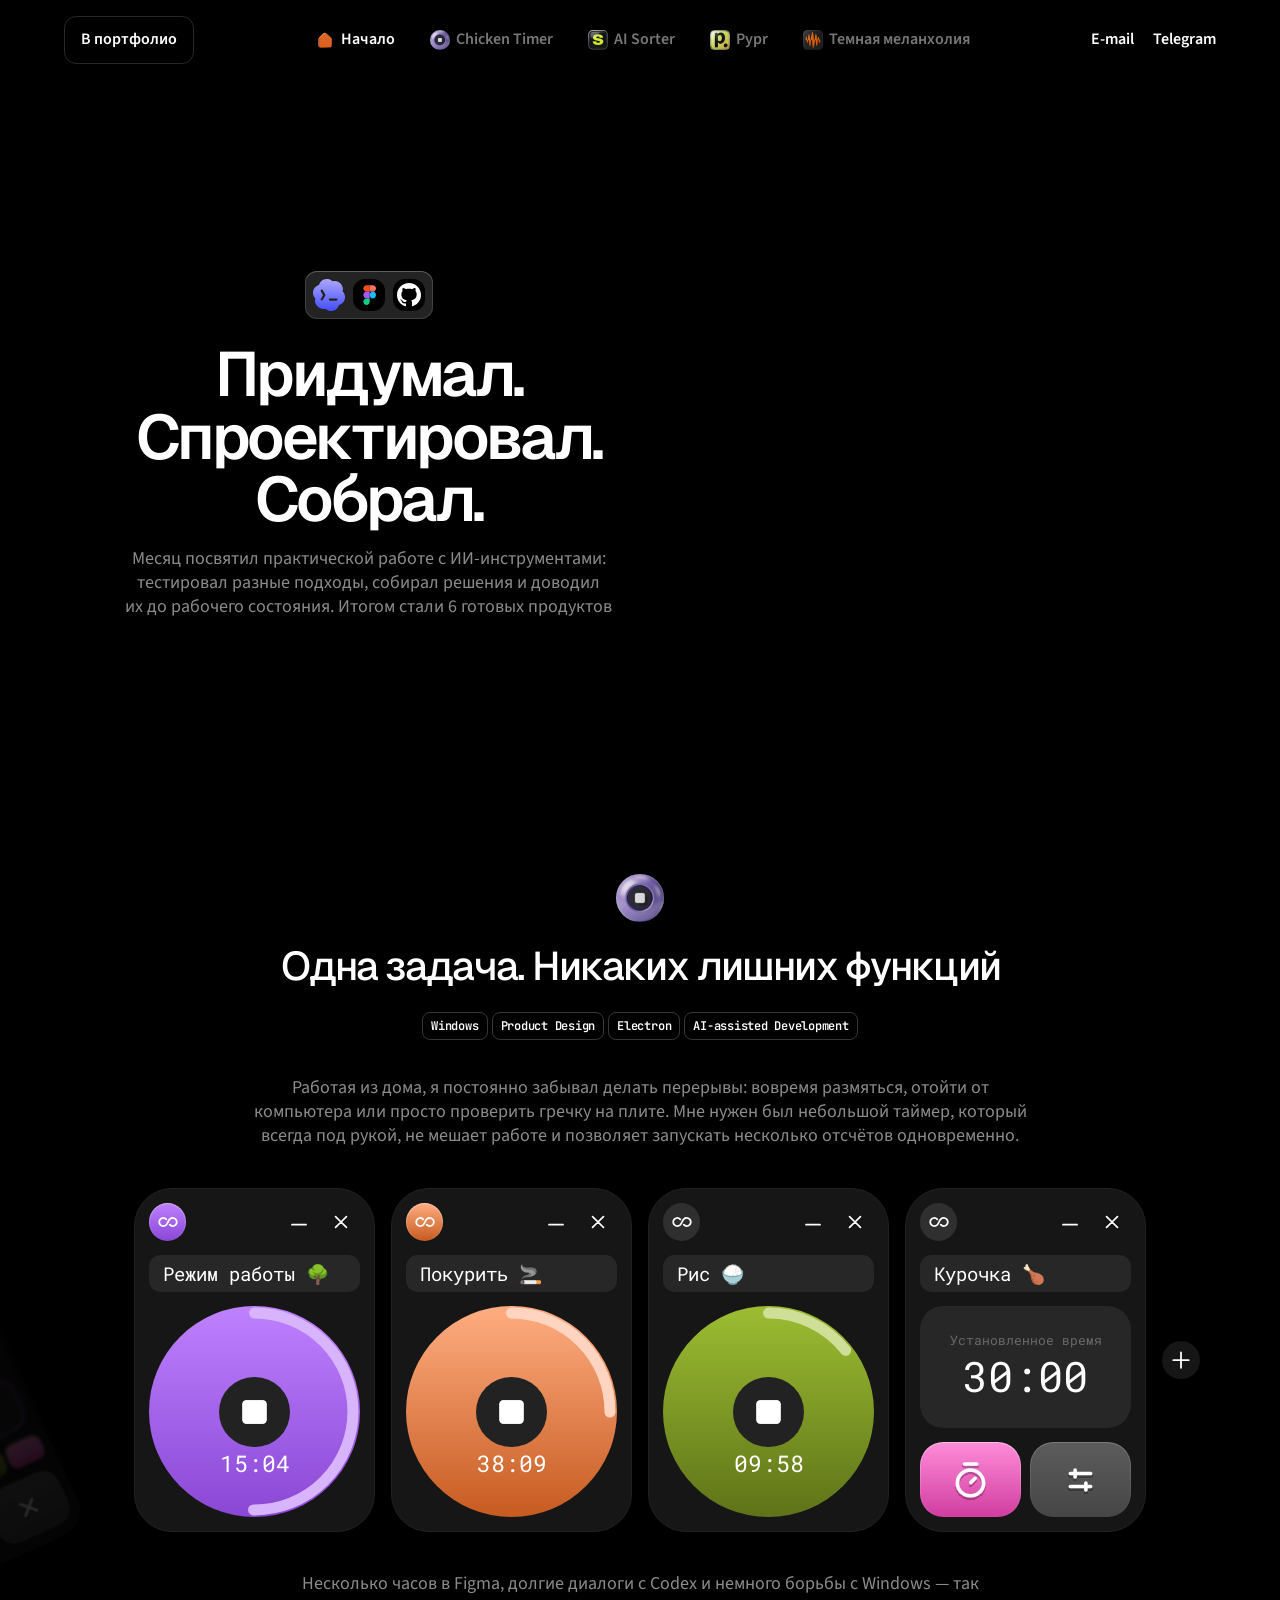
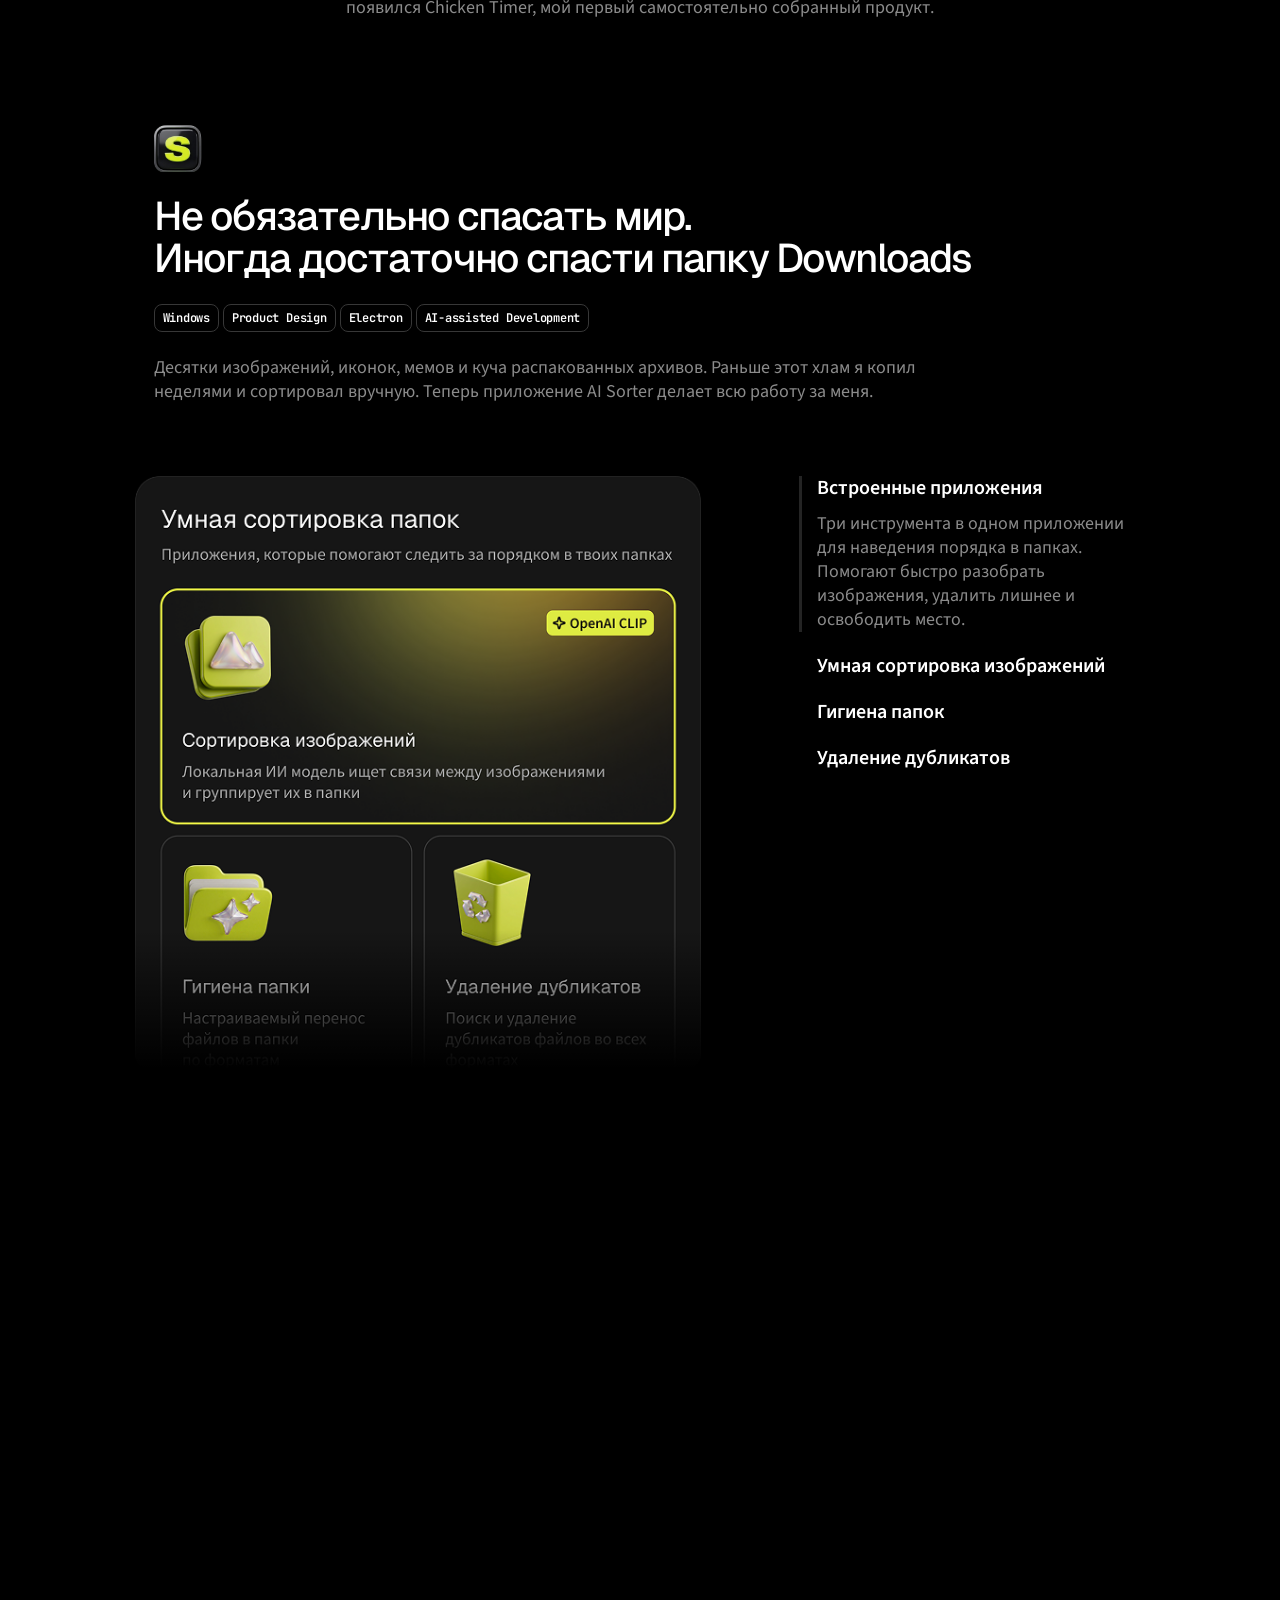
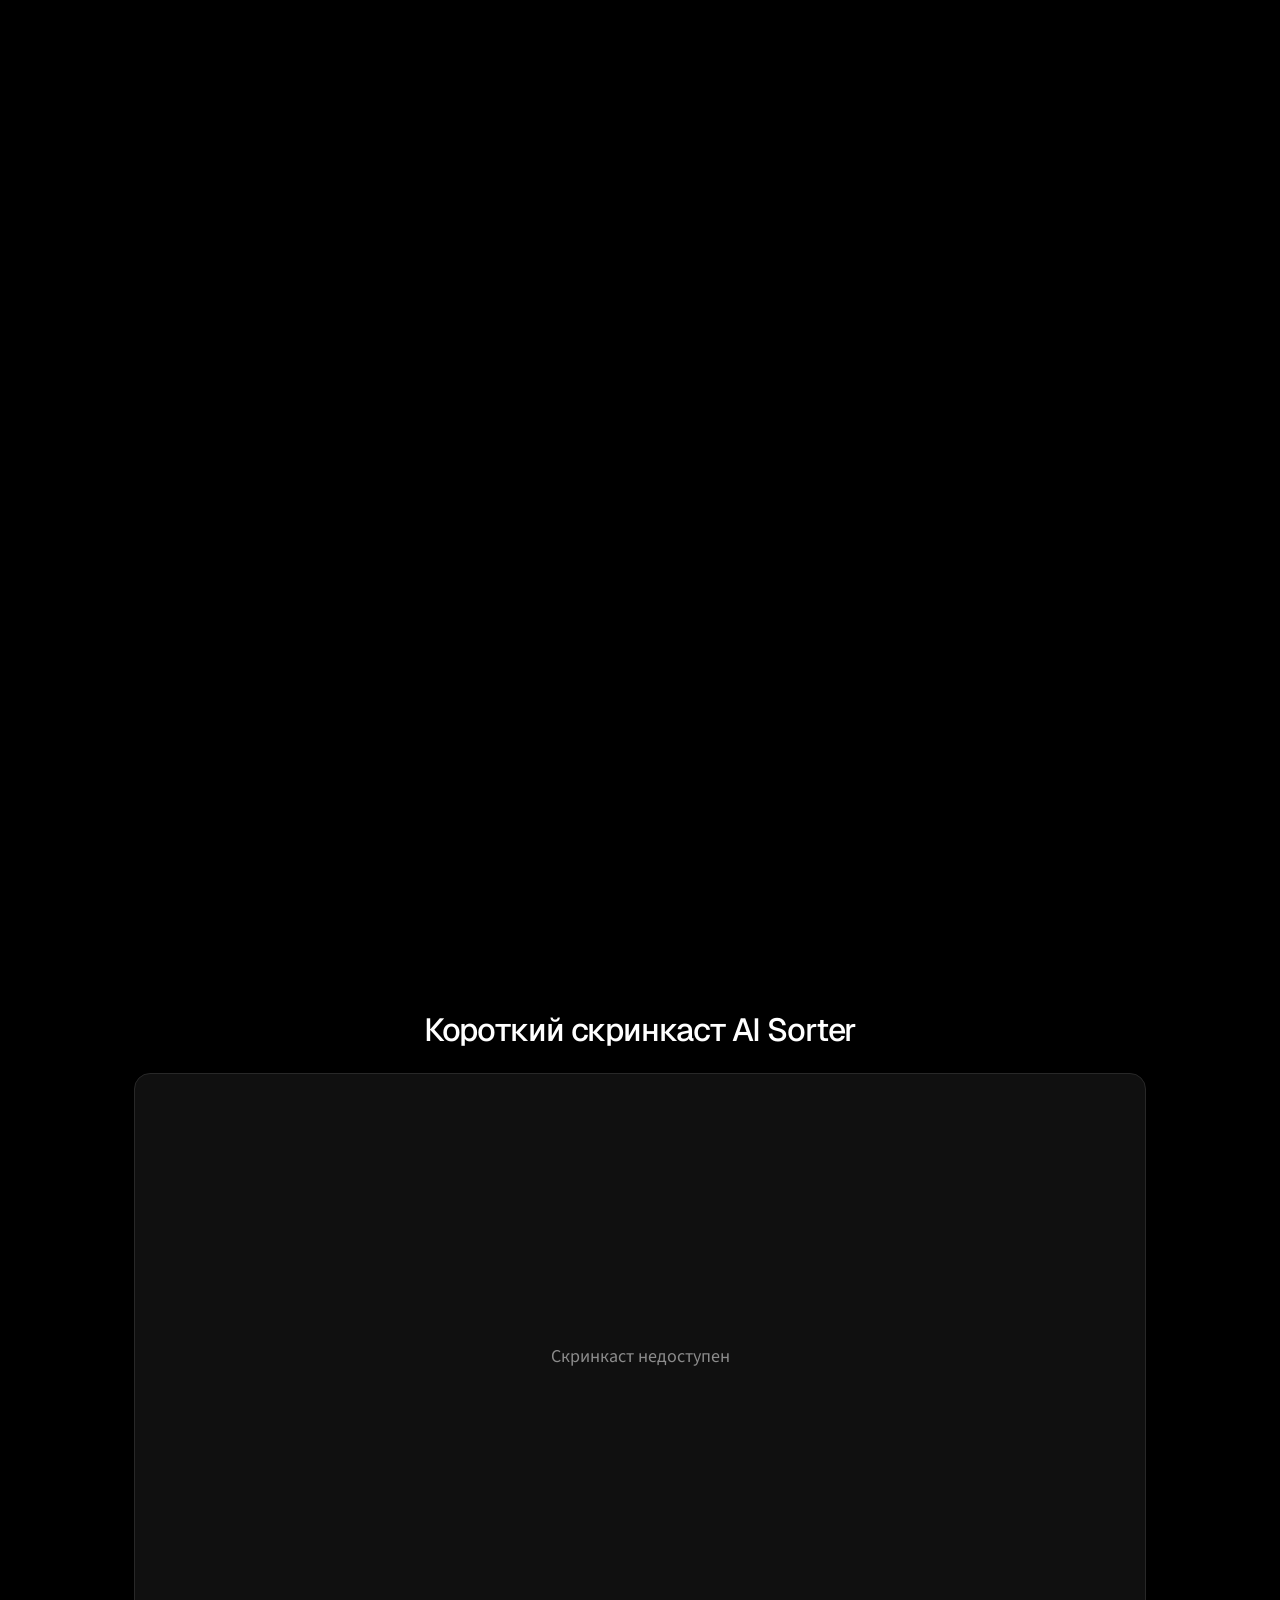
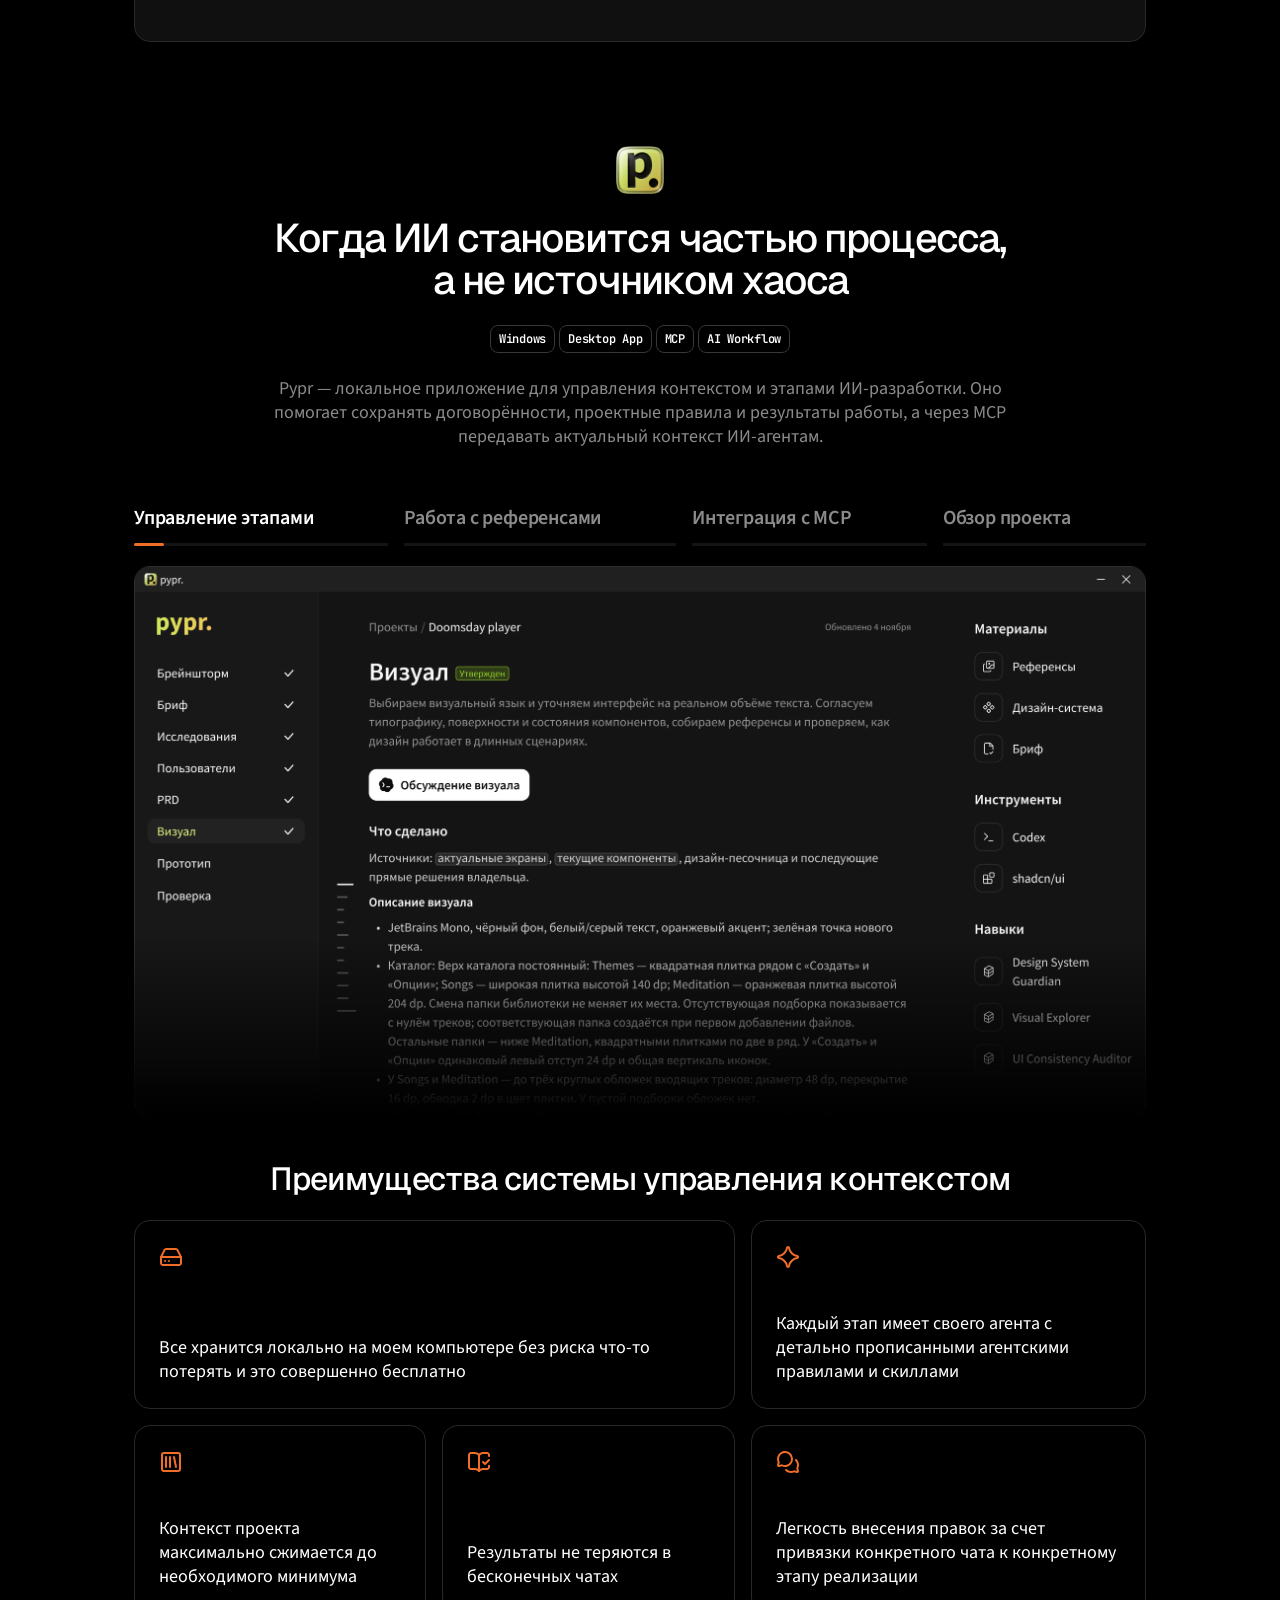
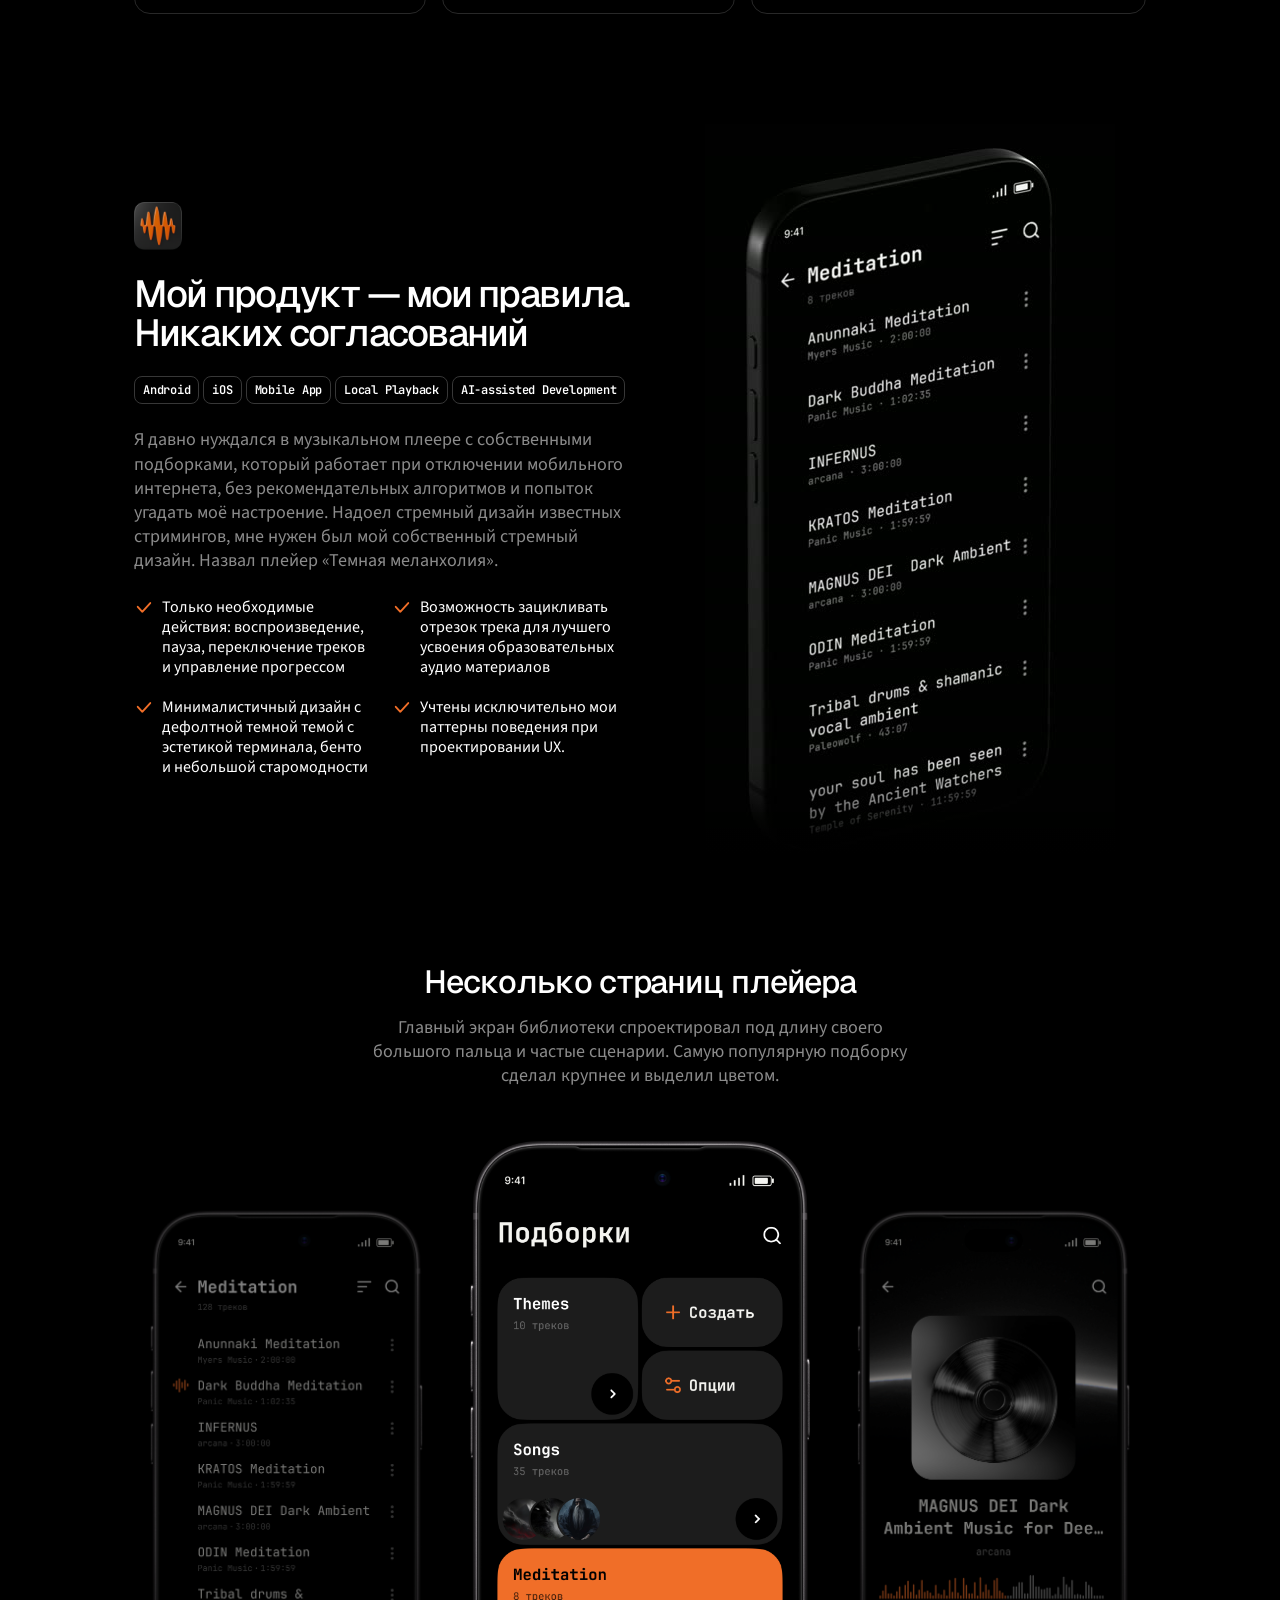
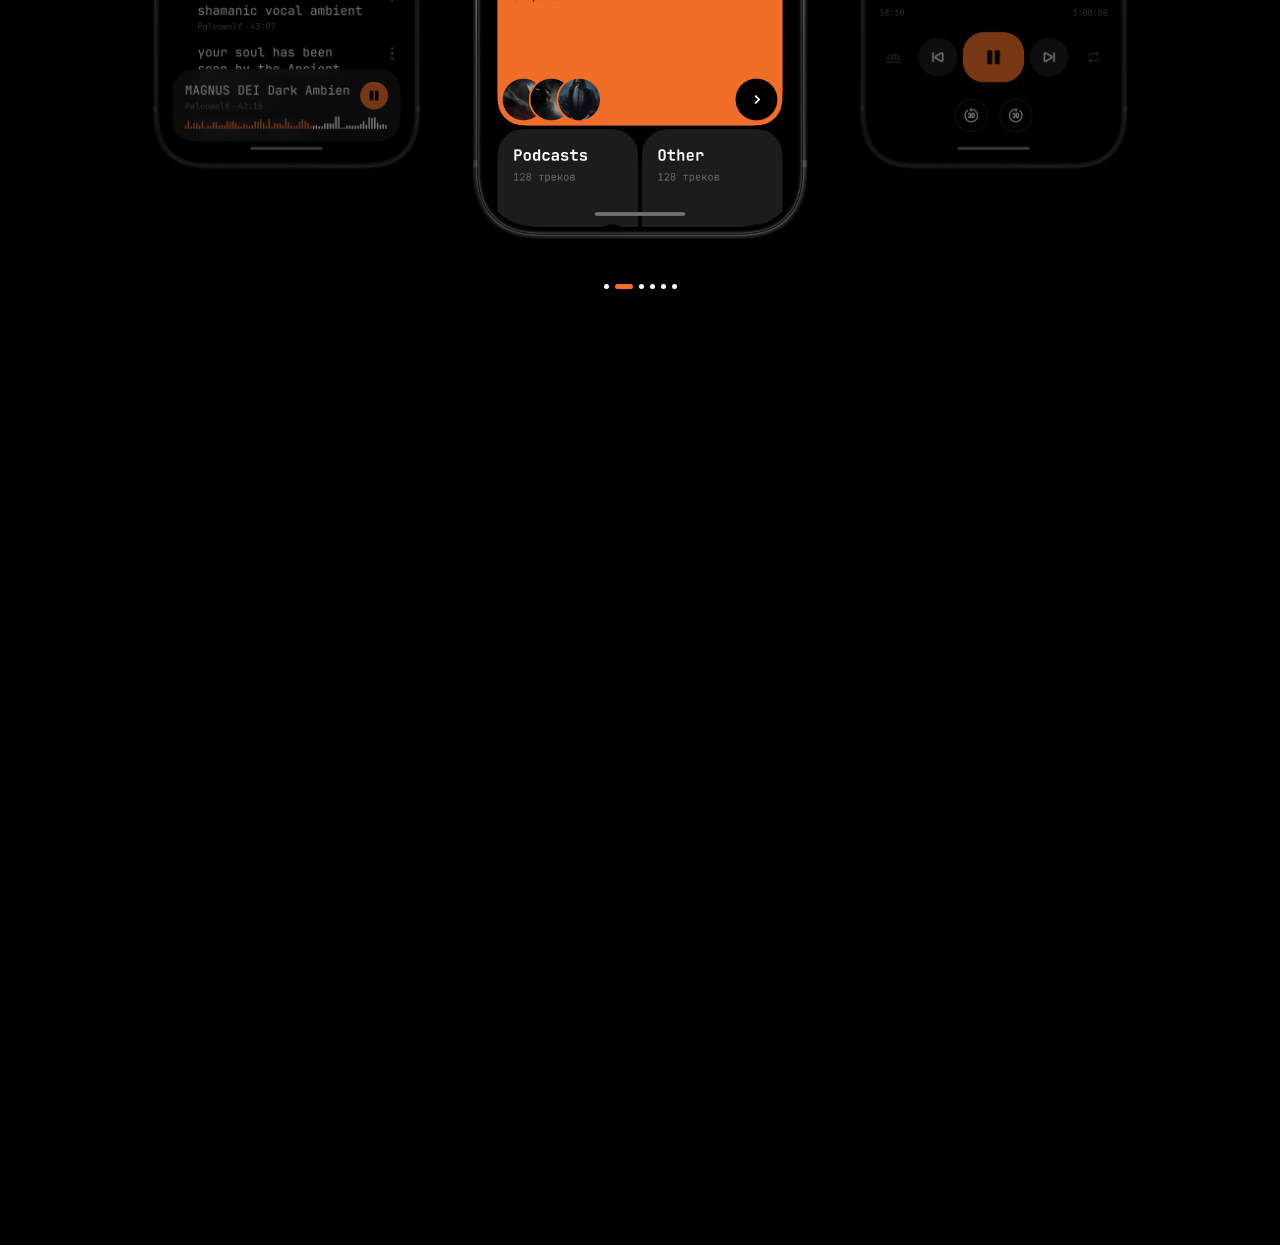
<file: products/index.html>
<!doctype html>
<html lang="ru">
<head>
  <meta charset="utf-8">
  <meta name="viewport" content="width=device-width, initial-scale=1">
  <meta name="description" content="Личные приложения Антона Барбарова для Windows и Android, спроектированные в Figma и собранные с Codex.">
  <title>Мои продукты · Антон Барбаров</title>
  <link rel="icon" href="../favicon.ico">
  <script>
    if (matchMedia('(prefers-reduced-motion: no-preference)').matches) {
      document.documentElement.classList.add('motion');
    }
  </script>
  <link rel="stylesheet" href="products.css?v=36">
  <script src="products.js?v=35" defer onerror="document.documentElement.classList.remove('motion')"></script>
</head>
<body>
  <header class="header">
    <div class="header-inner bound">
      <a class="back" href="../">В портфолио</a>
      <button class="menu" type="button" aria-controls="product-nav" aria-expanded="false" aria-label="Открыть меню"><img src="media/9a5dd.svg" alt=""><img src="media/1c270.svg" class="menu-close" alt=""></button>
      <div class="navigation" id="product-nav">
        <nav aria-label="Разделы страницы">
          <a href="#start" aria-current="location"><img src="media/02492.png" alt="">Начало</a>
          <a href="#chicken-timer"><span class="timer-logo" aria-hidden="true"><img src="media/cee9e.png" alt=""><img src="media/26b8a.png" alt=""></span>Chicken Timer</a>
          <a href="#ai-sorter"><span class="sorter-logo"><img src="media/3f40c.png" alt=""></span>AI Sorter</a>
          <a href="#pypr"><img src="media/3103f.png" alt="">Pypr</a>
          <a href="#dark-melancholy"><img src="media/0ec46.png" alt="">Темная меланхолия</a>
        </nav>
        <div class="header-contacts"><a href="mailto:anton.barbarov@yandex.ru">E-mail</a><a href="https://t.me/moberg_87">Telegram</a></div>
      </div>
    </div>
  </header>

  <main>
    <section class="intro bound" id="start">
      <div class="intro-copy">
        <div class="tools" aria-label="Codex, Figma, GitHub">
          <img alt="" src="media/124ea.svg"><img alt="" src="media/87e98.svg"><img alt="" src="media/c169e.svg">
        </div>
        <h1><span>Придумал.</span> <span>Спроектировал.</span> <span>Собрал.</span></h1>
        <p><span>Месяц посвятил практической работе с ИИ-инструментами:</span> <span>тестировал разные подходы, собирал решения и доводил</span> <span>их до рабочего состояния. Итогом стали 6 готовых продуктов</span></p>
      </div>
      <div class="phone phone-hero" aria-hidden="true">
        <video data-intro playsinline muted preload="none" disablepictureinpicture data-src="media/hero-phone-intro.mp4"></video>
        <video data-loop playsinline muted loop preload="none" disablepictureinpicture data-src="media/hero-phone-loop.mp4"></video>
      </div>
    </section>

    <section class="timer-section" id="chicken-timer">
      <div class="bound">
        <div class="section-head centered reveal"><span class="app-logo timer-logo" aria-hidden="true"><img src="media/cee9e.png" alt=""><img src="media/26b8a.png" alt=""></span>
          <h2>Одна задача. Никаких лишних функций</h2>
          <ul class="tags"><li>Windows</li><li>Product Design</li><li>Electron</li><li>AI-assisted Development</li></ul>
          <p>Работая из дома, я постоянно забывал делать перерывы: вовремя размяться, отойти от компьютера или просто проверить гречку на плите. Мне нужен был небольшой таймер, который всегда под рукой, не мешает работе и позволяет запускать несколько отсчётов одновременно.</p>
        </div>
        <div class="timers-wrap reveal">
          <img class="timer-float timer-left" src="media/9cc8d.png" alt="" loading="lazy">
          <img class="timer-float timer-right" src="media/a9eac.png" alt="" loading="lazy">
          <div class="timers" aria-label="Демонстрация таймеров">
            <div class="timer purple" data-seconds="907" data-progress=".5">
              <div class="timer-controls" aria-hidden="true"><img src="media/bcfaa.svg" alt=""><img src="media/6a086.svg" alt=""><img src="media/320b3.svg" alt=""></div>
              <div class="timer-name">Режим работы 🌳</div>
              <div class="timer-face">
                <div class="timer-disc"><svg class="timer-progress" viewBox="0 0 100 100" aria-hidden="true"><circle cx="50" cy="50" r="46.65" pathLength="100"/></svg><span class="timer-stop" aria-hidden="true"><img src="media/3bca2.svg" alt=""></span><span>15:07</span></div>
              </div>

            </div>
            <div class="timer orange" data-seconds="2292" data-progress=".25">
              <div class="timer-controls" aria-hidden="true"><img src="media/bcfaa.svg" alt=""><img src="media/6a086.svg" alt=""><img src="media/320b3.svg" alt=""></div>
              <div class="timer-name">Покурить 🚬</div>
              <div class="timer-face">
                <div class="timer-disc"><svg class="timer-progress" viewBox="0 0 100 100" aria-hidden="true"><circle cx="50" cy="50" r="46.65" pathLength="100"/></svg><span class="timer-stop" aria-hidden="true"><img src="media/3bca2.svg" alt=""></span><span>38:12</span></div>
              </div>

            </div>
            <div class="timer green" data-seconds="601" data-progress=".139">
              <div class="timer-controls" aria-hidden="true"><img src="media/bcfaa.svg" alt=""><img src="media/6a086.svg" alt=""><img src="media/320b3.svg" alt=""></div>
              <div class="timer-name">Рис 🍚</div>
              <div class="timer-face">
                <div class="timer-disc"><svg class="timer-progress" viewBox="0 0 100 100" aria-hidden="true"><circle cx="50" cy="50" r="46.65" pathLength="100"/></svg><span class="timer-stop" aria-hidden="true"><img src="media/3bca2.svg" alt=""></span><span>10:01</span></div>
              </div>

            </div>
            <div class="timer pink" >
              <div class="timer-controls" aria-hidden="true"><img src="media/bcfaa.svg" alt=""><img src="media/6a086.svg" alt=""><img src="media/320b3.svg" alt=""></div>
              <div class="timer-name">Курочка 🍗</div>
              <div class="timer-face">
                <div class="timer-set">Установленное время<strong>30:00</strong></div>
              </div>
              <div class="timer-actions" aria-hidden="true">
                <span><img src="media/5d5bf.svg" alt=""></span>
                <span><img src="media/b1929.svg" alt=""></span>
              </div>
            </div>
            <div class="timer-add" aria-hidden="true"><img src="media/2e005.svg" alt=""></div>
          </div>
        </div>
        <p class="centered timer-note reveal">Несколько часов в Figma, долгие диалоги с Codex и немного борьбы с Windows — так появился Chicken Timer, мой первый самостоятельно собранный продукт.</p>
      </div>
    </section>

    <section class="bound sorter" id="ai-sorter">
      <div class="sorter-track" data-sorter>
        <div class="sorter-pin">
          <div class="section-head inset reveal"><span class="app-logo sorter-logo" aria-hidden="true"><img src="media/3f40c.png" alt=""></span>
            <h2>Не обязательно спасать мир.<br> Иногда достаточно спасти папку Downloads</h2>
            <ul class="tags"><li>Windows</li><li>Product Design</li><li>Electron</li><li>AI-assisted Development</li></ul>
            <p>Десятки изображений, иконок, мемов и куча распакованных архивов. Раньше этот хлам я копил неделями и сортировал вручную. Теперь приложение AI Sorter делает всю работу за меня.</p>
          </div>
          <div class="sorter-content reveal">
            <div class="sorter-media">
              <img src="media/ai-sorter-01.png" alt="Встроенные приложения в AI Sorter">
              <img src="media/ai-sorter-02.png" alt="Умная сортировка изображений в AI Sorter" hidden>
              <img src="media/ai-sorter-03.png" alt="Гигиена папок в AI Sorter" hidden>
              <img src="media/ai-sorter-04.png" alt="Удаление дубликатов в AI Sorter" hidden>
              <div class="sorter-thumbnail" hidden aria-hidden="true">
                <div class="sorter-thumbnail-card"><img src="media/0fc3c.png" alt=""><span>2</span></div>
                <img class="sorter-cursor" src="media/1fcd6.svg" alt="">
              </div>
            </div>
            <div class="sorter-steps">
              <div class="sorter-step" data-active><h3><button type="button" id="sorter-toggle-1" aria-expanded="true" aria-controls="sorter-panel-1">Встроенные приложения</button></h3><div class="sorter-panel" id="sorter-panel-1"><p>Три инструмента в одном приложении для наведения порядка в папках. Помогают быстро разобрать изображения, удалить лишнее и освободить место.</p></div></div>
              <div class="sorter-step"><h3><button type="button" id="sorter-toggle-2" aria-expanded="false" aria-controls="sorter-panel-2">Умная сортировка изображений</button></h3><div class="sorter-panel" id="sorter-panel-2" inert><p>Локальная AI-модель анализирует изображения и предлагает сортировку. Можно вручную исправлять, переименовывать и добавлять группы, просматривать и удалять фото. Регулируя параметр поиска сходств, модель ищет семантические связи. Чем выше параметр, тем более мелкие детали выявляет модель. Рекомендуемый диапазон — 58–73%.</p></div></div>
              <div class="sorter-step"><h3><button type="button" id="sorter-toggle-3" aria-expanded="false" aria-controls="sorter-panel-3">Гигиена папок</button></h3><div class="sorter-panel" id="sorter-panel-3" inert><p>Помогает очистить папку без ручного перебора файлов. Сортирует файлы по форматам и удаляет в корзину архивы, содержимое которых уже распаковано.</p></div></div>
              <div class="sorter-step"><h3><button type="button" id="sorter-toggle-4" aria-expanded="false" aria-controls="sorter-panel-4">Удаление дубликатов</button></h3><div class="sorter-panel" id="sorter-panel-4" inert><p>Находит одинаковые файлы и помогает избавиться от лишних копий. Перед удалением можно проверить найденные совпадения. Есть настройка поиска дубликатов во вложенных папках с возможностью делать исключения.</p></div></div>
            </div>
          </div>
        </div>
      </div>
      <figure class="screencast reveal">
        <figcaption>Короткий скринкаст AI Sorter</figcaption>
        <video controls autoplay loop playsinline muted preload="metadata" poster="media/sorter-screencast-poster.jpg" src="media/sorter-screencast.mp4" aria-label="Короткий скринкаст AI Sorter"></video>
        <p class="media-fallback" hidden>Скринкаст недоступен</p>
      </figure>
    </section>

    <section class="bound" id="pypr">
      <div class="section-head centered reveal"><img class="app-logo" src="media/3103f.png" alt="" width="48" height="48">
        <h2>Когда ИИ становится частью процесса,<br> а не источником хаоса</h2>
        <ul class="tags"><li>Windows</li><li>Desktop App</li><li>MCP</li><li>AI Workflow</li></ul>
        <p>Pypr — локальное приложение для управления контекстом и этапами ИИ-разработки. Оно помогает сохранять договорённости, проектные правила и результаты работы, а через MCP передавать актуальный контекст ИИ-агентам.</p>
      </div>
      <div class="pypr-demo reveal" data-tabs>
        <div class="tabs" role="tablist" aria-label="Возможности Pypr">
          <button id="pypr-tab-0" type="button" role="tab" aria-controls="pypr-panel-0" aria-selected="true" tabindex="0">Управление этапами</button>
          <button id="pypr-tab-1" type="button" role="tab" aria-controls="pypr-panel-1" aria-selected="false" tabindex="-1">Работа с референсами</button>
          <button id="pypr-tab-2" type="button" role="tab" aria-controls="pypr-panel-2" aria-selected="false" tabindex="-1">Интеграция с MCP</button>
          <button id="pypr-tab-3" type="button" role="tab" aria-controls="pypr-panel-3" aria-selected="false" tabindex="-1">Обзор проекта</button>
        </div>
        <div class="tab-panel" id="pypr-panel-0" role="tabpanel" aria-labelledby="pypr-tab-0"><img src="media/c3294.png" alt="Управление этапами" loading="lazy"></div>
        <div class="tab-panel" id="pypr-panel-1" role="tabpanel" aria-labelledby="pypr-tab-1" hidden><img src="media/7bb2b.png" alt="Работа с референсами" loading="lazy"></div>
        <div class="tab-panel" id="pypr-panel-2" role="tabpanel" aria-labelledby="pypr-tab-2" hidden><img src="media/9ba42.png" alt="Интеграция с MCP" loading="lazy"></div>
        <div class="tab-panel" id="pypr-panel-3" role="tabpanel" aria-labelledby="pypr-tab-3" hidden><img src="media/f7042.png" alt="Обзор проекта" loading="lazy"></div>
      </div>
      <div class="benefits reveal">
        <h3>Преимущества системы управления контекстом</h3>
        <ul><li><img src="media/86c53.svg" alt="">Все хранится локально на моем компьютере без риска что-то потерять и это совершенно бесплатно</li><li><img src="media/a5c20.svg" alt="">Каждый этап имеет своего агента с детально прописанными агентскими правилами и скиллами</li><li><img src="media/b4e92.svg" alt="">Контекст проекта максимально сжимается до необходимого минимума</li><li><img src="media/caea6.svg" alt="">Результаты не теряются в бесконечных чатах</li><li><img src="media/39e40.svg" alt="">Легкость внесения правок за счет привязки конкретного чата к конкретному этапу реализации</li></ul>
      </div>
    </section>

    <section class="bound" id="dark-melancholy">
      <div class="melancholy">
        <div class="section-head reveal"><img class="app-logo" src="media/0ec46.png" alt="" width="48" height="48">
          <h2>Мой продукт — мои правила.<br>Никаких согласований</h2>
          <ul class="tags"><li>Android</li><li>iOS</li><li>Mobile App</li><li>Local Playback</li><li>AI-assisted Development</li></ul>
          <p>Я давно нуждался в музыкальном плеере с собственными подборками, который работает при отключении мобильного интернета, без рекомендательных алгоритмов и попыток угадать моё настроение. Надоел стремный дизайн известных стримингов, мне нужен был мой собственный стремный дизайн. Назвал плейер «Темная меланхолия».</p>
          <ul class="features">
            <li><img src="media/5b24f.svg" alt="">Только необходимые действия: воспроизведение, пауза, переключение треков и управление прогрессом</li><li><img src="media/5b24f.svg" alt="">Возможность зацикливать отрезок трека для лучшего усвоения образовательных аудио материалов</li><li><img src="media/5b24f.svg" alt="">Минималистичный дизайн с дефолтной темной темой с эстетикой терминала, бенто и небольшой старомодности</li><li><img src="media/5b24f.svg" alt="">Учтены исключительно мои паттерны поведения при проектировании UX.</li>
          </ul>
        </div>
        <div class="phone phone-case reveal" role="img" aria-label="Мокап плеера «Темная меланхолия»">
          <img class="phone-still" src="media/melancholy-mockup-poster.jpg" alt="" loading="lazy">
          <video muted playsinline loop preload="none" data-src="media/melancholy-mockup.mp4"></video>
        </div>
      </div>
      <div class="gallery reveal" data-gallery>
        <h3 class="centered">Несколько страниц плейера</h3>
        <div class="gallery-captions centered">
          <p aria-hidden="true" inert>Список треков оформил в духе кода и терминала: моноширинный шрифт, никаких превью и общий стиль old-fashioned.</p>
          <p data-current>Главный экран библиотеки спроектировал под длину своего большого пальца и частые сценарии. Самую популярную подборку сделал крупнее и выделил цветом.</p>
          <p aria-hidden="true" inert>Со страницы трека убрал лишнее. Оставил анимированный шейдер на фоне и только те кнопки управления, которыми пользуюсь.</p>
          <p aria-hidden="true" inert>Я часто зацикливаю короткие фрагменты учебных аудио. В других плеерах это неудобно или недоступно, поэтому добавил такую возможность в свой.</p>
          <p aria-hidden="true" inert>На аскетичном экране приветствия — анимированный шейдер в виде чёрной дыры, ломаная типографика и загрузка папки с подборками с телефона.</p>
          <p aria-hidden="true" inert>Для разных типов аудио сделал гибкие настройки. Оставил между элементами много воздуха, чтобы избежать случайных нажатий и путаницы.</p>
        </div>
        <div class="gallery-stage">
          <button type="button" aria-label="Экран 1" data-slide="0" data-position="-1"><img src="media/04e6e.png?v=2" alt="" loading="lazy"></button>
          <button type="button" aria-label="Экран 2" data-slide="1" data-position="0"><img src="media/b8007.png?v=2" alt="" loading="lazy"></button>
          <button type="button" aria-label="Экран 3" data-slide="2" data-position="1"><img src="media/f543d.png?v=2" alt="" loading="lazy"></button>
          <button type="button" aria-label="Экран 4" data-slide="3" hidden><img src="media/eb119.png?v=2" alt="" loading="lazy"></button>
          <button type="button" aria-label="Экран 5" data-slide="4" hidden><img src="media/dc499.png" alt="" loading="lazy"></button>
          <button type="button" aria-label="Экран 6" data-slide="5" hidden><img src="media/532b0.png" alt="" loading="lazy"></button>
        </div>
        <div class="gallery-points" aria-label="Выбрать экран">
          <button type="button" data-point="0" aria-label="Экран 1" aria-pressed="false"></button><button type="button" data-point="1" aria-label="Экран 2" aria-pressed="true"></button><button type="button" data-point="2" aria-label="Экран 3" aria-pressed="false"></button><button type="button" data-point="3" aria-label="Экран 4" aria-pressed="false"></button><button type="button" data-point="4" aria-label="Экран 5" aria-pressed="false"></button><button type="button" data-point="5" aria-label="Экран 6" aria-pressed="false"></button>
        </div>
      </div>
    </section>

    <section class="bound results centered">
      <div class="reveal">
        <h2>Продукты, которые остались со мной</h2>
        <p>Месяц суперпогружения в AI-инструменты дал 6 реальных помощников, которыми я пользуюсь каждый день. Это не разовый эксперимент: видимо, новый стек уже стал частью моего рабочего ритма. Да, путь был через много итераций и бессонных ночей. Считаю, оно того&nbsp;стоило.</p>
      </div>
      <figure class="vinyl reveal">
        <picture><source media="(prefers-reduced-motion: reduce)" srcset="media/vinyl-still.png"><img src="media/vinyl-loop.gif" width="640" height="640" loading="lazy" alt="Фигурка в шляпе на виниловой пластинке"></picture>
        <figcaption>Я не грущу, просто хочу спать</figcaption>
      </figure>
      <footer class="reveal">
        <h3>Буду рад пообщаться и обсудить возможное сотрудничество ✍️</h3>
        <div class="contact-links"><a href="https://t.me/moberg_87"><span>Телеграм</span>@moberg_87</a><a href="mailto:anton.barbarov@yandex.ru"><span>Электронная почта</span>anton.barbarov@yandex.ru</a></div>
      </footer>
    </section>
  </main>
</body>
</html>
</file>
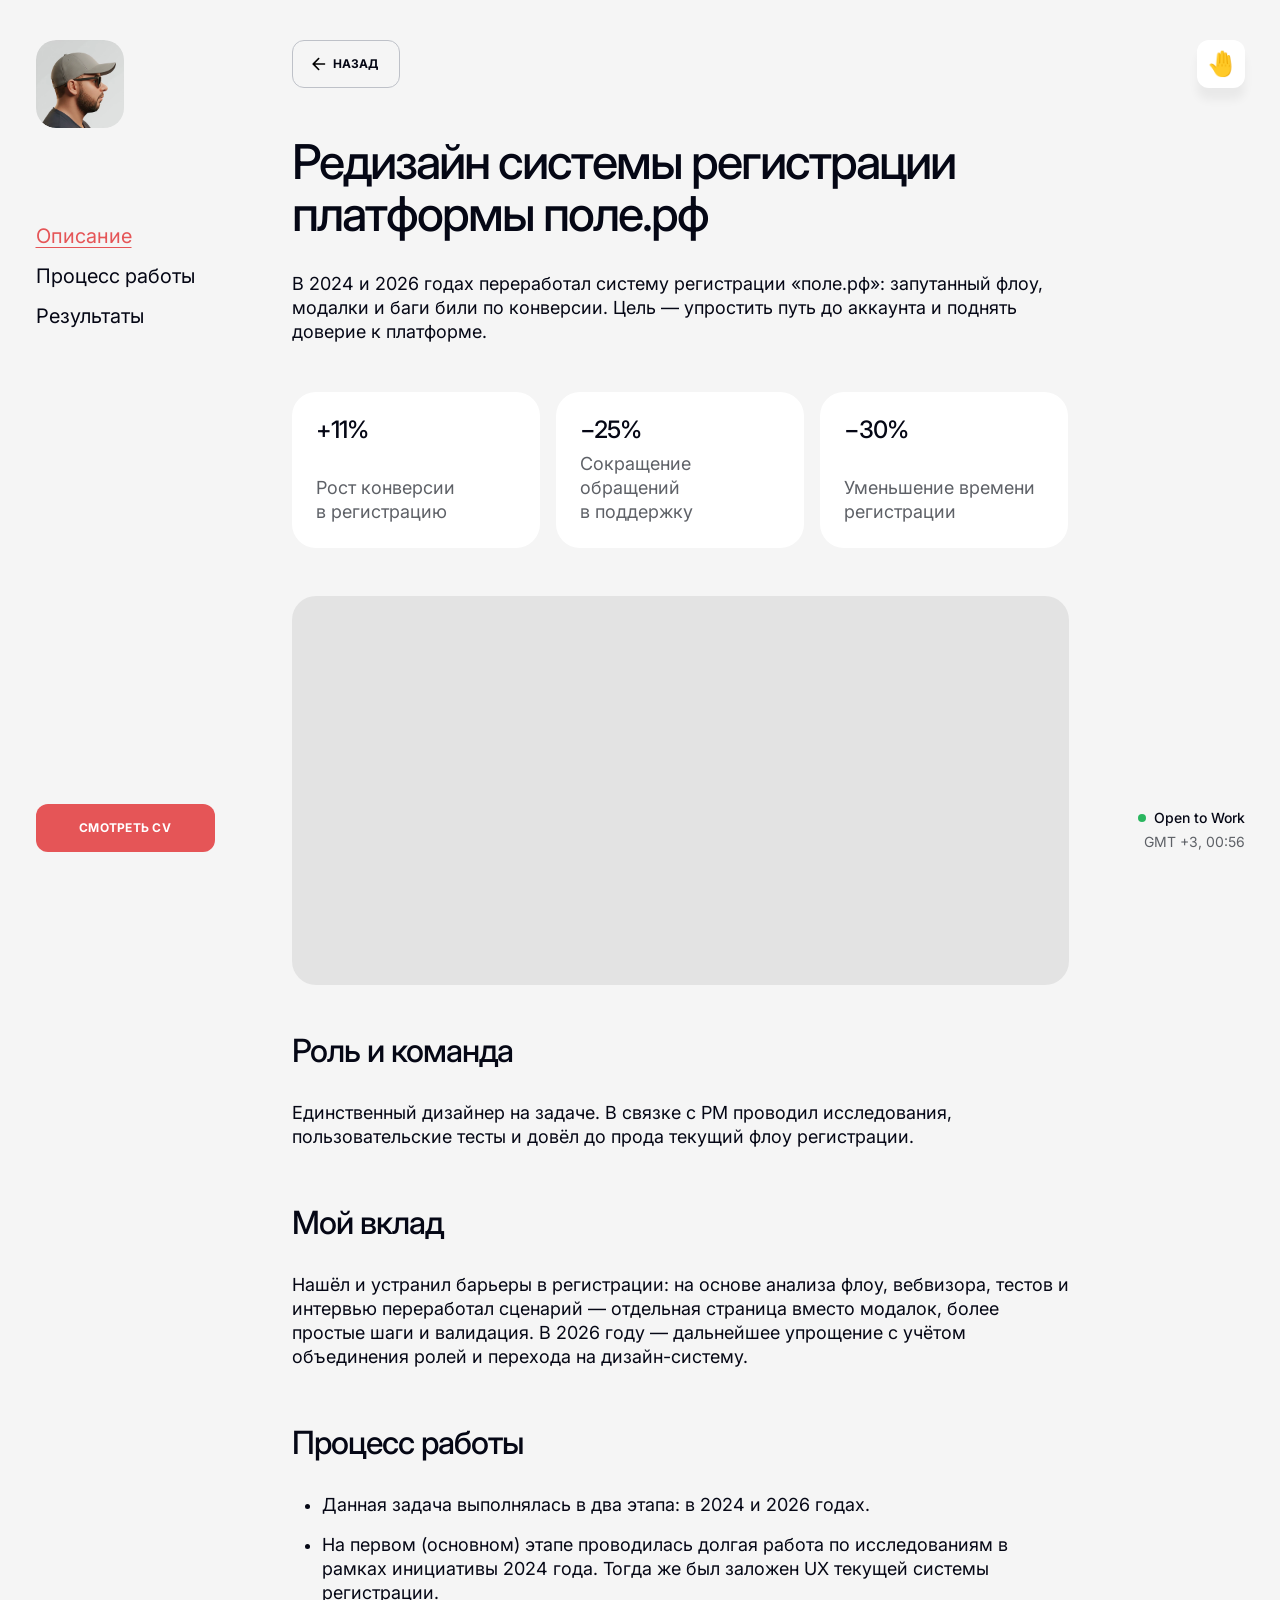
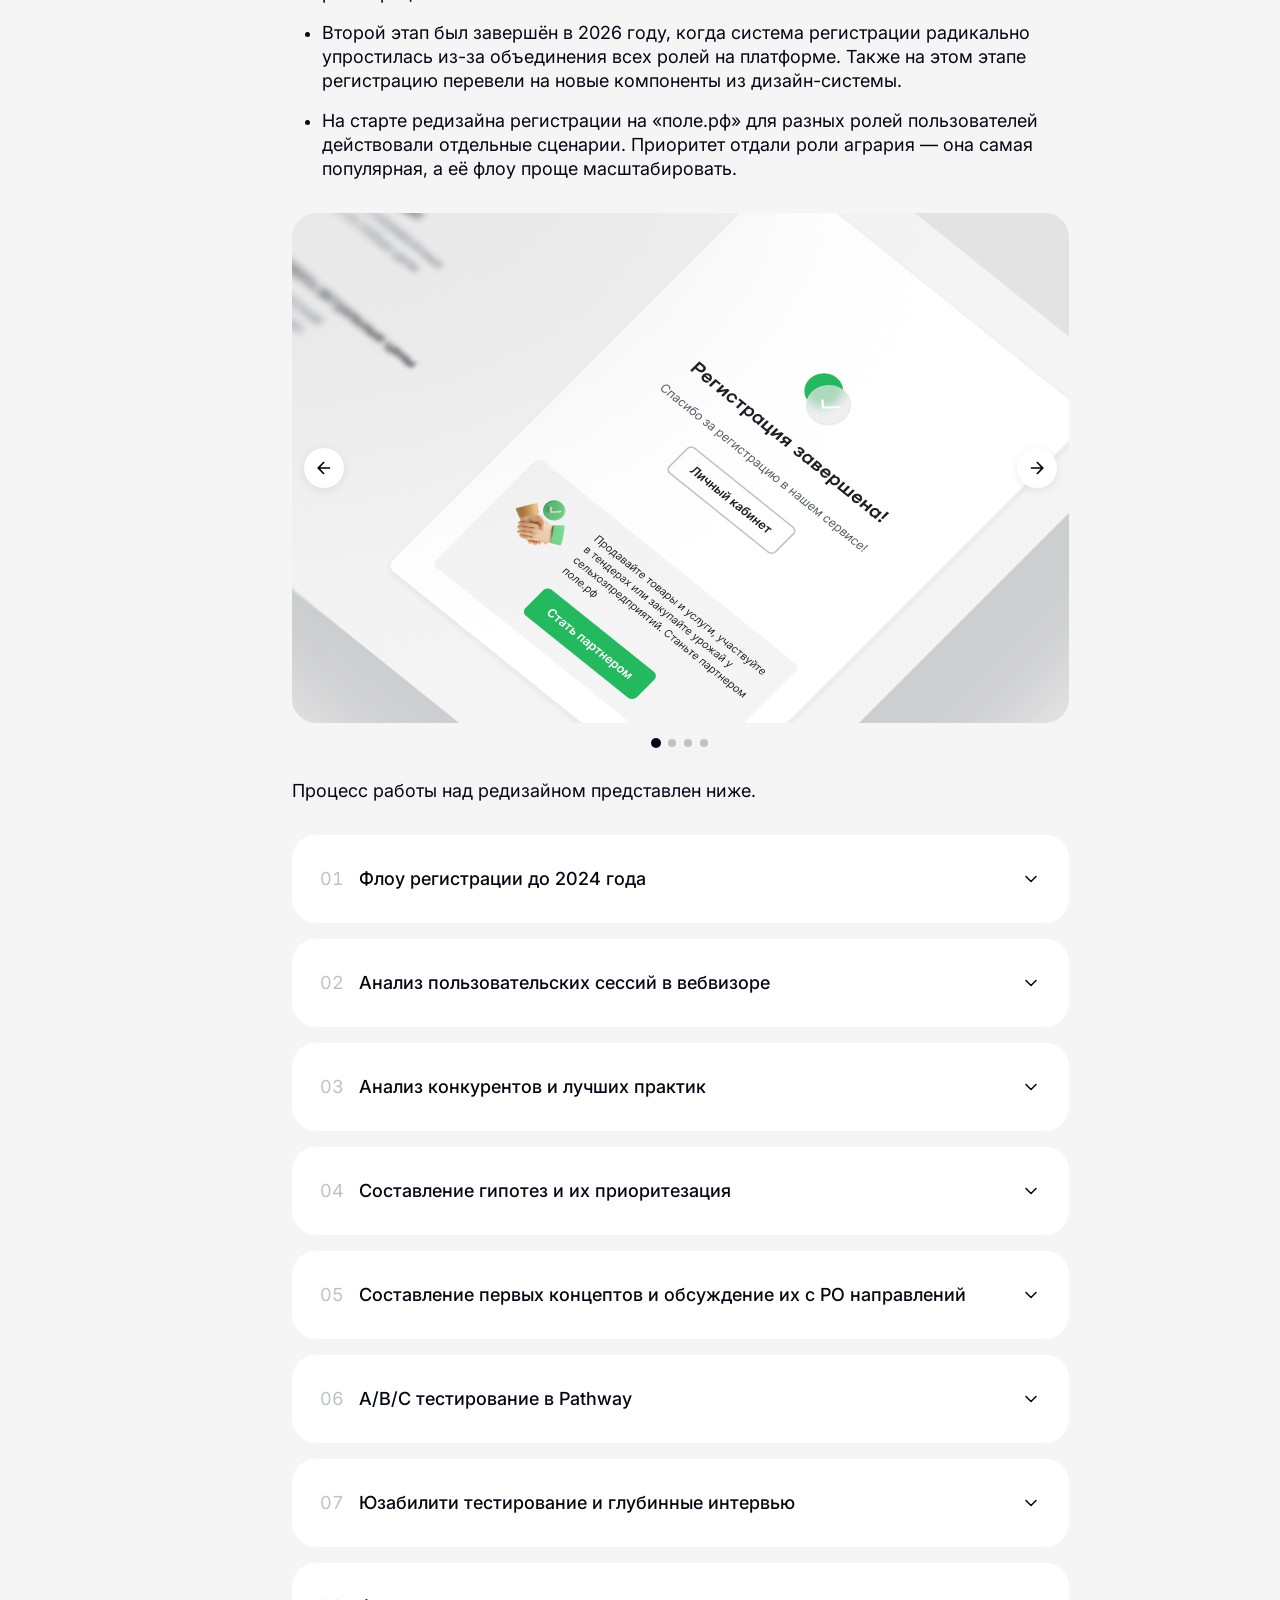
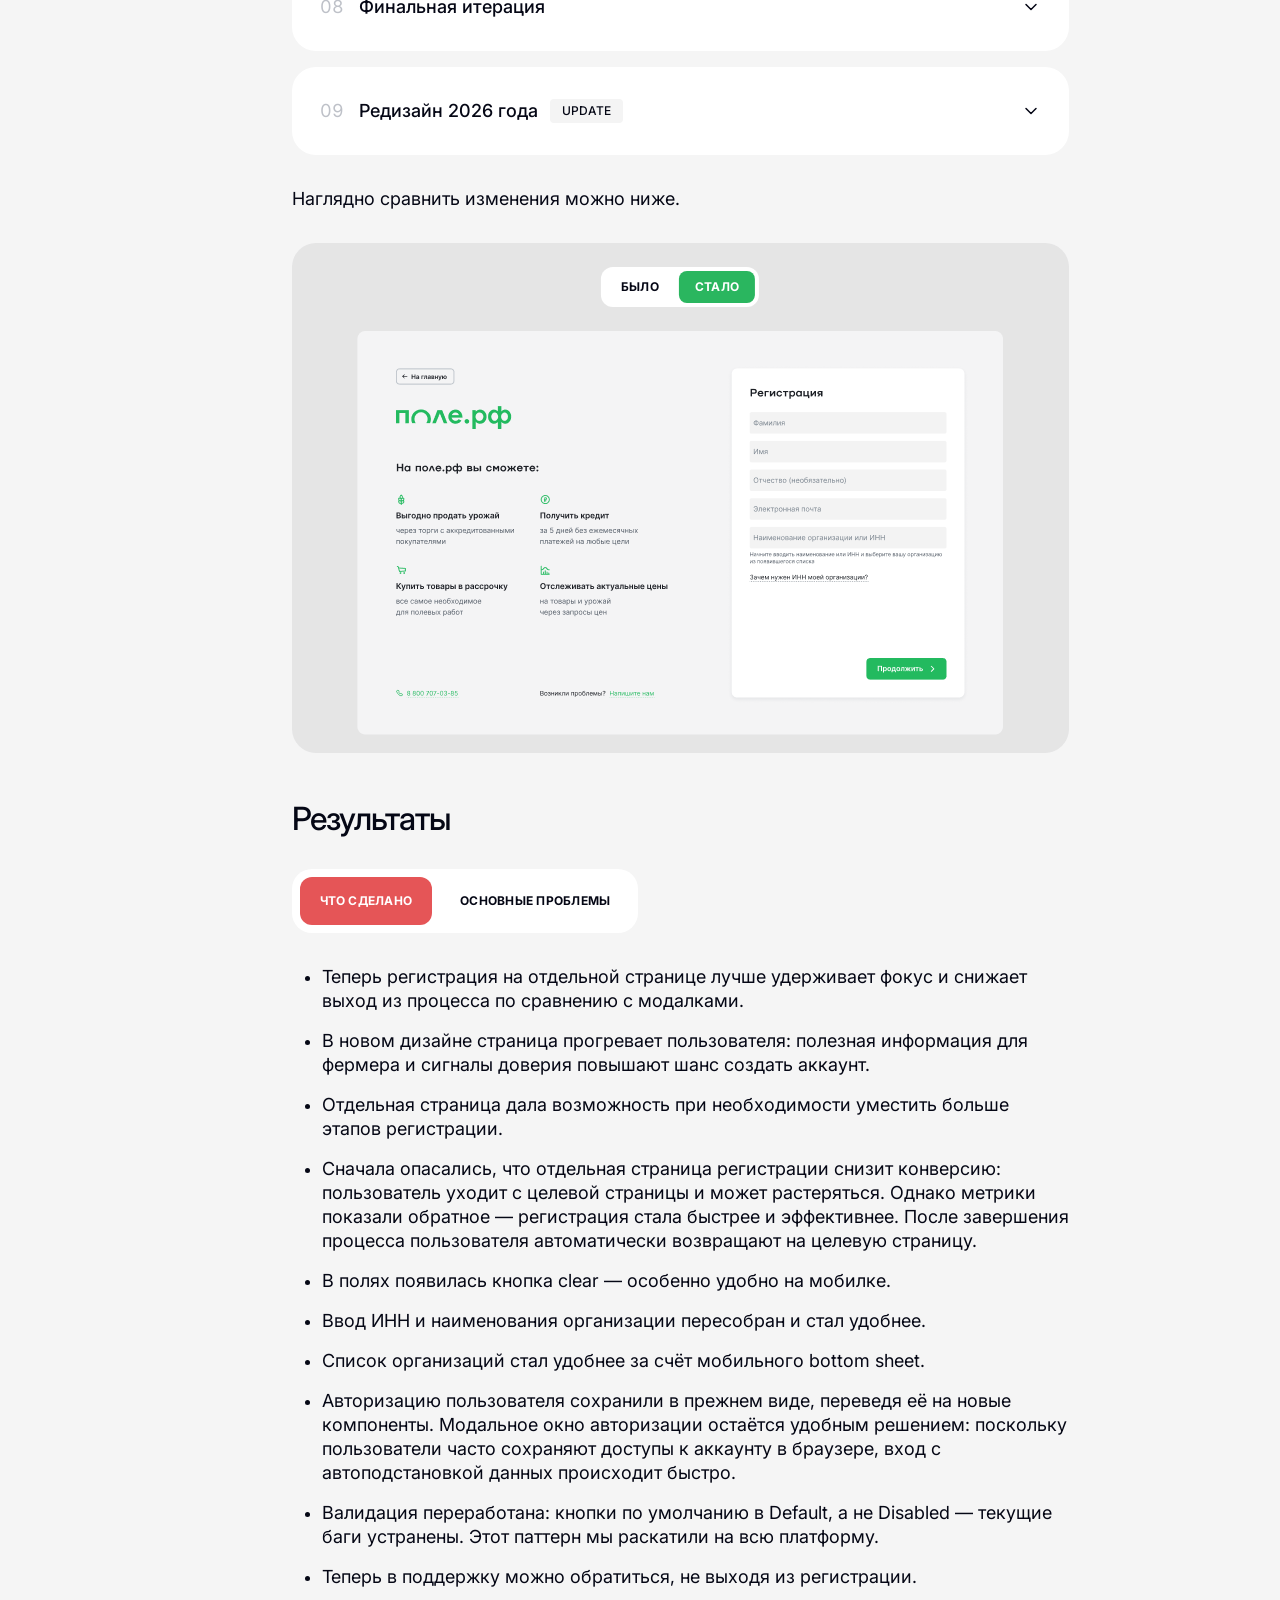
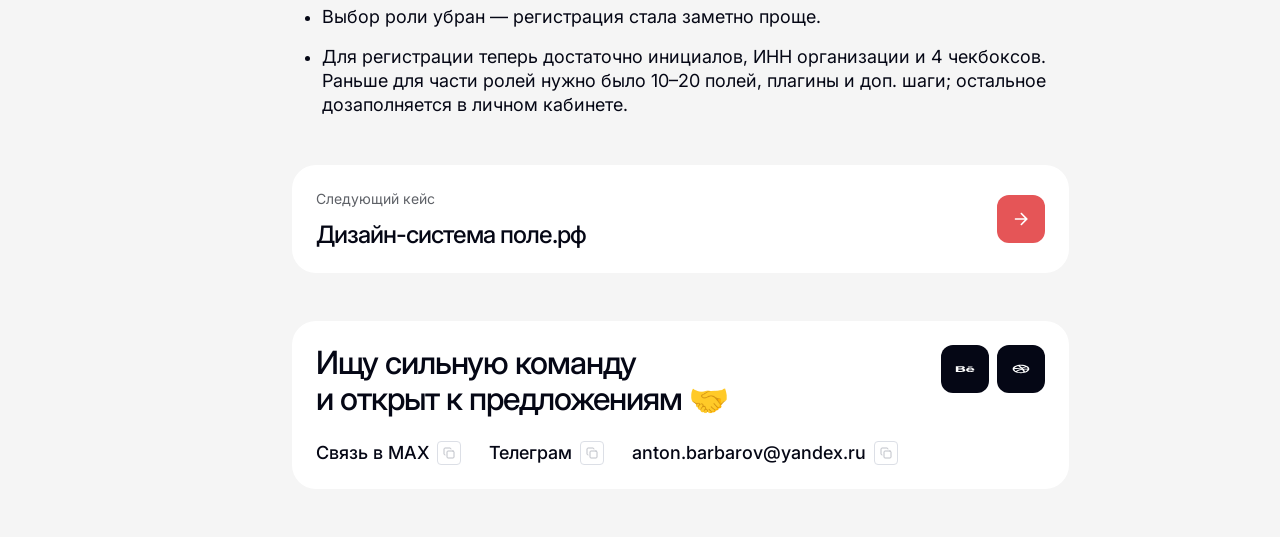
<file: case-03.html>
<!DOCTYPE html>
<html lang="ru">
  <head>
    <meta charset="UTF-8" />
    <meta name="viewport" content="width=device-width, initial-scale=1.0" />
    <script>if('scrollRestoration' in history)history.scrollRestoration='manual'</script>
    <title>Кейс — Редизайн системы регистрации платформы поле.рф</title>
    <link rel="icon" href="./favicon.ico" sizes="any" />
    <link rel="icon" type="image/png" sizes="32x32" href="./favicon-32x32.png" />
    <link rel="icon" type="image/png" sizes="16x16" href="./favicon-16x16.png" />
    <link rel="apple-touch-icon" href="./apple-touch-icon.png" />
    <link rel="manifest" href="./site.webmanifest" />
    <link rel="preconnect" href="https://fonts.googleapis.com" />
    <link rel="preconnect" href="https://fonts.gstatic.com" crossorigin />
    <link
      href="https://fonts.googleapis.com/css2?family=Inter:wght@400;500;600;700&display=swap"
      rel="stylesheet"
    />
    <link rel="stylesheet" href="./src/styles/tokens.css?v=20260807-1" />
    <link rel="stylesheet" href="./src/styles/components.css?v=20260730-7" />
    <link rel="stylesheet" href="./src/styles/main.css?v=20260811-2" />
  </head>
  <body class="case-page case-page--design-system">
    <div class="app">
      <aside class="panel panel--left" aria-label="Навигация">
        <div class="panel__top">
          <a href="./index.html" class="js-scroll-top" aria-label="На главную">
            <div class="avatar avatar--big" aria-hidden="true">
              <img
                src="./src/assets/img/avatar/avatar-88.png?v=11"
                alt=""
                width="88"
                height="88"
              />
            </div>
          </a>
          <nav class="side-nav" aria-label="Разделы кейса">
            <a class="side-nav__link js-nav-link is-active" href="#main">Описание</a>
            <a class="side-nav__link js-nav-link" href="#case-process-title">Процесс работы</a>
            <a class="side-nav__link js-nav-link" href="#case-results-block">Результаты</a>
          </nav>
        </div>
        <a class="btn btn--primary" href="./src/assets/docs/Barbarov-Anton-CV.pdf?v=20261012" target="_blank" rel="noopener noreferrer">
          Смотреть CV
        </a>
      </aside>

      <main class="panel panel--center" id="main" aria-label="Основной контент">
        <div class="panel__scroll">
          <header class="mobile-topbar" aria-label="Мобильная шапка">
            <div class="mobile-topbar__head">
              <a href="./index.html" class="js-scroll-top" aria-label="На главную">
                <div class="avatar avatar--small" aria-hidden="true">
                  <img
                    src="./src/assets/img/avatar/avatar-64.png?v=11"
                    alt=""
                    width="64"
                    height="64"
                  />
                </div>
              </a>
              <button
                class="btn btn--menu js-menu-toggle"
                type="button"
                aria-label="Открыть меню"
                aria-controls="mobile-menu"
                aria-expanded="false"
              >
                <img
                  class="btn__icon btn__icon--default"
                  src="./src/assets/svg/ui/menu.svg"
                  alt=""
                  width="20"
                  height="20"
                />
                <img
                  class="btn__icon btn__icon--pressed"
                  src="./src/assets/svg/ui/menu-pressed.svg"
                  alt=""
                  width="20"
                  height="20"
                />
                <img
                  class="btn__icon btn__icon--close"
                  src="./src/assets/svg/ui/close.svg"
                  alt=""
                  width="20"
                  height="20"
                />
              </button>
            </div>
            <div class="mobile-topbar__identity">
              <p class="mobile-topbar__name">Антон Барбаров</p>
            </div>
          </header>

          <div class="mobile-sticky-topbar" aria-label="Дополнительная мобильная шапка" hidden>
            <div class="mobile-sticky-topbar__left">
              <a href="./index.html" class="js-scroll-top" aria-label="На главную">
                <div class="avatar mobile-sticky-topbar__avatar" aria-hidden="true">
                  <img
                    src="./src/assets/img/avatar/avatar-48.png?v=11"
                    alt=""
                    width="48"
                    height="48"
                  />
                </div>
              </a>
              <div class="mobile-sticky-topbar__identity">
                <p class="mobile-sticky-topbar__name">Антон Барбаров</p>
                <p class="mobile-sticky-topbar__role">Продуктовый дизайнер</p>
              </div>
            </div>
            <button
              class="btn btn--menu js-menu-toggle"
              type="button"
              aria-label="Открыть меню"
              aria-controls="mobile-menu"
              aria-expanded="false"
            >
              <img
                class="btn__icon btn__icon--default"
                src="./src/assets/svg/ui/menu.svg"
                alt=""
                width="20"
                height="20"
              />
              <img
                class="btn__icon btn__icon--pressed"
                src="./src/assets/svg/ui/menu-pressed.svg"
                alt=""
                width="20"
                height="20"
              />
              <img
                class="btn__icon btn__icon--close"
                src="./src/assets/svg/ui/close.svg"
                alt=""
                width="20"
                height="20"
              />
            </button>
          </div>

          <section class="section case-intro" id="case-intro" aria-label="О кейсе">
            <a class="btn btn--outline case-intro__back" href="./index.html">
              <img
                class="case-intro__back-arrow"
                src="./src/assets/svg/ui/arrow-left.svg"
                alt=""
                width="20"
                height="20"
              />
              Назад
            </a>

            <div class="case-intro__lead">
              <div class="case-intro__heading">
                <h1 class="hero__title case-intro__title" id="case-title">
                  Редизайн системы регистрации платформы поле.рф
                </h1>
              </div>

              <p class="case-intro__description">
                В 2024 и 2026 годах переработал систему регистрации «поле.рф»: запутанный
                флоу, модалки и баги били по конверсии. Цель — упростить путь до аккаунта и
                поднять доверие к платформе.
              </p>
            </div>

            <div class="case-results" id="case-results" aria-label="Результаты">
              <article class="case-result-card">
                <div class="case-result-card__confetti" aria-hidden="true">
                  <span></span><span></span><span></span><span></span><span></span><span></span>
                  <span></span><span></span><span></span><span></span><span></span><span></span>
                </div>
                <h2 class="case-result-card__value">+11%</h2>
                <p class="case-result-card__label">
                  Рост конверсии
                  <br class="case-result-card__br" />в регистрацию
                </p>
              </article>
              <article class="case-result-card">
                <div class="case-result-card__confetti" aria-hidden="true">
                  <span></span><span></span><span></span><span></span><span></span><span></span>
                  <span></span><span></span><span></span><span></span><span></span><span></span>
                </div>
                <h2 class="case-result-card__value"><span class="type-sign">−</span>25%</h2>
                <p class="case-result-card__label">
                  Сокращение обращений
                  <br class="case-result-card__br" />в поддержку
                </p>
              </article>
              <article class="case-result-card">
                <div class="case-result-card__confetti" aria-hidden="true">
                  <span></span><span></span><span></span><span></span><span></span><span></span>
                  <span></span><span></span><span></span><span></span><span></span><span></span>
                </div>
                <h2 class="case-result-card__value"><span class="type-sign">−</span>30%</h2>
                <p class="case-result-card__label">Уменьшение времени регистрации</p>
              </article>
            </div>

            <figure class="case-cover" aria-label="Обложка проекта">
              <video
                class="case-cover__video"
                src="./src/assets/video/cases/case-03-cover-experiment.mp4?v=3"
                autoplay
                muted
                loop
                playsinline
                preload="auto"
                aria-label="Обложка кейса Редизайн системы регистрации платформы поле.рф"
              ></video>
            </figure>

            <div class="case-content" aria-label="Подробности кейса">
              <section class="case-content__section" aria-label="Роль и команда">
                <h2 class="case-content__title">Роль и команда</h2>
                <p class="case-content__text">
                  Единственный дизайнер на задаче. В связке с PM проводил исследования,
                  пользовательские тесты и довёл до прода текущий флоу регистрации.
                </p>
              </section>

              <section class="case-content__section" aria-label="Мой вклад">
                <h2 class="case-content__title">Мой вклад</h2>
                <p class="case-content__text">
                  Нашёл и устранил барьеры в регистрации: на основе анализа флоу, вебвизора,
                  тестов и интервью переработал сценарий — отдельная страница вместо модалок,
                  более простые шаги и валидация. В 2026 году — дальнейшее упрощение с учётом
                  объединения ролей и перехода на дизайн<span class="type-sign">-</span>систему.
                </p>
              </section>

              <section class="case-content__section" id="case-components" aria-label="Процесс работы">
                <h2 class="case-content__title" id="case-process-title">Процесс работы</h2>
                <ul class="case-content__list">
                  <li>
                    Данная задача выполнялась в два этапа: в 2024 и 2026 годах.
                  </li>
                  <li>
                    На первом (основном) этапе проводилась долгая работа по исследованиям в рамках
                    инициативы 2024 года. Тогда же был заложен UX текущей системы регистрации.
                  </li>
                  <li>
                    Второй этап был завершён в 2026 году, когда система регистрации радикально
                    упростилась из-за объединения всех ролей на платформе. Также на этом этапе
                    регистрацию перевели на новые компоненты из дизайн-системы.
                  </li>
                  <li>
                    На старте редизайна регистрации на «поле.рф» для разных ролей пользователей
                    действовали отдельные сценарии. Приоритет отдали роли агрария — она самая
                    популярная, а её флоу проще масштабировать.
                  </li>
                </ul>
                <div
                  class="case-carousel case-carousel--tall js-carousel"
                  role="region"
                  aria-roledescription="carousel"
                  aria-label="Слайды процесса работы"
                  tabindex="0"
                >
                  <div class="case-carousel__viewport">
                    <ul class="case-carousel__track" aria-live="polite">
                      <li class="case-carousel__slide is-active" data-slide="0">
                        <img
                          class="case-carousel__img"
                          src="./src/assets/img/cases/case-03-process-01.png"
                          alt="Десктопный экран успешной регистрации поле.рф на ноутбуке"
                          width="777"
                          height="510"
                          decoding="async"
                        />
                      </li>
                      <li class="case-carousel__slide" data-slide="1" aria-hidden="true">
                        <img
                          class="case-carousel__img"
                          src="./src/assets/img/cases/case-03-process-02.png"
                          alt="Десктопный экран регистрации поле.рф на ноутбуке"
                          width="777"
                          height="510"
                          loading="lazy"
                          decoding="async"
                        />
                      </li>
                      <li class="case-carousel__slide" data-slide="2" aria-hidden="true">
                        <img
                          class="case-carousel__img"
                          src="./src/assets/img/cases/case-03-process-03.png"
                          alt="Десктопный экран входа и регистрации поле.рф на ноутбуке"
                          width="777"
                          height="510"
                          loading="lazy"
                          decoding="async"
                        />
                      </li>
                      <li class="case-carousel__slide" data-slide="3" aria-hidden="true">
                        <img
                          class="case-carousel__img"
                          src="./src/assets/img/cases/case-03-process-04.png"
                          alt="Мобильные экраны регистрации и партнёрской программы поле.рф"
                          width="777"
                          height="510"
                          loading="lazy"
                          decoding="async"
                        />
                      </li>
                    </ul>
                    <button
                      class="case-carousel__arrow case-carousel__arrow--prev js-carousel-prev"
                      type="button"
                      aria-label="Предыдущий слайд"
                    >
                      <img
                        src="./src/assets/svg/ui/arrow.svg"
                        alt=""
                        width="20"
                        height="20"
                        aria-hidden="true"
                      />
                    </button>
                    <button
                      class="case-carousel__arrow case-carousel__arrow--next js-carousel-next"
                      type="button"
                      aria-label="Следующий слайд"
                    >
                      <img
                        src="./src/assets/svg/ui/arrow.svg"
                        alt=""
                        width="20"
                        height="20"
                        aria-hidden="true"
                      />
                    </button>
                  </div>
                  <div class="case-carousel__dots" role="tablist" aria-label="Навигация по слайдам">
                    <button
                      class="case-carousel__dot js-carousel-dot is-active"
                      type="button"
                      role="tab"
                      aria-label="Слайд 1"
                      aria-selected="true"
                      data-slide="0"
                    ></button>
                    <button
                      class="case-carousel__dot js-carousel-dot"
                      type="button"
                      role="tab"
                      aria-label="Слайд 2"
                      aria-selected="false"
                      data-slide="1"
                    ></button>
                    <button
                      class="case-carousel__dot js-carousel-dot"
                      type="button"
                      role="tab"
                      aria-label="Слайд 3"
                      aria-selected="false"
                      data-slide="2"
                    ></button>
                    <button
                      class="case-carousel__dot js-carousel-dot"
                      type="button"
                      role="tab"
                      aria-label="Слайд 4"
                      aria-selected="false"
                      data-slide="3"
                    ></button>
                  </div>
                </div>
                <p class="case-content__text">
                  Процесс работы над редизайном представлен ниже.
                </p>
                <div class="case-accordions" aria-label="Процесс работы">
                  <details class="case-accordion">
                    <summary class="case-accordion__summary">
                      <span class="case-accordion__label">
                        <span class="case-accordion__num" aria-hidden="true">01</span>
                        Флоу регистрации до 2024 года
                      </span>
                      <span class="case-accordion__chevron" aria-hidden="true"></span>
                    </summary>
                    <div class="case-accordion__content">
                      <div class="case-accordion__content-inner">
                        <p class="case-accordion__body-text">
                          Система регистрации изначально базировалась на модальных окнах, но
                          такой подход оказался неудобным: окна не были унифицированы&nbsp;&mdash;&nbsp;они
                          различались по размеру и стилю, а компоненты ввода содержали ошибки.
                        </p>
                        <p class="case-accordion__body-text">
                          Начал с анализа текущего флоу: составил полный юзерфлоу со всеми
                          точками входа для каждой роли. Положительные стороны отмечал зелёными
                          стикерами, негативные — красными.
                        </p>
                        <img
                          class="case-accordion__img"
                          src="./src/assets/img/cases/universal/accordeon-image-01.png"
                          alt="Флоу регистрации до 2024 года"
                          loading="lazy"
                          decoding="async"
                        />
                      </div>
                    </div>
                  </details>
                  <details class="case-accordion">
                    <summary class="case-accordion__summary">
                      <span class="case-accordion__label">
                        <span class="case-accordion__num" aria-hidden="true">02</span>
                        Анализ пользовательских сессий в вебвизоре
                      </span>
                      <span class="case-accordion__chevron" aria-hidden="true"></span>
                    </summary>
                    <div class="case-accordion__content">
                      <div class="case-accordion__content-inner">
                        <p class="case-accordion__body-text">
                          Следующим этапом стал просмотр пользовательских сессий через вебвизор в
                          Яндекс.Метрике. Проанализировал несколько десятков записей, где
                          пользователи пытались пройти регистрацию, и выявил ряд препятствий,
                          мешающих завершить процесс.
                        </p>
                        <img
                          class="case-accordion__img"
                          src="./src/assets/img/cases/universal/accordeon-image-03.png"
                          alt="Анализ пользовательских сессий в вебвизоре"
                          loading="lazy"
                          decoding="async"
                        />
                        <p class="case-accordion__body-text">
                          Основные проблемы оказались на стороне фронтенда: некорректно работал
                          компонент выбора ИНН из списка, валидация была реализована некачественно.
                          При этом этапы ввода номера телефона и смс-кода большинство проходили без
                          затруднений. Сложность возникала именно на моменте, где требовался ввод
                          ИНН — поле нельзя было пропустить, что и становилось критическим барьером.
                        </p>
                      </div>
                    </div>
                  </details>
                  <details class="case-accordion">
                    <summary class="case-accordion__summary">
                      <span class="case-accordion__label">
                        <span class="case-accordion__num" aria-hidden="true">03</span>
                        Анализ конкурентов и лучших практик
                      </span>
                      <span class="case-accordion__chevron" aria-hidden="true"></span>
                    </summary>
                    <div class="case-accordion__content">
                      <div class="case-accordion__content-inner">
                        <p class="case-accordion__body-text">
                          В результате анализа конкурентов, которых было изучено порядка 10-15,
                          выявилась интересная тенденция: большинство из них используют отдельную
                          страницу для регистрации. Это позволяет удерживать пользователя дольше, а
                          также предоставляет дополнительную информацию о продукте, его
                          преимуществах и выгодах.
                        </p>
                        <img
                          class="case-accordion__img"
                          src="./src/assets/img/cases/universal/accordeon-image-05.png"
                          alt="Анализ конкурентов и лучших практик"
                          loading="lazy"
                          decoding="async"
                        />
                      </div>
                    </div>
                  </details>
                  <details class="case-accordion">
                    <summary class="case-accordion__summary">
                      <span class="case-accordion__label">
                        <span class="case-accordion__num" aria-hidden="true">04</span>
                        Составление гипотез и их приоритезация
                      </span>
                      <span class="case-accordion__chevron" aria-hidden="true"></span>
                    </summary>
                    <div class="case-accordion__content">
                      <div class="case-accordion__content-inner">
                        <img
                          class="case-accordion__img"
                          src="./src/assets/img/cases/universal/accordeon-image-08.png"
                          alt="Составление гипотез и их приоритезация"
                          loading="lazy"
                          decoding="async"
                        />
                      </div>
                    </div>
                  </details>
                  <details class="case-accordion">
                    <summary class="case-accordion__summary">
                      <span class="case-accordion__label">
                        <span class="case-accordion__num" aria-hidden="true">05</span>
                        Составление первых концептов и обсуждение их с PO направлений
                      </span>
                      <span class="case-accordion__chevron" aria-hidden="true"></span>
                    </summary>
                    <div class="case-accordion__content">
                      <div class="case-accordion__content-inner">
                        <p class="case-accordion__body-text">
                          Далее я перешёл непосредственно к созданию драфтов и прототипов, чтобы
                          сформировать концепцию и согласовать её с заинтересованными сторонами,
                          включая РО других направлений. В результате было разработано две
                          концепции.
                        </p>
                        <h3 class="case-accordion__heading">Анализ полученных данных</h3>
                        <ol class="case-accordion__list">
                          <li>В итоге был выбран второй вариант с правками</li>
                          <li>
                            Было решено второй вариант разделить на 3 варианта для A/B/C
                            тестирования аудитории в Pathway
                          </li>
                        </ol>
                        <img
                          class="case-accordion__img"
                          src="./src/assets/img/cases/universal/accordeon-image-11.png"
                          alt="Два первичных варианта флоу регистрации"
                          loading="lazy"
                          decoding="async"
                        />
                      </div>
                    </div>
                  </details>
                  <details class="case-accordion">
                    <summary class="case-accordion__summary">
                      <span class="case-accordion__label">
                        <span class="case-accordion__num" aria-hidden="true">06</span>
                        A/B/C тестирование в Pathway
                      </span>
                      <span class="case-accordion__chevron" aria-hidden="true"></span>
                    </summary>
                    <div class="case-accordion__content">
                      <div class="case-accordion__content-inner">
                        <p class="case-accordion__body-text">
                          После этого у нас появилось гораздо больше информации о концепциях, и мы
                          приступили к наиболее значимым этапам разработки. Одним из них стало
                          ABC-тестирование с участием сторонних пользователей на платформе Pathway.
                        </p>
                        <p class="case-accordion__body-text">
                          С учетом мнений РО была проведена работа над макетами и сделаны 3 варианта:
                          с поинтами слева, с поинтами справа, без поинтов с центровкой на экране
                        </p>
                        <img
                          class="case-accordion__img"
                          src="./src/assets/img/cases/universal/accordeon-image-15.png"
                          alt="Вариант A: поинты слева"
                          width="720"
                          height="450"
                          loading="lazy"
                          decoding="async"
                        />
                        <img
                          class="case-accordion__img"
                          src="./src/assets/img/cases/universal/accordeon-image-16.png"
                          alt="Вариант B: поинты справа"
                          width="720"
                          height="450"
                          loading="lazy"
                          decoding="async"
                        />
                        <img
                          class="case-accordion__img"
                          src="./src/assets/img/cases/universal/accordeon-image-17.png"
                          alt="Вариант C: без поинтов, центровка"
                          width="720"
                          height="450"
                          loading="lazy"
                          decoding="async"
                        />
                        <h3 class="case-accordion__heading">Итоги тестирования</h3>
                        <p class="case-accordion__body-text">Выиграл 2-й вариант флоу</p>
                        <img
                          class="case-accordion__img"
                          src="./src/assets/img/cases/universal/accordeon-image-18.png"
                          alt="Результаты A/B/C тестирования: вариант 1 — 28%, вариант 2 — 48%, вариант 3 — 23%"
                          width="720"
                          height="146"
                          loading="lazy"
                          decoding="async"
                        />
                        <h3 class="case-accordion__heading">Анализ полученных данных</h3>
                        <ul class="case-accordion__list">
                          <li>
                            Выборка респондентов, не знакомая с продуктом чаще всего выбирала 2
                            вариант.
                          </li>
                          <li>
                            После подключения сотрудников поле.рф произошел сдвиг в пользу варианта
                            3.
                          </li>
                          <li>
                            Это говорит о том, что пользователь, пользующийся продуктом хочет меньше
                            дополнительной информации, в отличие от новичков.
                          </li>
                          <li>
                            Если сравнивать варианты 1 и 2, то пользователям больше понравился
                            вариант 2, так как там реализован Z-паттерн
                          </li>
                        </ul>
                        <img
                          class="case-accordion__img"
                          src="./src/assets/img/cases/universal/accordeon-image-18-z.png"
                          alt="Z-паттерн взгляда на экране варианта 2"
                          width="720"
                          height="450"
                          loading="lazy"
                          decoding="async"
                        />
                      </div>
                    </div>
                  </details>
                  <details class="case-accordion">
                    <summary class="case-accordion__summary">
                      <span class="case-accordion__label">
                        <span class="case-accordion__num" aria-hidden="true">07</span>
                        Юзабилити тестирование и глубинные интервью
                      </span>
                      <span class="case-accordion__chevron" aria-hidden="true"></span>
                    </summary>
                    <div class="case-accordion__content">
                      <div class="case-accordion__content-inner">
                        <p class="case-accordion__body-text">
                          Следующим этапом стал, пожалуй, самый интересный и одновременно самый
                          сложный момент в работе над системой регистрации и авторизации —
                          проведение пользовательских интервью. В фокусе оказались региональные
                          менеджеры и непосредственно сами фермеры.
                        </p>
                        <p class="case-accordion__body-text">
                          Этот этап растянулся на полтора месяца, поскольку собрать всех в одно время
                          оказалось довольно сложно, и нам пришлось подстраиваться под графики
                          респондентов, нередко проводя интервью в нерабочие часы, а иногда даже за
                          полночь.
                        </p>
                        <p class="case-accordion__body-text">
                          В итоге мы финализировали две концепции и подготовили два детальных
                          интерактивных прототипа в Figma.
                        </p>
                        <img
                          class="case-accordion__img"
                          src="./src/assets/img/cases/universal/accordeon-image-19.png"
                          alt="Вариант прототипа: поинты слева, форма справа"
                          width="720"
                          height="450"
                          loading="lazy"
                          decoding="async"
                        />
                        <p class="case-accordion__body-text">
                          На одном из созвонов с PM мы решили, что стоит сделать концептуальный
                          вариант с боковым степпером, который на ранних этапах согласования не был
                          принят из-за больших ресурсов на создание и поддержание.
                        </p>
                        <img
                          class="case-accordion__img"
                          src="./src/assets/img/cases/universal/accordeon-image-20.png"
                          alt="Вариант прототипа: вертикальный степпер и форма по центру"
                          width="720"
                          height="450"
                          loading="lazy"
                          decoding="async"
                        />
                        <h3 class="case-accordion__heading">Итоги интервью</h3>
                        <ol class="case-accordion__list">
                          <li>Региональные менеджеры чаще выбирали второй вариант;</li>
                          <li>Фермеры чаще всего выбирали первый вариант;</li>
                          <li>Все респонденты прошли флоу обоих вариантов без затруднений;</li>
                          <li>
                            Однозначный выбор между 2 вариантов сразу не сделал никто. Все находили
                            плюсы в первом и втором варианте;
                          </li>
                          <li>Все с первого раза находили ссылку на поддержку и номер телефона;</li>
                          <li>Все с первого раза находили выход из регистрации;</li>
                          <li>
                            Наличие степпера в обоих вариантах было положительно оценено всеми
                            респондентами;
                          </li>
                          <li>
                            Справочную ссылку «Зачем нужен мой ИНН?» нашли сразу почти все
                            респонденты;
                          </li>
                          <li>
                            Формулировка роли фермера вызвала затруднение у одного респондента;
                          </li>
                          <li>
                            Поле ввода ИНН понятно для всех и лучше, чем на других платформах (по
                            мнению одного респондента);
                          </li>
                          <li>
                            Степпер с подписями во втором варианте лучше, чем в первом варианте;
                          </li>
                          <li>
                            Поинты/Фактоиды во втором варианте оказались полезной информацией для
                            фермеров.
                          </li>
                        </ol>
                        <h3 class="case-accordion__heading">Анализ полученных данных</h3>
                        <ol class="case-accordion__list">
                          <li>
                            Решили ориентироваться на целевую аудиторию — фермеров и поэтому выбрали
                            1 вариант;
                          </li>
                          <li>
                            Решили улучшить поинты в первом варианте, так как пользователям более
                            полезны конкретные функциональные возможности платформы, нежели числовые
                            данные о результатах платформы;
                          </li>
                          <li>
                            В мобильной версии решили не делать блок с поинтами, так как на мобильном
                            устройстве важна фокусировка на полях ввода и ограничении высоты формы до
                            одного экрана;
                          </li>
                          <li>
                            Второй вариант флоу более сложен в разработке и менее гибок в случае
                            внесения дальнейших изменений.
                          </li>
                        </ol>
                      </div>
                    </div>
                  </details>
                  <details class="case-accordion">
                    <summary class="case-accordion__summary">
                      <span class="case-accordion__label">
                        <span class="case-accordion__num" aria-hidden="true">08</span>
                        Финальная итерация
                      </span>
                      <span class="case-accordion__chevron" aria-hidden="true"></span>
                    </summary>
                    <div class="case-accordion__content">
                      <div class="case-accordion__content-inner">
                        <p class="case-accordion__body-text">
                          По итогам интервью мы остановились на одном варианте и доработали все
                          макеты в Figma. Полный пользовательский флоу был готов уже через неделю, а
                          ещё примерно полторы недели ушли на его груминг вместе с разработчиками.
                        </p>
                        <img
                          class="case-accordion__img"
                          src="./src/assets/img/cases/universal/accordeon-image-24.png"
                          alt="Финальный макет: поинты слева, форма справа"
                          width="720"
                          height="450"
                          loading="lazy"
                          decoding="async"
                        />
                        <img
                          class="case-accordion__img"
                          src="./src/assets/img/cases/universal/accordeon-image-23.png"
                          alt="Создание макетов системы регистрации и авторизации в Figma"
                          width="720"
                          height="699"
                          loading="lazy"
                          decoding="async"
                        />
                      </div>
                    </div>
                  </details>
                  <details class="case-accordion">
                    <summary class="case-accordion__summary">
                      <span class="case-accordion__label">
                        <span class="case-accordion__num" aria-hidden="true">09</span>
                        Редизайн 2026 года
                        <span class="badge">Update</span>
                      </span>
                      <span class="case-accordion__chevron" aria-hidden="true"></span>
                    </summary>
                    <div class="case-accordion__content">
                      <div class="case-accordion__content-inner">
                        <p class="case-accordion__body-text">
                          В 2026 году в рамках работы с личным кабинетом пользователя и объединением
                          всех ролей на платформе компания инициировала упрощение регистрации. Ниже
                          приведены финальные экраны регистрации.
                        </p>
                        <img
                          class="case-accordion__img"
                          src="./src/assets/img/cases/universal/registration-01.png"
                          alt="Редизайн 2026 года: форма регистрации, шаг 1"
                          width="1024"
                          height="640"
                          loading="lazy"
                          decoding="async"
                        />
                        <img
                          class="case-accordion__img"
                          src="./src/assets/img/cases/universal/registration-02.png"
                          alt="Редизайн 2026 года: форма регистрации, шаг 2 — согласия"
                          width="1024"
                          height="640"
                          loading="lazy"
                          decoding="async"
                        />
                        <img
                          class="case-accordion__img"
                          src="./src/assets/img/cases/universal/registration-03.png"
                          alt="Редизайн 2026 года: успешное завершение регистрации"
                          width="1024"
                          height="640"
                          loading="lazy"
                          decoding="async"
                        />
                        <img
                          class="case-accordion__img"
                          src="./src/assets/img/cases/universal/registration-04.png"
                          alt="Редизайн 2026 года: полный флоу регистрации — десктоп и мобильная версия"
                          width="1024"
                          height="691"
                          loading="lazy"
                          decoding="async"
                        />
                      </div>
                    </div>
                  </details>
                </div>

                <p class="case-content__text">Наглядно сравнить изменения можно ниже.</p>

                <div
                  class="ba-toggle js-ba-toggle"
                  role="region"
                  aria-label="Сравнение регистрации: было и стало"
                >
                  <div class="ba-toggle__switch" role="tablist" aria-label="Переключатель было и стало">
                    <button
                      class="ba-toggle__tab"
                      type="button"
                      role="tab"
                      id="ba-toggle-reg-before"
                      aria-controls="ba-toggle-reg-panel-before"
                      aria-selected="false"
                      tabindex="-1"
                      data-ba-view="before"
                    >
                      Было
                    </button>
                    <button
                      class="ba-toggle__tab is-active"
                      type="button"
                      role="tab"
                      id="ba-toggle-reg-after"
                      aria-controls="ba-toggle-reg-panel-after"
                      aria-selected="true"
                      data-ba-view="after"
                    >
                      Стало
                    </button>
                  </div>
                  <div class="ba-toggle__frame">
                    <img
                      class="ba-toggle__img"
                      id="ba-toggle-reg-panel-before"
                      role="tabpanel"
                      aria-labelledby="ba-toggle-reg-before"
                      src="./src/assets/img/cases/case-03-reg-before.png?v=3"
                      alt="Регистрация до редизайна: модальные окна"
                      width="777"
                      height="510"
                      loading="lazy"
                      decoding="async"
                      aria-hidden="true"
                      data-ba-panel="before"
                    />
                    <img
                      class="ba-toggle__img is-active"
                      id="ba-toggle-reg-panel-after"
                      role="tabpanel"
                      aria-labelledby="ba-toggle-reg-after"
                      src="./src/assets/img/cases/case-03-reg-after.png"
                      alt="Регистрация после редизайна: отдельная страница"
                      width="777"
                      height="510"
                      loading="lazy"
                      decoding="async"
                      aria-hidden="false"
                      data-ba-panel="after"
                    />
                  </div>
                </div>
                <div
                  class="ba-slider ba-slider--tall js-ba-slider"
                  role="region"
                  aria-label="Сравнение регистрации: было и стало"
                >
                  <div class="ba-slider__frame">
                    <img
                      class="ba-slider__img ba-slider__img--after"
                      src="./src/assets/img/cases/case-03-reg-after-mobile.png"
                      alt="Регистрация после редизайна: отдельная страница"
                      width="777"
                      height="510"
                      loading="lazy"
                      decoding="async"
                      draggable="false"
                    />
                    <div class="ba-slider__before" data-ba-before>
                      <img
                        class="ba-slider__img ba-slider__img--before"
                        src="./src/assets/img/cases/case-03-reg-before-mobile.png?v=2"
                        alt="Регистрация до редизайна: модальные окна"
                        width="777"
                        height="510"
                        loading="lazy"
                        decoding="async"
                        draggable="false"
                      />
                    </div>
                    <div class="ba-slider__divider" data-ba-divider aria-hidden="true">
                      <span class="ba-slider__line"></span>
                      <span class="ba-slider__thumb">
                        <svg
                          class="ba-slider__arrows"
                          width="20"
                          height="12"
                          viewBox="0 0 20 12"
                          fill="none"
                          xmlns="http://www.w3.org/2000/svg"
                          aria-hidden="true"
                        >
                          <path d="M7 1L2 6L7 11" stroke="currentColor" stroke-width="1.5" stroke-linecap="round" stroke-linejoin="round"/>
                          <path d="M13 1L18 6L13 11" stroke="currentColor" stroke-width="1.5" stroke-linecap="round" stroke-linejoin="round"/>
                        </svg>
                      </span>
                    </div>
                    <input
                      class="ba-slider__range"
                      type="range"
                      min="0"
                      max="100"
                      value="50"
                      step="0.1"
                      aria-label="Позиция сравнения было и стало"
                      data-ba-range
                    />
                  </div>
                </div>
              </section>

            </div>

            <section
              class="case-results-tabs js-tabs"
              id="case-results-block"
              aria-label="Результаты проекта"
            >
              <h2 class="case-content__title">Результаты</h2>

              <div class="case-results-tabs__head" role="tablist" aria-label="Переключение блока результатов">
                <button
                  class="case-results-tabs__tab is-active"
                  type="button"
                  role="tab"
                  id="tab-done"
                  aria-controls="panel-done"
                  aria-selected="true"
                >
                  Что сделано
                </button>
                <button
                  class="case-results-tabs__tab"
                  type="button"
                  role="tab"
                  id="tab-problems"
                  aria-controls="panel-problems"
                  aria-selected="false"
                >
                  Основные проблемы
                </button>
              </div>

              <div class="case-results-tabs__body">
                <div
                  class="case-results-tabs__panel is-active"
                  role="tabpanel"
                  id="panel-done"
                  aria-labelledby="tab-done"
                >
                  <ul class="case-content__list">
                    <li>
                      Теперь регистрация на отдельной странице лучше удерживает фокус и снижает
                      выход из процесса по сравнению с модалками.
                    </li>
                    <li>
                      В новом дизайне страница прогревает пользователя: полезная информация для
                      фермера и сигналы доверия повышают шанс создать аккаунт.
                    </li>
                    <li>
                      Отдельная страница дала возможность при необходимости уместить больше этапов
                      регистрации.
                    </li>
                    <li>
                      Сначала опасались, что отдельная страница регистрации снизит конверсию:
                      пользователь уходит с целевой страницы и может растеряться. Однако метрики
                      показали обратное — регистрация стала быстрее и эффективнее. После завершения
                      процесса пользователя автоматически возвращают на целевую страницу.
                    </li>
                    <li>
                      В полях появилась кнопка clear — особенно удобно на мобилке.
                    </li>
                    <li>
                      Ввод ИНН и наименования организации пересобран и стал удобнее.
                    </li>
                    <li>
                      Список организаций стал удобнее за счёт мобильного bottom sheet.
                    </li>
                    <li>
                      Авторизацию пользователя сохранили в прежнем виде, переведя её на новые
                      компоненты. Модальное окно авторизации остаётся удобным решением: поскольку
                      пользователи часто сохраняют доступы к аккаунту в браузере, вход с
                      автоподстановкой данных происходит быстро.
                    </li>
                    <li>
                      Валидация переработана: кнопки по умолчанию в Default, а не Disabled —
                      текущие баги устранены. Этот паттерн мы раскатили на всю платформу.
                    </li>
                    <li>
                      Теперь в поддержку можно обратиться, не выходя из регистрации.
                    </li>
                    <li>
                      Выбор роли убран — регистрация стала заметно проще.
                    </li>
                    <li>
                      Для регистрации теперь достаточно инициалов, ИНН организации и 4 чекбоксов.
                      Раньше для части ролей нужно было 10–20 полей, плагины и доп. шаги; остальное
                      дозаполняется в личном кабинете.
                    </li>
                  </ul>
                </div>

                <div
                  class="case-results-tabs__panel"
                  role="tabpanel"
                  id="panel-problems"
                  aria-labelledby="tab-problems"
                  hidden
                >
                  <ul class="case-content__list">
                    <li>
                      Главная страница платформы «поле.рф» вызывает затруднения у пользователей:
                      им непросто сориентироваться в интерфейсе и оценить выгоды от регистрации.
                      Кроме того, прежний механизм регистрации с модальными окнами не содержал
                      понятных подсказок и не способствовал формированию доверия к сервису.
                    </li>
                    <li>
                      Целевая аудитория платформы «поле.рф» зачастую не слишком уверенно пользуется
                      современными интернет<span class="type-sign">-</span>инструментами.
                      Из<span class="type-sign">-</span>за этого пользователи нередко отказывались
                      от регистрации при первой же сложности.
                    </li>
                    <li>
                      Компонент для ввода ИНН организации содержал множество ошибок — именно они
                      становились одним из главных барьеров на этапе регистрации.
                    </li>
                    <li>
                      Регистрация на платформе была неоднородной: в одних направлениях
                      требовалось устанавливать стороннее ПО с электронной подписью, в других —
                      точка входа располагалась в неочевидном месте. Кроме того, стили и
                      компоненты для разных ролей существенно различались — это серьёзно
                      осложняло редизайн.
                    </li>
                    <li>
                      На тот момент новые компоненты
                      дизайн<span class="type-sign">-</span>системы ещё не были готовы, поэтому
                      приходилось искать решения на базе текущих элементов.
                    </li>
                    <li>
                      Из<span class="type-sign">-</span>за громоздкого и неочевидного нейминга
                      ролей пользователям было сложно выбрать нужный вариант при регистрации —
                      это часто приводило к прерыванию процесса. Этот вопрос решился только в
                      2026 году, когда все роли были объединены в одну.
                    </li>
                    <li>
                      Менеджмент активно сопротивлялся упрощению регистрации. Идея перенести
                      большую часть полей в личный кабинет не встретила поддержки: опасались,
                      что это повлияет на другие функциональные блоки платформы.
                    </li>
                  </ul>
                </div>

                <button class="case-results-tabs__more" type="button" hidden>Показать еще</button>
              </div>
            </section>

            <a class="case-next-link" href="./case-02.html" aria-label="Следующий кейс: Дизайн-система поле.рф">
              <article class="case-next-card">
                <div class="case-next-card__content">
                  <p class="case-next-card__label">Следующий кейс</p>
                  <h3 class="case-next-card__title">Дизайн<span class="type-sign">-</span>система поле.рф</h3>
                </div>
                <span class="case-next-card__action" aria-hidden="true">
                  <img src="./src/assets/svg/ui/arrow.svg" alt="" width="20" height="20" />
                </span>
              </article>
            </a>

            <section class="section" id="contact" aria-label="Контакты">
              <div class="contact-card">
                <div class="contact-card__intro">
                  <p class="contact-card__headline">
                    Ищу сильную команду<br class="contact-card__br" /> и открыт к предложениям 🤝
                  </p>
                </div>
                <div class="contact-card__footer">
                  <div class="contact-card__channels">
                    <div class="contact-channel">
                      <div class="contact-channel__row">
                        <a
                          class="contact-channel__value"
                          href="https://max.ru/u/f9LHodD0cOKr0xqk1KRdXEsyyB_GgEJP7KQJLOe1sSsJ6-SrYSAY1ud70Zg"
                          target="_blank"
                          rel="noopener noreferrer"
                          >Связь в MAX</a
                        >
                        <button
                          class="btn-copy js-copy"
                          type="button"
                          data-copy="https://max.ru/u/f9LHodD0cOKr0xqk1KRdXEsyyB_GgEJP7KQJLOe1sSsJ6-SrYSAY1ud70Zg"
                          aria-label="Скопировать ссылку MAX"
                        >
                          <img
                            class="btn-copy__icon btn-copy__icon--copy"
                            src="./src/assets/svg/ui/copy.svg?v=6"
                            alt=""
                            width="12"
                            height="12"
                          />
                          <img
                            class="btn-copy__icon btn-copy__icon--done"
                            src="./src/assets/svg/ui/check.svg"
                            alt=""
                            width="12"
                            height="12"
                          />
                        </button>
                      </div>
                    </div>
                    <div class="contact-channel">
                      <div class="contact-channel__row">
                        <a
                          class="contact-channel__value"
                          href="https://t.me/moberg_87"
                          target="_blank"
                          rel="noopener noreferrer"
                          >Телеграм</a
                        >
                        <button
                          class="btn-copy js-copy"
                          type="button"
                          data-copy="@moberg_87"
                          aria-label="Скопировать @moberg_87"
                        >
                          <img
                            class="btn-copy__icon btn-copy__icon--copy"
                            src="./src/assets/svg/ui/copy.svg?v=6"
                            alt=""
                            width="12"
                            height="12"
                          />
                          <img
                            class="btn-copy__icon btn-copy__icon--done"
                            src="./src/assets/svg/ui/check.svg"
                            alt=""
                            width="12"
                            height="12"
                          />
                        </button>
                      </div>
                    </div>
                    <div class="contact-channel">
                      <div class="contact-channel__row">
                        <a
                          class="contact-channel__value"
                          href="mailto:anton.barbarov@yandex.ru"
                          >anton.barbarov@yandex.ru</a
                        >
                        <button
                          class="btn-copy js-copy"
                          type="button"
                          data-copy="anton.barbarov@yandex.ru"
                          aria-label="Скопировать anton.barbarov@yandex.ru"
                        >
                          <img
                            class="btn-copy__icon btn-copy__icon--copy"
                            src="./src/assets/svg/ui/copy.svg?v=6"
                            alt=""
                            width="12"
                            height="12"
                          />
                          <img
                            class="btn-copy__icon btn-copy__icon--done"
                            src="./src/assets/svg/ui/check.svg"
                            alt=""
                            width="12"
                            height="12"
                          />
                        </button>
                      </div>
                    </div>
                  </div>
                  <div class="contact-card__socials">
                    <a
                      class="btn btn--social btn--behance"
                      href="https://www.behance.net/moberg1987"
                      aria-label="Behance"
                      target="_blank"
                      rel="noopener noreferrer"
                    >
                      <img
                        class="btn__icon"
                        src="./src/assets/svg/ui/behance.svg"
                        alt=""
                        width="20"
                        height="20"
                      />
                    </a>
                    <a
                      class="btn btn--social btn--dribbble"
                      href="https://dribbble.com/Moberg1987"
                      aria-label="Dribbble"
                      target="_blank"
                      rel="noopener noreferrer"
                    >
                      <img
                        class="btn__icon"
                        src="./src/assets/svg/ui/dribbble.svg"
                        alt=""
                        width="20"
                        height="20"
                      />
                    </a>
                  </div>
                </div>
              </div>
            </section>
          </section>
        </div>
      </main>

      <aside class="panel panel--right" aria-label="Статус">
        <div class="wave-stack" aria-label="Быстрые контакты">
          <button class="wave" type="button" aria-label="Открыть ссылки">
            🤚
          </button>
          <div class="wave-stack__socials" aria-hidden="true">
            <a
              class="btn btn--social btn--behance wave-stack__social"
              href="https://www.behance.net/moberg1987"
              aria-label="Behance"
              target="_blank"
              rel="noopener noreferrer"
            >
              <img
                class="btn__icon"
                src="./src/assets/svg/ui/behance.svg"
                alt=""
                width="20"
                height="20"
              />
            </a>
            <a
              class="btn btn--social btn--dribbble wave-stack__social"
              href="https://dribbble.com/Moberg1987"
              aria-label="Dribbble"
              target="_blank"
              rel="noopener noreferrer"
            >
              <img
                class="btn__icon"
                src="./src/assets/svg/ui/dribbble.svg"
                alt=""
                width="20"
                height="20"
              />
            </a>
            <a
              class="btn btn--ghost btn--max wave-stack__social"
              href="https://max.ru/u/f9LHodD0cOKr0xqk1KRdXEsyyB_GgEJP7KQJLOe1sSsJ6-SrYSAY1ud70Zg"
              aria-label="Max"
              target="_blank"
              rel="noopener noreferrer"
            >
              <img
                class="btn__icon btn__icon--default"
                src="./src/assets/svg/ui/max.svg"
                alt=""
                width="20"
                height="20"
              />
              <img
                class="btn__icon btn__icon--hover"
                src="./src/assets/svg/ui/max-hover.svg"
                alt=""
                width="20"
                height="20"
              />
            </a>
            <a
              class="btn btn--ghost btn--telegram wave-stack__social"
              href="https://t.me/moberg_87"
              aria-label="Telegram"
              target="_blank"
              rel="noopener noreferrer"
            >
              <img
                class="btn__icon btn__icon--default"
                src="./src/assets/svg/ui/telegram.svg"
                alt=""
                width="20"
                height="20"
              />
              <img
                class="btn__icon btn__icon--hover"
                src="./src/assets/svg/ui/telegram-hover.svg"
                alt=""
                width="20"
                height="20"
              />
            </a>
            <a
              class="btn btn--ghost btn--mail wave-stack__social"
              href="mailto:anton.barbarov@yandex.ru"
              aria-label="Email"
            >
              <img
                class="btn__icon"
                src="./src/assets/svg/ui/mail.svg"
                alt=""
                width="20"
                height="20"
              />
            </a>
          </div>
        </div>
        <div class="status-block">
          <p class="availability">
            <span class="availability__dot" aria-hidden="true"></span>
            Open to Work
          </p>
          <p class="clock" id="clock">GMT +3, --:--</p>
        </div>
      </aside>

      <section class="mobile-menu" id="mobile-menu" aria-label="Мобильное меню" hidden>
        <div class="mobile-menu__main">
          <div class="mobile-menu__top">
            <div class="avatar avatar--small" aria-hidden="true">
              <img
                src="./src/assets/img/avatar/avatar-64.png?v=11"
                alt=""
                width="64"
                height="64"
              />
            </div>
            <button
              class="btn btn--menu js-menu-toggle is-open"
              type="button"
              aria-label="Закрыть меню"
              aria-controls="mobile-menu"
              aria-expanded="true"
            >
              <img
                class="btn__icon btn__icon--default"
                src="./src/assets/svg/ui/menu.svg"
                alt=""
                width="20"
                height="20"
              />
              <img
                class="btn__icon btn__icon--pressed"
                src="./src/assets/svg/ui/menu-pressed.svg"
                alt=""
                width="20"
                height="20"
              />
              <img
                class="btn__icon btn__icon--close"
                src="./src/assets/svg/ui/close.svg"
                alt=""
                width="20"
                height="20"
              />
            </button>
          </div>
          <div class="mobile-menu__identity">
            <p class="mobile-menu__name">Антон Барбаров</p>
            <p class="mobile-menu__role">Продуктовый дизайнер</p>
          </div>
          <div class="status-block mobile-menu__status mobile-menu__status--top">
            <p class="availability">
              <span class="availability__dot" aria-hidden="true"></span>
              Open to Work
            </p>
            <p class="clock mobile-menu__clock" id="clock-menu">GMT +3, --:--</p>
          </div>
          <nav class="mobile-menu__nav" aria-label="Мобильная навигация">
            <a class="mobile-menu__link js-nav-link is-active" href="#main">Описание</a>
            <a class="mobile-menu__link js-nav-link" href="#case-process-title">Процесс работы</a>
            <a class="mobile-menu__link js-nav-link" href="#case-results-block">Результаты</a>
          </nav>
        </div>
        <div class="mobile-menu__footer">
          <a class="btn btn--primary mobile-menu__cv" href="./src/assets/docs/Barbarov-Anton-CV.pdf?v=20261012" target="_blank" rel="noopener noreferrer">
            Смотреть CV
          </a>
          <p class="clock mobile-menu__clock mobile-menu__clock--bottom" id="clock-menu-bottom">
            GMT +3, --:--
          </p>
          <div class="mobile-menu__socials">
            <a
              class="btn btn--ghost btn--mail"
              href="mailto:anton.barbarov@yandex.ru"
              aria-label="Email"
            >
              <img
                class="btn__icon"
                src="./src/assets/svg/ui/mail.svg"
                alt=""
                width="20"
                height="20"
              />
            </a>
            <a
              class="btn btn--ghost btn--telegram"
              href="https://t.me/moberg_87"
              aria-label="Telegram"
              target="_blank"
              rel="noopener noreferrer"
            >
              <img
                class="btn__icon btn__icon--default"
                src="./src/assets/svg/ui/telegram.svg"
                alt=""
                width="20"
                height="20"
              />
              <img
                class="btn__icon btn__icon--hover"
                src="./src/assets/svg/ui/telegram-hover.svg"
                alt=""
                width="20"
                height="20"
              />
            </a>
            <a
              class="btn btn--social btn--behance"
              href="https://www.behance.net/moberg1987"
              aria-label="Behance"
              target="_blank"
              rel="noopener noreferrer"
            >
              <img
                class="btn__icon"
                src="./src/assets/svg/ui/behance.svg"
                alt=""
                width="20"
                height="20"
              />
            </a>
            <a
              class="btn btn--social btn--dribbble"
              href="https://dribbble.com/Moberg1987"
              aria-label="Dribbble"
              target="_blank"
              rel="noopener noreferrer"
            >
              <img
                class="btn__icon"
                src="./src/assets/svg/ui/dribbble.svg"
                alt=""
                width="20"
                height="20"
              />
            </a>
          </div>
        </div>
      </section>
    </div>

    <script src="./src/js/main.js?v=20260811-8" type="module"></script>
  </body>
</html>
</file>
<file: products/products.css>
@import url('https://fonts.googleapis.com/css2?family=Geist:wght@500;600&family=JetBrains+Mono:wght@600&family=Roboto+Mono:wght@400;500&family=Source+Sans+3:wght@400;600&display=swap');

:root {
  color-scheme: dark;
  --ink: #fff;
  --muted: #8b8b8b;
  --accent: #f06e28;
  --line: #282828;
  --tilt-duration: .55s;
  --header: 80px;
  --gutter: clamp(20px, 5vw, 64px);
  font-family: "Source Sans 3", "Source Sans Pro", sans-serif;
  color: var(--ink);
  background: #000;
  scroll-behavior: smooth;
  scroll-padding-top: calc(var(--header) + 16px);
}
* { box-sizing: border-box; }
[hidden] { display: none !important; }
body { margin: 0; font-size: 18px; line-height: 1.34; }
img, video { display: block; max-width: 100%; }
a { color: inherit; text-decoration: none; }
button { color: inherit; font: inherit; cursor: pointer; }
:focus-visible { outline: 2px solid var(--accent); outline-offset: 4px; }
p, figure, ul { margin: 0; }
p { color: var(--muted); }
ul { padding: 0; list-style: none; }
h1, h2, h3 { margin: 0; font-family: Geist, sans-serif; font-weight: 500; text-wrap: balance; }
h1 { font-size: clamp(44px, 6vw, 68px); line-height: 1; letter-spacing: -.058em; font-weight: 600; }
h2 { font-size: clamp(30px, 3.5vw, 40px); line-height: 1.04; letter-spacing: -.05em; }
h3 { font-size: clamp(24px, 3vw, 32px); line-height: 1.12; letter-spacing: -.035em; }
.bound { width: min(calc(100% - 2 * var(--gutter)), 1216px); margin-inline: auto; }
.centered { text-align: center; }
.centered p { margin-inline: auto; }
main > section + section { margin-top: 104px; }
.section-head { display: grid; gap: 24px; }
.section-head p { max-width: 796px; }
.section-head h2 { max-width: 1060px; }
.section-head.centered { justify-items: center; }
.app-logo { width: 48px; height: 48px; object-fit: contain; }
.timer-logo { position: relative; display: inline-block; flex: 0 0 auto; width: 20px; height: 20px; mask: url(media/e0363.svg) center / contain no-repeat; }
.app-logo.timer-logo { width: 48px; height: 48px; }
.timer-logo img, .header .timer-logo img { position: absolute; inset: 0; width: 100%; height: 100%; object-fit: cover; transform: scale(1.15); }
.tags { display: flex; flex-wrap: wrap; gap: 4px; }
.centered .tags { justify-content: center; }
.tags li { display: flex; align-items: center; height: 28px; border: 1px solid #373737; border-radius: 8px; padding-inline: 8px; font: 600 12px/16px "JetBrains Mono", monospace; letter-spacing: -.24px; }

.header { position: sticky; top: 0; z-index: 5; background: rgb(0 0 0 / 50%); backdrop-filter: blur(12px); font-size: 16px; font-weight: 600; }
.header-inner { min-height: var(--header); display: flex; align-items: center; justify-content: space-between; gap: 18px; }
.motion .header-inner { animation: header-in .55s ease-out both; }
@keyframes header-in {
  from { opacity: 0; translate: 0 -20px; }
  to { opacity: 1; translate: none; }
}
.back, .menu { display: inline-flex; align-items: center; height: 48px; border: 1px solid var(--line); border-radius: 12px; padding-inline: 16px; white-space: nowrap; }
.menu { background: #050505; }
.navigation { display: contents; }
.header nav, .header-contacts { display: flex; align-items: center; gap: clamp(12px, 1.5vw, 24px); }
.header nav { gap: calc(clamp(12px, 1.5vw, 24px) + 16px); }
.header nav a { display: flex; gap: 6px; align-items: center; color: #777; white-space: nowrap; }
.header nav a[aria-current], .header nav a:hover { color: #fff; }
.header nav a > img, .header nav .sorter-logo { flex: 0 0 auto; width: 20px; height: 20px; object-fit: contain; }
.menu { display: none; }

.intro, .melancholy { display: grid; grid-template-columns: 1fr 1fr; align-items: center; gap: clamp(24px, 5.4vw, 78px); }
.intro { width: min(calc(100% - 2 * var(--gutter)), 1016px); min-height: 650px; margin-top: 40px; }
.intro-copy { min-width: 0; container-type: inline-size; text-align: center; }
.intro-copy h1 { font-size: min(clamp(44px, 6vw, 68px), 13.2cqw); }
.intro-copy h1 > span { display: block; white-space: nowrap; }
.intro-copy p { margin: 16px auto 0; max-width: 500px; text-wrap: pretty; }
@container (min-width: 450px) {
  .intro-copy p {
    --subtitle-width: min(540px, 116cqw);
    width: var(--subtitle-width);
    max-width: none;
    margin-inline: calc((100% - var(--subtitle-width)) / 2);
  }
  .intro-copy p > span { display: block; }
}
.tilt-word { display: inline-block; white-space: nowrap; }
.tilt-letter { display: inline-block; transform-origin: center bottom; }
.motion .intro:not(.hero-visible) .intro-copy { opacity: 0; }
.hero-visible .tilt-letter, .reveal:is(.visible, :focus-within) .tilt-letter {
  animation: title-tilt-in var(--tilt-duration) cubic-bezier(.22, 1, .36, 1) var(--letter-delay) both;
}
.hero-visible .intro-copy p {
  animation: subtitle-in .55s ease-out both;
}
.hero-visible .intro-copy .tools { animation: blur-text-in .55s ease-out both; }
@keyframes title-tilt-in {
  from { opacity: 0; color: #ff5a36; filter: blur(8px); transform: perspective(600px) translateY(20px) rotateX(-55deg); }
  60% { opacity: .95; filter: blur(1.2px); transform: perspective(600px) translateY(-1.6px) rotateX(8deg); }
  to { opacity: 1; color: inherit; filter: blur(0); transform: perspective(600px) translateY(0) rotateX(0); }
}
@keyframes subtitle-in {
  from { opacity: 0; translate: 0 16px; }
  to { opacity: 1; translate: none; }
}
@keyframes blur-text-in {
  from { opacity: 0; filter: blur(10px); translate: 0 -28px; }
  60% { opacity: .65; filter: blur(4px); translate: 0 3px; }
  to { opacity: 1; filter: blur(0); translate: 0 0; }
}
.tools { display: inline-flex; align-items: center; gap: 8px; margin-bottom: 24px; padding: 8px; border-radius: 12px; background: rgb(59 59 59 / 60%); backdrop-filter: blur(12px); box-shadow: inset 0 0 0 1px rgb(255 255 255 / 14%), inset 0 1px rgb(255 255 255 / 14%); }
.tools img { width: 32px; height: 32px; object-fit: contain; }
.phone { position: relative; isolation: isolate; min-width: 0; min-height: 0; display: grid; align-items: center; }
.phone-hero { width: min(100%, 487.5px); aspect-ratio: 3 / 4; justify-self: center; overflow: clip; }
.phone-hero video {
  position: absolute;
  inset: 0;
  width: 100%;
  height: 100%;
  object-fit: cover;
  opacity: 0;
  pointer-events: none;
}
.phone-hero video[data-visible] { opacity: 1; }
.phone-case { width: min(100%, 410px); aspect-ratio: 410 / 742; justify-self: center; overflow: clip; }
.phone-case :is(video, .phone-still) { position: absolute; inset: 0; width: 100%; height: 100%; object-fit: contain; }
.phone-case video { opacity: 0; pointer-events: none; }
.phone-case video[data-visible] { opacity: 1; }
.phone-case::after { content: none; }
.phone::after { content: ""; position: absolute; inset: auto 0 0; height: 13%; background: linear-gradient(transparent, #000); pointer-events: none; }

.timer-section { overflow: clip; }
.timer-section .section-head { gap: 24px; }
.timer-section .section-head p { margin-top: 12px; }
.timers-wrap { position: relative; isolation: isolate; container-type: inline-size; max-width: 1012px; margin: 40px auto; }
.timers { position: relative; display: grid; grid-auto-flow: column; grid-auto-columns: 241px; width: max-content; gap: 16px; margin-inline: auto; }
@container (width < 1012px) {
  .timers > .purple { display: none; }
}
@container (width < 755px) {
  .timers > .orange { display: none; }
}
.timer {
  --dial-light: #be81ff;
  --dial-dark: #8a47d5;
  --dial-border: linear-gradient(#d7b4fb, #8b48d6);
  --arc-tone: #d7b4fb;
  --timer-fill: .5;
  position: relative;
  container-type: inline-size;
  min-width: 0;
  padding: 14px;
  display: flex;
  flex-direction: column;
  gap: 14px;
  border: 1.18px solid #212121;
  border-radius: 38px;
  background: #161616;
  font-family: "Roboto Mono", monospace;
}
.timer.orange { --dial-light: #ffad81; --dial-dark: #c75b21; --dial-border: linear-gradient(rgb(255 255 255 / 38%), rgb(255 255 255 / 0%)); --arc-tone: #ffd4c0; --timer-fill: .25; }
.timer.green { --dial-light: #9cbd32; --dial-dark: #5e7318; --arc-tone: #d0df98; --timer-fill: .139; }
.timer-controls { display: flex; align-items: center; gap: 4.7px; }
.timer-controls img { box-sizing: content-box; width: min(28.314px, 13.33cqw); padding: 2.3cqw; border-radius: 50%; }
.timer-controls img:first-child { margin-right: auto; background: #2f2f2f; border: 1.18px solid transparent; padding: max(0px, calc(2.3cqw - 1.18px)); }
.timer:is(.purple, .orange) .timer-controls img:first-child {
  --dial-fill: linear-gradient(var(--dial-light), var(--dial-dark));
  background: var(--dial-fill) border-box padding-box, var(--dial-border) border-box, var(--dial-fill) border-box;
}
.timer-name { min-height: 17.78cqw; display: flex; align-items: center; padding-inline: 6.67cqw 2.22cqw; border-radius: 5.55cqw; background: #272727; font-size: 8.89cqw; }
.timer-face { width: 100%; }
.timer-disc {
  position: relative;
  isolation: isolate;
  aspect-ratio: 1;
  display: grid;
  place-items: center;
  overflow: hidden;
  border-radius: 50%;
  background: linear-gradient(var(--dial-light), var(--dial-dark));
  color: #fff;
}
.timer-progress { position: absolute; inset: 0; width: 100%; height: 100%; rotate: -90deg; }
.timer-progress circle { fill: none; stroke: var(--arc-tone); stroke-width: 5.2; stroke-linecap: round; stroke-dasharray: calc(var(--timer-fill) * 100) 100; }
.timer-stop { display: grid; place-items: center; width: 33.33%; aspect-ratio: 1; border-radius: 50%; background: #222; }
.timer-stop img { width: 60%; height: auto; }
.timer-disc > span:last-child { position: absolute; top: 66.78%; font-size: 11.11cqw; line-height: normal; white-space: nowrap; }
.timer-set { min-height: 57.78cqw; display: grid; align-content: center; text-align: center; border-radius: 11.11cqw; background: #272727; color: #ffffff4d; font-size: 6.11cqw; line-height: normal; }
.timer-set strong { display: block; font-size: 20cqw; font-weight: 400; color: #fff; }
.timer-actions { display: grid; grid-template-columns: repeat(2, minmax(0, 1fr)); gap: 4.44cqw; }
.timer-actions span {
  --action-fill: linear-gradient(#5c5c5c, #464646);
  --action-border: linear-gradient(#797979, #464646);
  display: grid;
  place-items: center;
  height: 35.56cqw;
  border: 1.18px solid transparent;
  border-radius: 11.11cqw;
  background: var(--action-fill) border-box padding-box, var(--action-border) border-box;
}
.timer-actions span:first-child {
  --action-fill: linear-gradient(#ff8cd9, #d03da0);
  --action-border: linear-gradient(#fdbde8, #d341a2);
}
.timer-add { position: absolute; top: 50%; left: calc(100% + 16px); display: grid; place-items: center; width: 37.75px; aspect-ratio: 1; border-radius: 50%; background: #161616; transform: translateY(-50%); }
.timer-float { position: absolute; z-index: -1; width: min(22%, 204px); opacity: .58; translate: 0 var(--parallax, 0px); }
.timer-left { top: -10%; right: calc(98% + 100px); rotate: -24.59deg; }
.timer-right { left: 115%; top: -65%; rotate: 38.57deg; }
.timer-note { max-width: 720px; margin-inline: auto; }

.inset { padding-inline: min(7vw, 103px); }
.sorter-track { height: calc(var(--pin-height, 850px) + var(--scroll-distance, 162.5vh)); }
.sorter-pin { position: sticky; top: var(--header); }
.sorter-logo { position: relative; display: block; overflow: hidden; }
.sorter-logo img { position: absolute; inset: -29.12% auto auto -30%; width: 160%; height: 160.46%; max-width: none; }
.sorter-content { display: grid; grid-template-columns: minmax(0, 600px) minmax(230px, 346px); gap: clamp(24px, 5vw, 64px); justify-content: center; align-items: start; margin-top: 72px; }
.sorter-media { position: relative; container-type: inline-size; aspect-ratio: 600 / 630; max-height: min(630px, 66svh); }
.sorter-media > img { width: 100%; height: 100%; object-fit: cover; object-position: top; border-radius: 16px; }
.sorter-thumbnail { position: absolute; top: 25.33cqw; left: -11.17%; width: 24.05%; height: 20.47cqw; }
.sorter-thumbnail-card { position: absolute; inset: 1.67cqw auto auto 1.11cqw; width: 21.83cqw; height: 15.5cqw; padding: 1.33cqw; rotate: -9.31deg; border: 1px solid #deeb42; border-radius: 8px; background: rgb(222 235 66 / 20%); }
.sorter-thumbnail-card img { width: 100%; height: 100%; object-fit: fill; border-radius: 4px; }
.sorter-thumbnail span { position: absolute; display: grid; place-items: center; top: .67cqw; right: .67cqw; width: 3.67cqw; aspect-ratio: 1; background: #deeb42; border-radius: 4px; color: #161616; font: 600 2.67cqw/1 "Source Sans 3", sans-serif; }
.sorter-cursor { position: absolute; top: 15.57cqw; left: 11.15cqw; width: 2cqw; rotate: -9.31deg; }
.sorter-steps { display: grid; gap: 22px; }
.sorter-step { position: relative; padding-left: 18px; }
.sorter-step[data-active] { background: linear-gradient(#242424, #242424) left / 3px 100% no-repeat; }
.sorter-step[data-active]::before { content: ""; position: absolute; inset: 0 auto auto 0; width: 3px; height: var(--progress, 0%); background: var(--accent); border-radius: 2px; }
.sorter-step h3 { font: 600 20px/24px "Source Sans 3", sans-serif; text-wrap: initial; }
.sorter-step button { display: block; width: 100%; padding: 0; border: 0; background: none; text-align: left; }
.sorter-panel { display: grid; grid-template-rows: 0fr; opacity: 0; }
.sorter-step[data-active] .sorter-panel { grid-template-rows: 1fr; opacity: 1; }
.sorter-panel p { overflow: hidden; font-size: clamp(15px, 1.4vw, 18px); }
.sorter-panel p::before { content: ""; display: block; height: 12px; }
.motion .sorter-panel { transition: grid-template-rows .34s ease, opacity .25s ease; }
.sorter-media::after { content: ""; position: absolute; inset: 0; background: linear-gradient(transparent var(--fade-start), #000 var(--fade-end)); pointer-events: none; }
.sorter-media:has(> img:nth-child(1):not([hidden])) { --fade-start: min(80%, 80.3cqw); --fade-end: min(100%, 104.7cqw); }
.sorter-media:has(> img:nth-child(2):not([hidden])) { --fade-start: min(80%, 69.5cqw); --fade-end: min(100%, 96.3cqw); }
.sorter-media:has(> img:nth-child(3):not([hidden])) { --fade-start: min(80%, 80.8cqw); --fade-end: min(100%, 102.8cqw); }
.sorter-media:has(> img:nth-child(4):not([hidden])) { --fade-start: min(80%, 73.9cqw); --fade-end: min(100%, 105.4cqw); }
.sorter-thumbnail { z-index: 1; }
.motion .sorter-media > img:not([hidden]) { animation: sorter-image-in .36s ease-out; }
@keyframes sorter-image-in { from { opacity: 0; } to { opacity: 1; } }
.sorter-track[data-pinned] + .screencast { visibility: hidden; }
.screencast { max-width: 1012px; margin: 80px auto 0; text-align: center; }
.screencast figcaption { font: 500 clamp(24px, 3vw, 32px)/1.15 Geist, sans-serif; letter-spacing: -.035em; margin-bottom: 24px; }
.screencast video, .media-fallback { width: 100%; aspect-ratio: 16 / 9; border: 1px solid var(--line); border-radius: 16px; background: #101010; }
.media-fallback { display: grid; place-items: center; }

.pypr-demo { max-width: 1012px; margin: 56px auto 0; }
.tabs { display: flex; gap: 16px; overflow-x: auto; scrollbar-width: none; margin-bottom: 20px; }
.tabs::-webkit-scrollbar { display: none; }
.tabs button { position: relative; flex: 1 0 max-content; min-height: 40px; white-space: nowrap; text-align: left; padding: 0 0 13px; background: none; color: var(--muted); border: 0; border-bottom: 3px solid #28282880; font: 600 20px/24px "Source Sans 3", sans-serif; letter-spacing: -.2px; }
.tabs button[aria-selected="true"] { color: #fff; }
.tabs button[aria-selected="true"]::after { content: ""; position: absolute; left: 0; bottom: -3px; height: 3px; width: var(--progress, 0%); background: var(--accent); border-radius: 2px; }
.tab-panel { position: relative; aspect-ratio: 1010 / 550; border-radius: 16px; overflow: hidden; background: #111; }
.tab-panel::after { content: ""; position: absolute; inset: 67% 0 0; background: linear-gradient(transparent, #000); pointer-events: none; }
.tab-panel img { width: 100%; height: auto; }
.motion .tab-panel.tab-enter img { animation: media-in .48s cubic-bezier(.22, 1, .36, 1) both; }
@keyframes media-in {
  from { opacity: 0; translate: 0 20px; }
  to { opacity: 1; translate: none; }
}
.benefits { margin: 44px auto 0; max-width: 1012px; }
.benefits h3 { text-align: center; margin-bottom: 24px; }
.benefits ul { display: grid; grid-template-columns: repeat(10, minmax(0, 1fr)); gap: 16px; }
.benefits li { grid-column: span 3; min-height: 189px; border: 1px solid var(--line); border-radius: 16px; padding: 24px; display: flex; flex-direction: column; justify-content: space-between; gap: 24px; font-size: 18px; line-height: 24px; }
.benefits li:nth-child(1) { grid-column: span 6; }
.benefits li:nth-child(2), .benefits li:last-child { grid-column: span 4; }
.benefits img { width: 24px; height: 24px; object-fit: contain; }
@media (any-hover: hover) {
  .benefits li { position: relative; isolation: isolate; transition: border-color .2s ease-out; }
  .benefits li[data-glow] { border-color: var(--accent); }
  .benefits li::before {
    content: "";
    position: absolute;
    inset: 0;
    z-index: -1;
    border-radius: inherit;
    pointer-events: none;
    background: radial-gradient(ellipse 240px 190px at var(--glow-x, 50%) var(--glow-y, 50%), rgb(240 110 40 / 47%), transparent);
    opacity: 0;
    transition: opacity .2s ease-out;
  }
  .benefits li[data-glow]::before { opacity: 1; }
}

.melancholy { max-width: 1012px; margin-inline: auto; }
.melancholy .section-head { min-width: 0; container-type: inline-size; }
.melancholy h2 { font-size: min(clamp(30px, 3.5vw, 40px), 8cqw); white-space: nowrap; }
.features { display: grid; grid-template-columns: 1fr 1fr; gap: 20px; }
.features li { display: flex; align-items: flex-start; gap: 8px; font-size: 16px; line-height: 1.25; }
.features img { flex: 0 0 20px; }
.gallery { margin: 104px auto 0; overflow: clip; }
.gallery-captions { display: grid; align-items: start; min-height: 3lh; max-width: 540px; margin: 16px auto 0; }
.gallery-captions p { grid-area: 1 / 1; opacity: 0; }
.gallery-captions p[data-current] { opacity: 1; }
.motion .gallery-captions p { transition: opacity .16s ease-out; }
.motion .gallery-captions p[data-current] { transition: opacity .26s ease-in .16s; }
[data-gallery] { touch-action: pan-y pinch-zoom; }
.gallery-stage { position: relative; overflow: clip; max-width: 986px; aspect-ratio: 986 / 706; margin: 48px auto 0; }
.gallery-stage button { position: absolute; border: 0; top: 50%; left: 50%; width: 35.5%; aspect-ratio: 350 / 706; padding: 0; overflow: hidden; background: none; transform: translate(calc(-50% + var(--offset, 0) * 101%), -50%) scale(.8); filter: brightness(.5); }
.gallery-stage button[data-position="-1"] { --offset: -1; }
.gallery-stage button[data-position="1"] { --offset: 1; }
.motion .gallery-stage button:not([data-recycled]) { transition: transform .42s ease, filter .42s ease; }
.gallery-stage button img { position: absolute; top: -9.36%; left: -17.37%; max-width: none; width: 134.74%; height: 118.72%; }
.gallery-stage button[data-position="0"] { filter: none; transform: translate(-50%, -50%); }
.gallery-points { display: flex; justify-content: center; gap: 6px; margin-top: 32px; }
.gallery-points button { display: grid; align-items: center; width: 5px; height: 24px; border: 0; padding: 0; background: none; }
.gallery-points button::after { content: ""; width: 100%; height: 5px; border-radius: 16px; background: #fff; }
.gallery-points button[aria-pressed="true"] { width: 18px; }
.gallery-points button[aria-pressed="true"]::after { background: var(--accent); }

.results { padding-bottom: 64px; }
.results h2 { max-width: 891px; margin-inline: auto; }
.results p { max-width: 820px; margin-top: 24px; }
.vinyl { margin: 24px auto 0; width: min(396px, 100%); }
.vinyl picture { display: block; position: relative; aspect-ratio: 1; overflow: hidden; }
.vinyl img { position: absolute; top: -23.73%; left: -23.73%; max-width: none; width: 147.47%; height: 147.47%; }
.vinyl figcaption { margin-top: 16px; color: var(--muted); opacity: .5; }
footer { margin-top: 36px; }
footer h3 { max-width: 720px; margin-inline: auto; }
.contact-links { display: flex; flex-wrap: wrap; justify-content: center; gap: 18px 36px; margin-top: 24px; font-weight: 600; }
.contact-links span { display: block; color: var(--muted); font-weight: 400; }
.motion .reveal:not(.visible, :focus-within) { opacity: 0; }
.motion .reveal:is(.visible, :focus-within) { animation: media-in .55s ease-out both; }
.motion .reveal:is(.visible, :focus-within) > :is(p, .tags, .features, .contact-links),
.motion .benefits.visible > ul { animation: media-in .66s ease-out .5s both; }

@media (max-width: 1080px) {
  .header-inner { width: calc(100% - 48px); }
  .header nav { gap: 27px; }
  .header-contacts { gap: 11px; }
}
@media (max-width: 980px) {
  body { padding-top: var(--header); }
  main > section + section { margin-top: 56px; }
  .intro { min-height: 0; margin-top: 24px; }
  .header { position: fixed; inset: 0 0 auto; }
  .sorter .inset { padding-inline: 0; }
  .sorter-track { height: auto; }
  .sorter-pin { position: static; }
  .sorter-content { margin-top: 32px; }
  .sorter-step[data-active]::before { height: 100%; }
  .sorter-track[data-pinned] + .screencast { visibility: visible; }
  .screencast, .pypr-demo, .benefits { margin-top: 32px; }
  .features { grid-template-columns: 1fr; gap: 13px; }
  .melancholy .section-head { grid-template-columns: minmax(0, 1fr); }
  .gallery { margin-top: 56px; }
  .gallery-stage { margin-top: 32px; }
  .header-inner { width: calc(100% - 32px); }
  .motion .header-inner { animation-fill-mode: backwards; }
  .menu { display: grid; place-items: center; flex: 0 0 48px; width: 48px; height: 48px; padding: 0; }
  .menu img { width: 24px; height: 24px; }
  .menu .menu-close, .menu[aria-expanded="true"] img:not(.menu-close) { display: none; }
  .menu[aria-expanded="true"] .menu-close { display: block; }
  .navigation { display: none; }
  .menu[aria-expanded="true"] + .navigation { position: absolute; inset: var(--header) 0 auto; height: calc(100dvh - var(--header)); overflow: auto; overscroll-behavior: contain; background: #000; display: grid; grid-template-rows: 1fr auto; padding: 24px; align-items: center; }
  .header nav { flex-direction: column; gap: 32px; font-size: 20px; }
  .header nav a { gap: 12px; min-height: 32px; }
  .header-contacts { justify-content: center; gap: 20px; }
  body.menu-open { overflow: hidden; }
}
@media (max-width: 860px) {
  .sorter-content { grid-template-columns: minmax(0, 1fr) minmax(220px, .72fr); }
}
@media (max-width: 600px) {
  body { font-size: 16px; }
  main > section + section { margin-top: 48px; }
  .intro, .melancholy { grid-template-columns: minmax(0, 1fr); gap: 28px; }
  .intro-copy h1 { font-size: min(clamp(32px, 10.8vw, 48px), 13.2cqw); }
  .intro-copy p { max-width: 330px; }
  .phone-hero { width: min(100%, 281.25px); }
  .section-head { gap: 16px; }
  .section-head h2 br { display: none; }
  .melancholy .section-head h2 br { display: initial; }
  .app-logo, .app-logo.timer-logo { width: 40px; height: 40px; }
  .timers-wrap { margin-block: 28px; }
  .timers > .purple { display: flex; }
  .timers > :is(.orange, .green, .pink), .timer-float { display: none; }
  .timer-add { width: 29px; left: calc(100% + 7px); }
  .inset { padding-inline: 0; }
  .sorter-content { grid-template-columns: minmax(0, 1fr); gap: 24px; margin-top: 32px; }
  .sorter-media { grid-row: 2; aspect-ratio: auto; max-height: none; }
  .sorter-media > img { height: auto; }
  .sorter-media::after { content: none; }
  .sorter-thumbnail { left: -3%; }
  .sorter-steps { gap: 6px; }
  .sorter-step h3 { font-size: 16px; line-height: 20px; }
  .sorter-step p { font-size: 14px; line-height: 1.22; }
  .sorter-panel p::before { height: 5px; }
  .benefits li:nth-child(n) { grid-column: 1 / -1; min-height: auto; padding: 16px; gap: 14px; }
  .gallery { display: grid; grid-template-columns: minmax(0, 1fr); }
  .gallery-stage { grid-row: 2; width: 100%; aspect-ratio: auto; height: min(414px, 108vw); }
  .gallery-captions { grid-row: 3; font-size: clamp(13px, 4vw, 16px); }
  .gallery-points { grid-row: 4; margin-top: 16px; }
  .gallery-stage button { width: min(200px, 52vw); }
  .vinyl { width: min(373px, 100%); }
}
@media (prefers-reduced-motion: reduce) {
  .phone video { display: none; }
  :root { scroll-behavior: auto; }
  *, *::before, *::after { transition-duration: 0s !important; animation-duration: 0s !important; animation-delay: 0s !important; }
}
</file>
<file: src/styles/tokens.css>
/* Design tokens — Figma node 185:22537
   + Mini text / Button from layout usage where marked */

:root {
  /* ——— Colors / Neutral ——— */
  --color-neutral-050715: #050715;
  --color-neutral-5e6167: #5e6167;
  --color-neutral-bec1c8: #bec1c8;
  --color-neutral-d5d7db: #d5d7db;
  --color-neutral-dcdfe6: #dcdfe6;
  --color-neutral-ececee: #ececee;
  --color-neutral-ffffff: #ffffff;

  /* ——— Colors / Accent ——— */
  --color-accent-e55557: #e55557;
  --color-accent-d74244: #d74244;

  /* Semantic aliases */
  --color-text-primary: var(--color-neutral-050715);
  --color-text-secondary: var(--color-neutral-5e6167);
  --color-text-muted: var(--color-neutral-bec1c8);
  --color-border: var(--color-neutral-dcdfe6);
  --color-border-subtle: var(--color-neutral-d5d7db);
  --color-surface-subtle: var(--color-neutral-ececee);
  --color-surface: var(--color-neutral-ffffff);
  --color-accent: var(--color-accent-e55557);
  --color-accent-hover: var(--color-accent-d74244);

  /* Page chrome (layout frame, not in 185:22537 swatches) */
  --color-page-bg: #f5f5f5;

  /* ——— Font family ——— */
  --font-family: "Inter", system-ui, sans-serif;
  --font-heading-family: "Inter", system-ui, sans-serif;

  /* Heading - 1: 48 / 52 / Medium / -2 */
  --font-h1-size: 48px;
  --font-h1-line: 52px;
  --font-h1-weight: 500;
  --font-h1-tracking: -2px;

  /* Heading - 2: 32 / 36 / Medium / -1 */
  --font-h2-size: 32px;
  --font-h2-line: 36px;
  --font-h2-weight: 500;
  --font-h2-tracking: -1px;

  /* Heading - 3: 24 / 28 / Medium / -1 */
  --font-h3-size: 24px;
  --font-h3-line: 28px;
  --font-h3-weight: 500;
  --font-h3-tracking: -1px;

  /* Heading - 4: 18 / 24 / Medium / 0 */
  --font-h4-size: 18px;
  --font-h4-line: 24px;
  --font-h4-weight: 500;
  --font-h4-tracking: 0;

  /* Body text: 18 / 24 / Regular / 0 · default color secondary */
  --font-body-size: 18px;
  --font-body-line: 24px;
  --font-body-weight: 400;
  --font-body-tracking: 0;

  /* Item text: 20 / 24 / Regular / 0 · default color primary */
  --font-item-size: 20px;
  --font-item-line: 24px;
  --font-item-weight: 400;
  --font-item-tracking: 0;

  /* Badge: 12 / 16 / Medium / 0 · uppercase */
  --font-badge-size: 12px;
  --font-badge-line: 16px;
  --font-badge-weight: 500;
  --font-badge-tracking: 0;

  /* Button: 12 / 16 / Bold / 0.24px · uppercase (sample in 185:22546) */
  --font-button-size: 12px;
  --font-button-line: 16px;
  --font-button-weight: 700;
  --font-button-tracking: 0.24px;

  /* Mini text — used in layout labels/clock (not on 185:22537 sheet) */
  --font-mini-size: 14px;
  --font-mini-line: 20px;
  --font-mini-weight: 400;
  --font-mini-tracking: 0;
}

/* ——— Type utilities ——— */

.text-h1 {
  font-family: var(--font-heading-family);
  font-size: var(--font-h1-size);
  line-height: var(--font-h1-line);
  font-weight: var(--font-h1-weight);
  letter-spacing: var(--font-h1-tracking);
  color: var(--color-text-primary);
}

.text-h2 {
  font-family: var(--font-heading-family);
  font-size: var(--font-h2-size);
  line-height: var(--font-h2-line);
  font-weight: var(--font-h2-weight);
  letter-spacing: var(--font-h2-tracking);
  color: var(--color-text-primary);
}

.text-h3 {
  font-family: var(--font-heading-family);
  font-size: var(--font-h3-size);
  line-height: var(--font-h3-line);
  font-weight: var(--font-h3-weight);
  letter-spacing: var(--font-h3-tracking);
  color: var(--color-text-primary);
}

.text-h4 {
  font-family: var(--font-family);
  font-size: var(--font-h4-size);
  line-height: var(--font-h4-line);
  font-weight: var(--font-h4-weight);
  letter-spacing: var(--font-h4-tracking);
  color: var(--color-text-primary);
}

.text-body {
  font-family: var(--font-family);
  font-size: var(--font-body-size);
  line-height: var(--font-body-line);
  font-weight: var(--font-body-weight);
  letter-spacing: var(--font-body-tracking);
  color: var(--color-text-secondary);
}

.text-item {
  font-family: var(--font-family);
  font-size: var(--font-item-size);
  line-height: var(--font-item-line);
  font-weight: var(--font-item-weight);
  letter-spacing: var(--font-item-tracking);
  color: var(--color-text-primary);
}

.text-badge {
  font-family: var(--font-family);
  font-size: var(--font-badge-size);
  line-height: var(--font-badge-line);
  font-weight: var(--font-badge-weight);
  letter-spacing: var(--font-badge-tracking);
  text-transform: uppercase;
  color: var(--color-text-primary);
}

.text-button {
  font-family: var(--font-family);
  font-size: var(--font-button-size);
  line-height: var(--font-button-line);
  font-weight: var(--font-button-weight);
  letter-spacing: var(--font-button-tracking);
  text-transform: uppercase;
}

.text-mini {
  font-family: var(--font-family);
  font-size: var(--font-mini-size);
  line-height: var(--font-mini-line);
  font-weight: var(--font-mini-weight);
  letter-spacing: var(--font-mini-tracking);
  color: var(--color-text-secondary);
}
</file>
<file: src/styles/components.css>
/* UI kit — Figma nodes:
   185:22563 case logos · 185:22622 stack icons · 185:22677 badges
   185:22716 buttons · 185:22864 menu · 185:22853 avatars */

:root {
  --btn-size: 48px;
  --btn-radius: 12px;
  --icon-size: 20px;
  --stack-icon-size: 24px;
  --logo-size: 40px;
  --logo-radius: 8px;

  --avatar-big: 88px;
  --avatar-big-radius: 20px;
  --avatar-small: 64px;
  --avatar-small-radius: calc(var(--avatar-big-radius) * 64 / 88);

  --btn-behance-hover: #0055ff;
  --btn-dribbble-hover: #ea4c89;
  --btn-max-hover: #805eff;
  --btn-telegram-hover: #249bd7;
  --btn-mail-hover: #e55557;
}

/* ——— Avatar ——— */

.avatar {
  position: relative;
  overflow: hidden;
  background: #eaeaea;
  flex-shrink: 0;
  isolation: isolate;
}

.avatar--big {
  width: var(--avatar-big);
  height: var(--avatar-big);
  border-radius: var(--avatar-big-radius);
}

.avatar--small {
  width: var(--avatar-small);
  height: var(--avatar-small);
  border-radius: var(--avatar-small-radius);
}

.avatar img {
  display: block;
  width: 100%;
  height: 100%;
  object-fit: cover;
  object-position: center top;
  border-radius: inherit;
}

.avatar__anim {
  position: absolute;
  inset: 0;
  z-index: 1;
  width: 100%;
  height: 100%;
  object-fit: cover;
  object-position: center top;
  border-radius: inherit;
  pointer-events: none;
  /* не display:none — иначе animated webp часто залипает на 1-м кадре */
  opacity: 0;
  visibility: hidden;
  backface-visibility: hidden;
  transform: translateZ(0);
}

.avatar.is-intro-playing {
  contain: layout paint;
  transform: translateZ(0);
}

.avatar__anim.is-playing {
  opacity: 1;
  visibility: visible;
}

.avatar__anim[hidden] {
  display: none;
}

.avatar__base {
  backface-visibility: hidden;
}

/* ——— Buttons ——— */

.btn {
  display: inline-flex;
  align-items: center;
  justify-content: center;
  gap: 8px;
  height: var(--btn-size);
  margin: 0;
  padding: 0 20px;
  border: 0;
  border-radius: var(--btn-radius);
  background: transparent;
  font-family: var(--font-family);
  font-size: var(--font-button-size);
  font-weight: var(--font-button-weight);
  line-height: var(--font-button-line);
  letter-spacing: var(--font-button-tracking);
  text-transform: uppercase;
  text-decoration: none;
  color: inherit;
  cursor: pointer;
  transition:
    background-color 0.2s ease,
    border-color 0.2s ease,
    color 0.2s ease;
}

.btn__icon {
  width: var(--icon-size);
  height: var(--icon-size);
  flex-shrink: 0;
  display: block;
  object-fit: contain;
  pointer-events: none;
}

.btn--primary {
  gap: 8px;
  background: var(--color-accent);
  color: var(--color-neutral-ffffff);
}

.btn--primary:hover {
  background: var(--color-accent-hover);
}

.btn--primary .btn__icon {
  filter: brightness(0) invert(1);
}

.btn--secondary {
  gap: 8px;
  border: 1px solid var(--color-accent);
  background: transparent;
  color: var(--color-accent);
}

.btn--secondary:hover {
  border-color: var(--color-accent-hover);
  color: var(--color-accent-hover);
}

.btn--outline {
  gap: 4px;
  border: 1px solid var(--color-neutral-bec1c8);
  background: transparent;
  color: var(--color-text-primary);
}

.btn--outline:hover {
  border-color: color-mix(in srgb, var(--color-neutral-bec1c8) 65%, var(--color-neutral-5e6167));
}

.btn--icon {
  width: var(--btn-size);
  padding: 0;
}

.btn--social {
  width: var(--btn-size);
  padding: 0;
  background: var(--color-text-primary);
}

.btn--social .btn__icon {
  filter: brightness(0) invert(1);
}

.btn--behance:hover {
  background: var(--btn-behance-hover);
}

.btn--dribbble:hover {
  background: var(--btn-dribbble-hover);
}

.btn--ghost {
  width: var(--btn-size);
  padding: 0;
  border: 1px solid var(--color-neutral-bec1c8);
  background: transparent;
}

.btn--ghost .btn__icon {
  opacity: 0.55;
  transition: opacity 0.2s ease, filter 0.2s ease;
}

.btn--max:hover {
  border-color: var(--btn-max-hover);
}

.btn--max:hover .btn__icon {
  opacity: 1;
  filter: none;
}

.btn--max:hover .btn__icon--default {
  display: none;
}

.btn--max:hover .btn__icon--hover {
  display: block;
}

.btn--max .btn__icon--hover {
  display: none;
}

.btn--telegram:hover {
  border-color: var(--btn-telegram-hover);
}

.btn--telegram:hover .btn__icon {
  opacity: 1;
  filter: none;
  /* tint via replacing src in CSS isn't possible; use mask version */
}

.btn--telegram:hover .btn__icon--default {
  display: none;
}

.btn--telegram:hover .btn__icon--hover {
  display: block;
}

.btn--telegram .btn__icon--hover {
  display: none;
}

.btn--mail:hover {
  border-color: var(--btn-mail-hover);
}

.btn--mail:hover .btn__icon {
  opacity: 1;
  filter: invert(40%) sepia(74%) saturate(1846%) hue-rotate(328deg) brightness(95%) contrast(90%);
}

.btn--arrow {
  width: var(--btn-size);
  padding: 0;
  background: var(--color-accent);
}

.btn--arrow:hover {
  background: var(--color-accent-hover);
}

.btn--arrow .btn__icon {
  filter: brightness(0) invert(1);
}

.btn--menu {
  width: var(--btn-size);
  padding: 0;
  border: 1px solid var(--color-neutral-bec1c8);
  background: transparent;
  position: relative;
  overflow: hidden;
  transition:
    background-color 0.2s ease,
    border-color 0.2s ease,
    color 0.2s ease;
}

.btn--menu .btn__icon {
  position: absolute;
  inset: 0;
  margin: auto;
  opacity: 0;
  transform: scale(0.9);
  transition:
    opacity 0.2s ease,
    transform 0.28s cubic-bezier(0.22, 1, 0.36, 1),
    filter 0.2s ease;
}

.btn--menu .btn__icon--default {
  opacity: 1;
  transform: scale(1);
}

.btn--menu:not(.is-open):hover,
.btn--menu:not(.is-open).is-pressed {
  border-color: transparent;
  background: var(--color-accent);
}

.btn--menu:not(.is-open):hover .btn__icon--default,
.btn--menu:not(.is-open).is-pressed .btn__icon--default {
  opacity: 0;
  transform: scale(0.86);
}

.btn--menu:not(.is-open):hover .btn__icon--pressed,
.btn--menu:not(.is-open).is-pressed .btn__icon--pressed {
  opacity: 1;
  transform: scale(1);
}

.btn--menu.is-open {
  border-color: var(--color-neutral-bec1c8);
  background: transparent;
}

.btn--menu.is-open .btn__icon--default,
.btn--menu.is-open .btn__icon--pressed {
  opacity: 0;
  transform: scale(0.86);
}

.btn--menu.is-open .btn__icon--close {
  opacity: 1;
  transform: scale(1);
}

/* Figma: active(close) hover also has red fill */
.btn--menu.is-open:hover,
.btn--menu.is-pressed {
  border-color: transparent;
  background: var(--color-accent);
}

.btn--menu.is-open:hover .btn__icon--close,
.btn--menu.is-open.is-pressed .btn__icon--close {
  filter: brightness(0) invert(1);
}

/* ——— Badges ——— */

.badge {
  display: inline-flex;
  align-items: center;
  justify-content: center;
  gap: 4px;
  height: 24px;
  padding: 0 12px;
  border-radius: 4px;
  background: var(--badge-bg);
  font-size: var(--font-badge-size);
  font-weight: var(--font-badge-weight);
  line-height: var(--font-badge-line);
  letter-spacing: var(--font-badge-tracking);
  text-transform: uppercase;
  color: var(--color-text-primary);
  white-space: nowrap;
}

.badge--surface {
  background: var(--color-surface);
}

.badge--accent {
  background: var(--color-accent);
  color: var(--color-neutral-ffffff);
}

.badge--stack {
  height: 48px;
  padding: 0 16px;
  border-radius: 12px;
  border: 1px solid var(--color-border);
  background: transparent;
  gap: 4px;
}

.badge__icon {
  width: 16px;
  height: 16px;
  flex-shrink: 0;
  object-fit: contain;
}

.badge--stack .badge__icon,
.stack-tag__icon {
  display: block;
  width: var(--stack-icon-size);
  height: var(--stack-icon-size);
  object-fit: contain;
  flex-shrink: 0;
  background: transparent;
}

/* ——— Case logos ——— */

.case-logo {
  flex-shrink: 0;
  width: var(--logo-size);
  height: var(--logo-size);
  border-radius: var(--logo-radius);
  overflow: hidden;
  display: block;
  object-fit: cover;
  background: transparent;
}

/* brand tiles (PS/AI/Miro) — soft clip */
.stack-tag__icon--tile {
  border-radius: 5px;
}
</file>
<file: src/styles/main.css>
/* Portfolio v2.0 — layout (tokens: tokens.css / Figma 185:22537) */

:root {
  --bg: var(--color-page-bg);
  --surface: var(--color-surface);
  --text: var(--color-text-primary);
  --text-secondary: var(--color-text-secondary);
  --text-muted: var(--color-text-muted);
  --accent: var(--color-accent);
  --accent-hover: var(--color-accent-hover);
  --badge-bg: #f4f4f4;
  --border: var(--color-border);
  --cover-gray: #e3e3e3;
  --cover-light: var(--color-surface-subtle);
  --cover-dark: #202020;

  --font: var(--font-family);

  --pad-page-x: 48px;
  --pad-page-y: 40px;
  --pad-page-b: 48px;
  --col-gap: 16px;
  --col-left: 324px;
  --col-center: 777px;
  --col-right: 211px;

  --r-lg: 24px;
  --r-md: 12px;
  --r-sm: 8px;
  --r-xs: 4px;
  --panel-fade-up-duration: 1s;
  --panel-side-delay: 0.5s;
  --panel-side-shift: 100px;
  --panel-reveal-duration: 1.25s;
}

*,
*::before,
*::after {
  box-sizing: border-box;
}

/* scroll-behavior: smooth конфликтует с JS RAF-скроллом меню
   (каждый scrollTo становится анимированным → лаг/ломаные якоря на проде) */

html,
body {
  margin: 0;
  min-height: 100%;
}

body {
  font-family: var(--font);
  color: var(--text);
  background: var(--bg);
  -webkit-font-smoothing: antialiased;
  -webkit-tap-highlight-color: transparent;
}

h1,
h2,
h3 {
  font-family: var(--font-heading-family);
}

/* Hide scrollbar, keep page scroll anywhere */
html {
  scrollbar-width: none;
  -ms-overflow-style: none;
}

html::-webkit-scrollbar {
  display: none;
  width: 0;
  height: 0;
}

a {
  color: inherit;
  text-decoration: none;
}

img {
  display: block;
  max-width: 100%;
}

/* ——— Shell: left / center / right ——— */

.app {
  display: grid;
  grid-template-columns: var(--col-left) minmax(0, var(--col-center)) var(--col-right);
  justify-content: center;
  align-items: start;
  gap: var(--col-gap);
  min-height: 100dvh;
  padding: var(--pad-page-y) var(--pad-page-x) var(--pad-page-b);
  background: var(--bg);
}

.panel {
  min-width: 0;
}

@keyframes panel-fade {
  from {
    opacity: 0;
  }
  to {
    opacity: 1;
  }
}

@keyframes panel-fade-in-left {
  from {
    opacity: 0;
    transform: translateX(calc(var(--panel-side-shift) * -1));
  }
  to {
    opacity: 1;
    transform: translateX(0);
  }
}

@keyframes panel-fade-in-right {
  from {
    opacity: 0;
    transform: translateX(var(--panel-side-shift));
  }
  to {
    opacity: 1;
    transform: translateX(0);
  }
}

/* Центр: один fade при загрузке; ниже fold без scroll-reveal */
.panel--center {
  animation: panel-fade var(--panel-reveal-duration) cubic-bezier(0.22, 1, 0.36, 1) both;
  overflow-anchor: none;
}

.panel--left {
  animation: panel-fade-in-left var(--panel-fade-up-duration) cubic-bezier(0.22, 1, 0.36, 1) both;
  animation-delay: var(--panel-side-delay);
}

.panel--right {
  animation: panel-fade-in-right var(--panel-fade-up-duration) cubic-bezier(0.22, 1, 0.36, 1) both;
  animation-delay: var(--panel-side-delay);
}

/* Left & right — sticky while page scrolls */
.panel--left,
.panel--right {
  display: flex;
  flex-direction: column;
  justify-content: space-between;
  height: calc(100dvh - var(--pad-page-y) - var(--pad-page-b));
  position: sticky;
  top: var(--pad-page-y);
  align-self: start;
}

.panel--left .panel__top {
  display: flex;
  flex-direction: column;
  justify-content: flex-start;
  gap: 40px;
}

.js-scroll-top {
  display: inline-block;
  width: fit-content;
  align-self: flex-start;
}

.panel--right {
  align-items: flex-end;
}

/* Center — лента, высота по контенту */
.panel--center {
  display: flex;
  flex-direction: column;
}

.panel__scroll {
  display: flex;
  flex-direction: column;
  gap: 48px;
}

.mobile-topbar,
.mobile-menu {
  display: none;
}

.mobile-sticky-topbar {
  display: none;
}

.mobile-sticky-topbar[hidden] {
  display: none !important;
}

/* ——— Atoms (avatar/btn/badge → components.css) ——— */

.badges {
  display: flex;
  flex-wrap: wrap;
  gap: 4px;
}

.btn--primary {
  min-width: 179px;
  width: max-content;
}

/* ——— Typography map (selector -> token type) ———
   h1: .hero__title
   h2: .section__title, .contact-card__headline
   h3: .case-card__title
   h4: .hero__name, .mini-case__title, .stack-card__title, .contact-card__name, .contact-channel__value
   body: .case-card__meta dd
   mini: .case-card__meta dt, .mini-case__year, .contact-card__role, .clock, .availability
   badge: .badge
   item: .side-nav__link
*/

/* ——— Side nav ——— */

.side-nav {
  display: flex;
  flex-direction: column;
  gap: 16px;
}

@media (min-width: 1025px) {
  .side-nav {
    margin-top: 120px;
  }

  .case-page .side-nav {
    margin-top: 56px;
  }
}

.side-nav__link {
  font-size: var(--font-item-size);
  font-weight: var(--font-item-weight);
  line-height: var(--font-item-line);
  letter-spacing: var(--font-item-tracking);
  color: var(--text);
  width: fit-content;
  transition: color 0.2s ease;
}

.side-nav__link:hover {
  color: var(--accent);
}

.side-nav__link.is-active {
  color: var(--accent);
  text-decoration: underline;
  text-underline-offset: 4px;
  text-decoration-thickness: 1px;
}

/* ——— Hero ——— */

.hero {
  display: flex;
  flex-direction: column;
  gap: 24px;
}

.hero__name {
  margin: 0;
  font-family: var(--font-family);
  font-size: var(--font-h4-size);
  font-weight: var(--font-h4-weight);
  line-height: var(--font-h4-line);
  letter-spacing: var(--font-h4-tracking);
  color: var(--text);
}

.hero__title {
  margin: 0;
  max-width: 100%;
  font-size: var(--font-h1-size);
  font-weight: var(--font-h1-weight);
  line-height: var(--font-h1-line);
  letter-spacing: var(--font-h1-tracking);
  overflow-wrap: break-word;
}

.hero__title-primary {
  white-space: nowrap;
  color: var(--accent);
}

.hero__title-muted {
  color: var(--text);
}

/* ——— Cases ——— */

.cases {
  display: flex;
  flex-direction: column;
  gap: 40px;
}

.case-card {
  display: flex;
  flex-direction: column;
  gap: 24px;
  background: var(--surface);
  border-radius: var(--r-lg);
  overflow: hidden;
  padding-bottom: 24px;
  cursor: pointer;
  transition: box-shadow 0.2s ease, transform 0.2s ease;
}

.case-card:hover {
  box-shadow: 0 8px 20px rgba(15, 23, 42, 0.08);
  transform: translateY(-1px);
}

.case-card__cover {
  position: relative;
  aspect-ratio: 944 / 419;
  min-height: 220px;
  overflow: hidden;
  border-radius: var(--r-lg) var(--r-lg) 0 0;
  background: var(--cover-light);
}

.case-card__cover--phone {
  background: var(--cover-gray);
}

.case-card__cover--dark {
  background: var(--cover-dark);
}

.case-card__cover-img {
  position: absolute;
  inset: 0;
  width: 100%;
  height: 100%;
  object-fit: cover;
  object-position: center;
  transition: transform 0.7s ease;
}

/* Universal cover export */
.case-card__cover-img--shot {
  inset: 0;
  width: 100%;
  height: 100%;
  object-fit: cover;
  object-position: center;
  transition: transform 0.7s ease;
}

@media (hover: hover) and (pointer: fine) {
  .case-card__cover-img:hover,
  .case-card__cover-img--shot:hover {
    transform: scale(1.1);
  }
}

.case-card__cover-video {
  position: absolute;
  inset: 0;
  width: 100%;
  height: 100%;
  object-fit: cover;
  object-position: center;
  display: block;
  pointer-events: none;
}

.case-card__body {
  display: flex;
  flex-direction: column;
  gap: 16px;
  padding: 0 24px;
}

.case-card__head {
  display: flex;
  flex-direction: column;
  gap: 16px;
  padding-bottom: 16px;
  border-bottom: 1px solid var(--border);
}

.case-card__title {
  margin: 0;
  font-size: var(--font-h3-size);
  font-weight: var(--font-h3-weight);
  line-height: var(--font-h3-line);
  letter-spacing: var(--font-h3-tracking);
  color: var(--text);
}

.case-card__meta {
  display: flex;
  flex-direction: column;
  gap: 8px;
  margin: 0;
  max-width: 596px;
}

.case-card__meta div {
  display: flex;
  flex-direction: column;
}

.case-card__meta dt {
  margin: 0;
  font-size: var(--font-mini-size);
  font-weight: var(--font-mini-weight);
  line-height: var(--font-mini-line);
  letter-spacing: var(--font-mini-tracking);
  color: var(--text-secondary);
}

.case-card__meta dd {
  margin: 0;
  font-size: var(--font-body-size);
  font-weight: var(--font-body-weight);
  line-height: var(--font-body-line);
  letter-spacing: var(--font-body-tracking);
  color: var(--text);
}

/* ——— Case page intro block ——— */

.case-intro {
  display: flex;
  flex-direction: column;
  gap: 48px;
}

.case-intro__lead {
  display: flex;
  flex-direction: column;
  gap: 32px;
}

.case-intro__back {
  width: fit-content;
  gap: 4px;
  padding-left: 16px;
  font-weight: 700;
}

.case-intro__back-arrow {
  width: 20px;
  height: 20px;
  flex-shrink: 0;
  display: block;
  object-fit: contain;
  pointer-events: none;
}

.case-intro__heading {
  display: flex;
  flex-direction: column;
  gap: 12px;
}

.case-intro__title {
  margin: 0;
}

.case-intro__description {
  margin: 0;
  font-size: var(--font-body-size);
  font-weight: var(--font-body-weight);
  line-height: var(--font-body-line);
  letter-spacing: var(--font-body-tracking);
  color: var(--text);
}

.case-results {
  display: grid;
  grid-template-columns: repeat(3, minmax(0, 1fr));
  gap: 16px;
}

.case-result-card {
  display: flex;
  flex-direction: column;
  justify-content: space-between;
  position: relative;
  isolation: isolate;
  overflow: hidden;
  min-height: 144px;
  padding: 24px;
  border-radius: var(--r-lg);
  background: var(--surface);
  gap: 8px;
}

.case-result-card > * {
  position: relative;
  z-index: 2;
}

.case-result-card__confetti {
  position: absolute;
  inset: 0;
  z-index: 1;
  overflow: hidden;
  pointer-events: none;
  opacity: 0;
  transition: opacity 0.12s ease-out;
  -webkit-mask-image: linear-gradient(to bottom, rgba(0, 0, 0, 1) 0%, rgba(0, 0, 0, 0.95) 70%, transparent 100%);
  mask-image: linear-gradient(to bottom, rgba(0, 0, 0, 1) 0%, rgba(0, 0, 0, 0.95) 70%, transparent 100%);
}

.case-result-card__confetti span {
  --x: 50%;
  --size: 6px;
  --drift: 0px;
  --dur: 1.02s;
  --delay: 0s;
  --rot: 12deg;
  --color: #ff4d6d;
  position: absolute;
  top: -16px;
  left: var(--x);
  width: var(--size);
  height: calc(var(--size) * 1.45);
  border-radius: 1px;
  background: var(--color);
  opacity: 0;
  transform: translate3d(0, -30px, 0) rotate(var(--rot));
  will-change: transform, opacity;
  animation: card-confetti-drop var(--dur) linear infinite;
  animation-delay: var(--delay);
}

.case-result-card__confetti span:nth-child(1) {
  --x: 7%;
  --size: 4px;
  --drift: 8px;
  --dur: 0.87s;
  --delay: -0.41s;
  --rot: -18deg;
  --color: #f72585;
}

.case-result-card__confetti span:nth-child(2) {
  --x: 15%;
  --size: 6px;
  --drift: -10px;
  --dur: 0.96s;
  --delay: -0.08s;
  --rot: 10deg;
  --color: #ffd166;
}

.case-result-card__confetti span:nth-child(3) {
  --x: 24%;
  --size: 4px;
  --drift: 7px;
  --dur: 0.9s;
  --delay: -0.31s;
  --rot: -6deg;
  --color: #3a86ff;
}

.case-result-card__confetti span:nth-child(4) {
  --x: 32%;
  --size: 6px;
  --drift: -7px;
  --dur: 0.83s;
  --delay: -0.27s;
  --rot: 20deg;
  --color: #06d6a0;
}

.case-result-card__confetti span:nth-child(5) {
  --x: 40%;
  --size: 4px;
  --drift: 11px;
  --dur: 0.93s;
  --delay: -0.12s;
  --rot: -12deg;
  --color: #8338ec;
}

.case-result-card__confetti span:nth-child(6) {
  --x: 48%;
  --size: 6px;
  --drift: -9px;
  --dur: 0.86s;
  --delay: -0.49s;
  --rot: 8deg;
  --color: #ffbe0b;
}

.case-result-card__confetti span:nth-child(7) {
  --x: 56%;
  --size: 4px;
  --drift: 8px;
  --dur: 0.99s;
  --delay: -0.22s;
  --rot: -20deg;
  --color: #80ed99;
}

.case-result-card__confetti span:nth-child(8) {
  --x: 63%;
  --size: 6px;
  --drift: -8px;
  --dur: 0.78s;
  --delay: -0.18s;
  --rot: 14deg;
  --color: #ff4d6d;
}

.case-result-card__confetti span:nth-child(9) {
  --x: 71%;
  --size: 4px;
  --drift: 6px;
  --dur: 0.89s;
  --delay: -0.45s;
  --rot: -9deg;
  --color: #118ab2;
}

.case-result-card__confetti span:nth-child(10) {
  --x: 79%;
  --size: 6px;
  --drift: -12px;
  --dur: 1.05s;
  --delay: -0.06s;
  --rot: 18deg;
  --color: #f77f00;
}

.case-result-card__confetti span:nth-child(11) {
  --x: 87%;
  --size: 4px;
  --drift: 9px;
  --dur: 0.81s;
  --delay: -0.36s;
  --rot: -14deg;
  --color: #fb5607;
}

.case-result-card__confetti span:nth-child(12) {
  --x: 94%;
  --size: 6px;
  --drift: -6px;
  --dur: 0.92s;
  --delay: -0.26s;
  --rot: 7deg;
  --color: #06d6a0;
}

@keyframes card-confetti-drop {
  0% {
    opacity: 0;
    transform: translate3d(calc(var(--drift) * -0.35), -30px, 0) rotate(var(--rot));
  }
  12% {
    opacity: 1;
  }
  76% {
    opacity: 0.92;
  }
  100% {
    opacity: 0;
    transform: translate3d(var(--drift), 174px, 0) rotate(calc(var(--rot) + 240deg));
  }
}

@media (hover: hover) and (pointer: fine) {
  .case-result-card:hover .case-result-card__confetti,
  .case-result-card.is-confetti-active .case-result-card__confetti,
  .case-result-card:focus-within .case-result-card__confetti {
    opacity: 1;
  }
}

.case-result-card__value {
  margin: 0;
  font-size: var(--font-h3-size);
  font-weight: var(--font-h3-weight);
  line-height: var(--font-h3-line);
  letter-spacing: var(--font-h3-tracking);
  color: var(--text);
}

.case-result-card__label {
  margin: 0;
  font-size: var(--font-body-size);
  font-weight: var(--font-body-weight);
  line-height: var(--font-body-line);
  letter-spacing: var(--font-body-tracking);
  color: var(--text-secondary);
}

.case-result-card__br {
  display: none;
}

@media (min-width: 1025px) {
  .case-result-card__br {
    display: block;
  }
}

/* Minus / dash glyphs — keep body font metrics for sign characters */
.type-sign {
  font-family: var(--font-family);
  font-weight: inherit;
}

.case-cover {
  margin: 0;
  border-radius: 24px;
  overflow: hidden;
}

.case-cover__img,
.case-cover__video {
  display: block;
  width: 100%;
  height: auto;
}

.case-cover__video {
  vertical-align: middle;
  background: var(--cover-gray);
}

.case-content {
  display: flex;
  flex-direction: column;
  gap: 56px;
}

.case-content__section {
  display: flex;
  flex-direction: column;
  gap: 32px;
}

.case-content__title {
  margin: 0;
  font-size: var(--font-h2-size);
  font-weight: var(--font-h2-weight);
  line-height: var(--font-h2-line);
  letter-spacing: var(--font-h2-tracking);
  color: var(--text);
}

.case-content__text {
  margin: 0;
  font-size: var(--font-body-size);
  font-weight: var(--font-body-weight);
  line-height: var(--font-body-line);
  letter-spacing: var(--font-body-tracking);
  color: var(--text);
}

.case-content__list {
  margin: 0;
  padding-left: 30px;
  display: flex;
  flex-direction: column;
  gap: 16px;
  font-size: var(--font-body-size);
  font-weight: var(--font-body-weight);
  line-height: var(--font-body-line);
  letter-spacing: var(--font-body-tracking);
  color: var(--text);
}

.case-content__list li::marker {
  font-size: 0.9em;
}

.case-accordions {
  display: flex;
  flex-direction: column;
  gap: 16px;
}

.case-accordion {
  border-radius: 24px;
  background: var(--color-surface);
  overflow: hidden;
  transition: box-shadow 0.2s ease, transform 0.2s ease;
}

.case-accordion:hover {
  box-shadow: 0 8px 20px rgba(15, 23, 42, 0.08);
  transform: translateY(-1px);
}

.case-accordion__summary {
  list-style: none;
  display: flex;
  align-items: center;
  justify-content: space-between;
  gap: 16px;
  min-height: 88px;
  padding: 20px 28px;
  cursor: pointer;
}

.case-accordion__summary::-webkit-details-marker,
.case-accordion__summary::marker {
  display: none;
  content: "";
}

.case-accordion__label {
  display: inline-flex;
  align-items: center;
  gap: 12px;
  font-family: var(--font-family);
  font-size: var(--font-body-size);
  font-weight: var(--font-h4-weight);
  line-height: var(--font-body-line);
  letter-spacing: var(--font-body-tracking);
  color: var(--text);
}

.case-accordion__icon {
  font-size: 22px;
  line-height: 1;
}

.case-accordion__num {
  flex-shrink: 0;
  min-width: 1.5em;
  font-size: var(--font-body-size);
  font-weight: var(--font-body-weight);
  font-variant-numeric: tabular-nums;
  line-height: 1;
  color: var(--text-muted);
}

.case-accordion__chevron {
  flex-shrink: 0;
  width: 20px;
  height: 20px;
  background-color: var(--text);
  -webkit-mask: url("../assets/svg/ui/chevron.svg") center / contain no-repeat;
  mask: url("../assets/svg/ui/chevron.svg") center / contain no-repeat;
  transition: transform 0.24s cubic-bezier(0.25, 1, 0.35, 1);
}

.case-accordion[open] .case-accordion__chevron {
  transform: rotate(180deg);
}

.case-accordion.is-js-accordion {
  will-change: height;
}

.case-accordion.is-js-accordion .case-accordion__content {
  display: block;
  grid-template-rows: none;
  transition: none;
}

.case-accordion.is-js-accordion .case-accordion__content-inner {
  opacity: 1;
  transform: none;
  transition: none;
}

.case-accordion__content {
  display: grid;
  grid-template-rows: 0fr;
  padding: 0 28px;
  font-family: var(--font-family);
  transition:
    grid-template-rows 0.65s cubic-bezier(0.22, 1, 0.36, 1),
    padding-bottom 0.65s cubic-bezier(0.22, 1, 0.36, 1);
  font-size: var(--font-body-size);
  font-weight: var(--font-body-weight);
  line-height: var(--font-body-line);
  letter-spacing: var(--font-body-tracking);
  color: var(--text-secondary);
}

.case-accordion[open] .case-accordion__content {
  grid-template-rows: 1fr;
  padding-bottom: 24px;
}

.case-accordion__content-inner {
  min-height: 0;
  overflow: hidden;
  opacity: 0;
  transform: translateY(-6px);
  transition:
    transform 0.55s cubic-bezier(0.22, 1, 0.36, 1),
    opacity 0.45s ease;
}

.case-accordion[open] .case-accordion__content-inner {
  opacity: 1;
  transform: translateY(0);
}

.case-accordion__img {
  display: block;
  width: auto;
  max-width: 100%;
  height: auto;
  border-radius: 0;
}

.case-accordion__img + .case-accordion__img {
  margin-top: 12px;
}

.case-accordion__body-text {
  margin: 0;
  font-size: var(--font-body-size);
  font-weight: var(--font-body-weight);
  line-height: var(--font-body-line);
  letter-spacing: var(--font-body-tracking);
  color: var(--text);
}

.case-accordion__body-text + .case-accordion__body-text {
  margin-top: 12px;
}

.case-accordion__body-text + .case-accordion__img {
  margin-top: 32px;
}

.case-accordion__img + .case-accordion__body-text {
  margin-top: 32px;
}

.case-accordion__heading {
  margin: 0;
  font-family: var(--font-family);
  font-size: var(--font-h4-size);
  font-weight: var(--font-h4-weight);
  line-height: var(--font-h4-line);
  letter-spacing: var(--font-h4-tracking);
  color: var(--text);
}

.case-accordion__img + .case-accordion__heading {
  margin-top: 32px;
}

.case-accordion__heading + .case-accordion__list {
  margin-top: 12px;
}

.case-accordion__heading + .case-accordion__body-text {
  margin-top: 12px;
}

.case-accordion__list + .case-accordion__heading {
  margin-top: 24px;
}

.case-accordion__body-text + .case-accordion__heading {
  margin-top: 24px;
}

.case-accordion__list + .case-accordion__body-text {
  margin-top: 24px;
}

.case-accordion__body-text + .case-accordion__list {
  margin-top: 12px;
}

.case-accordion__list {
  margin: 0;
  padding-left: 1.75em;
  display: flex;
  flex-direction: column;
  gap: 8px;
  font-size: var(--font-body-size);
  font-weight: var(--font-body-weight);
  line-height: var(--font-body-line);
  letter-spacing: var(--font-body-tracking);
  color: var(--text);
  min-width: 0;
  max-width: 100%;
  list-style-position: outside;
}

.case-accordion__list > li {
  min-width: 0;
  max-width: 100%;
  overflow-wrap: break-word;
}

.case-accordion__list li::marker {
  font-size: 0.9em;
}

.case-accordion__heading + .case-comment {
  margin-top: 16px;
}

.case-comment {
  margin: 0;
  display: flex;
  flex-direction: column;
  align-items: flex-start;
  gap: 8px;
}

.case-comment + .case-comment {
  margin-top: 24px;
}

.case-comment + .case-accordion__heading {
  margin-top: 32px;
}

.case-accordion__list + .case-accordion__img {
  margin-top: 32px;
}

.case-comment__emoji {
  display: block;
  width: 40px;
  height: 40px;
  object-fit: contain;
}

.case-comment__card {
  margin: 0;
  width: 100%;
  padding: 20px 24px;
  border-radius: var(--r-lg);
  background: var(--badge-bg);
}

.case-comment__author {
  display: block;
  font-style: normal;
  font-size: var(--font-mini-size);
  font-weight: var(--font-mini-weight);
  line-height: var(--font-mini-line);
  letter-spacing: var(--font-mini-tracking);
  color: var(--text-secondary);
}

.case-comment__body {
  margin: 12px 0 0;
  padding-left: 20px;
  display: flex;
  flex-direction: column;
  gap: 12px;
  font-size: var(--font-mini-size);
  font-weight: var(--font-mini-weight);
  line-height: var(--font-mini-line);
  letter-spacing: var(--font-mini-tracking);
  color: var(--text);
}

.case-comment__body li::marker {
  font-size: 0.9em;
}

.case-timeline {
  display: flex;
  flex-direction: column;
  gap: 24px;
}

.case-timeline__title {
  margin-bottom: 8px;
}

.case-timeline__media {
  display: block;
  border-radius: 24px;
  overflow: hidden;
  background: var(--surface);
  aspect-ratio: 777 / 334;
}

.case-timeline__img {
  display: block;
  width: 100%;
  height: auto;
}

.case-showcase {
  display: flex;
  flex-direction: column;
  gap: 24px;
}

.case-showcase__heading {
  display: flex;
  align-items: center;
  flex-wrap: wrap;
  gap: 12px;
  margin-bottom: 8px;
}

.case-showcase__heading .case-showcase__title {
  margin-bottom: 0;
}

.case-showcase__title {
  margin-bottom: 8px;
}

.case-showcase__media {
  border-radius: 24px;
  overflow: hidden;
}

.case-showcase__media--h463 {
  height: 463px;
}

.case-showcase__media--h463 .case-showcase__img,
.case-showcase__media--h463 .case-showcase__video {
  width: 100%;
  height: 100%;
  object-fit: cover;
}

.case-showcase__media--no-radius {
  border-radius: 0;
  overflow: visible;
}

.case-showcase__img,
.case-showcase__video {
  display: block;
  width: 100%;
  height: auto;
}

.case-showcase__video {
  vertical-align: middle;
  background: #000;
}

.case-carousel {
  position: relative;
  width: 100%;
  max-width: 777px;
}

.case-carousel__viewport {
  position: relative;
  width: 100%;
  aspect-ratio: 777 / 463;
  border-radius: var(--r-lg);
  overflow: hidden;
  background: var(--cover-light);
}

.case-carousel--tall .case-carousel__viewport {
  aspect-ratio: 777 / 510;
}

.case-carousel--h463 .case-carousel__viewport {
  aspect-ratio: auto;
  height: 463px;
}

.case-carousel--h463 .case-carousel__img {
  object-fit: cover;
}

.case-carousel__track {
  position: relative;
  margin: 0;
  padding: 0;
  list-style: none;
  width: 100%;
  height: 100%;
}

.case-carousel__slide {
  position: absolute;
  inset: 0;
  margin: 0;
  opacity: 0;
  visibility: hidden;
  transition: opacity 0.35s ease, visibility 0.35s ease;
  pointer-events: none;
}

.case-carousel__slide.is-active {
  opacity: 1;
  visibility: visible;
  pointer-events: auto;
  z-index: 1;
}

.case-carousel__img {
  display: block;
  width: 100%;
  height: 100%;
  object-fit: contain;
  object-position: center;
}

.case-carousel__arrow {
  position: absolute;
  top: 50%;
  z-index: 2;
  display: grid;
  place-items: center;
  width: 40px;
  height: 40px;
  padding: 0;
  border: none;
  border-radius: 50%;
  background: var(--color-surface);
  color: var(--color-text-primary);
  cursor: pointer;
  box-shadow: 0 2px 8px rgb(5 7 21 / 8%);
  transform: translateY(-50%);
  transition: background 0.2s ease;
}

.case-carousel__arrow:hover {
  background: var(--accent);
}

.case-carousel__arrow:focus-visible {
  outline: 2px solid var(--accent);
  outline-offset: 2px;
}

.case-carousel__arrow img {
  display: block;
  width: 20px;
  height: 20px;
  pointer-events: none;
  filter: brightness(0);
  transition: filter 0.2s ease;
}

.case-carousel__arrow:hover img {
  filter: brightness(0) invert(1);
}

.case-carousel__arrow--prev {
  left: 12px;
}

.case-carousel__arrow--prev img {
  transform: scaleX(-1);
}

.case-carousel__arrow--next {
  right: 12px;
}

.case-carousel__dots {
  display: flex;
  justify-content: center;
  align-items: center;
  gap: 8px;
  margin-top: 16px;
}

.case-carousel__dot {
  width: 8px;
  height: 8px;
  padding: 0;
  border: none;
  border-radius: 50%;
  background: var(--color-neutral-bec1c8);
  cursor: pointer;
  transition: background 0.2s ease, transform 0.2s ease;
}

.case-carousel__dot:hover {
  background: var(--color-neutral-5e6167);
}

.case-carousel__dot.is-active {
  background: var(--color-text-primary);
  transform: scale(1.25);
}

.case-carousel__dot:focus-visible {
  outline: 2px solid var(--accent);
  outline-offset: 2px;
}

.ba-slider {
  display: none;
  width: 100%;
  max-width: 777px;
  --ba-pos: 50%;
  user-select: none;
  -webkit-user-select: none;
}

.ba-slider__frame {
  position: relative;
  width: 100%;
  aspect-ratio: 777 / 463;
  border-radius: var(--r-lg);
  overflow: hidden;
  background: var(--cover-light);
  cursor: ew-resize;
  touch-action: none;
}

.ba-slider__img {
  display: block;
  width: 100%;
  height: 100%;
  object-fit: contain;
  object-position: center;
  pointer-events: none;
}

.ba-slider__img--after {
  position: absolute;
  inset: 0;
}

.ba-slider__before {
  position: absolute;
  inset: 0;
  z-index: 1;
  clip-path: inset(0 calc(100% - var(--ba-pos)) 0 0);
}

.ba-slider__img--before {
  position: absolute;
  inset: 0;
}

.ba-slider__divider {
  position: absolute;
  top: 0;
  bottom: 0;
  left: var(--ba-pos);
  z-index: 2;
  width: 0;
  pointer-events: none;
}

.ba-slider__line {
  position: absolute;
  top: 0;
  bottom: 0;
  left: 50%;
  width: 2px;
  transform: translateX(-50%);
  background: #fff;
  box-shadow: 0 0 0 1px rgb(5 7 21 / 12%);
}

.ba-slider__thumb {
  position: absolute;
  top: 50%;
  left: 50%;
  display: grid;
  place-items: center;
  width: 44px;
  height: 44px;
  border: 2px solid #fff;
  border-radius: 50%;
  background: rgb(5 7 21 / 45%);
  color: #fff;
  box-shadow: 0 2px 10px rgb(5 7 21 / 25%);
  transform: translate(-50%, -50%);
  backdrop-filter: blur(2px);
}

.ba-slider__arrows {
  display: block;
}

.ba-slider__range {
  position: absolute;
  inset: auto 0 0;
  z-index: 3;
  margin: 0;
  width: 100%;
  height: 44px;
  opacity: 0;
  pointer-events: none;
  appearance: none;
  -webkit-appearance: none;
  background: transparent;
}

.ba-slider__range:focus-visible {
  pointer-events: auto;
}

.ba-slider__frame:has(.ba-slider__range:focus-visible) {
  outline: 2px solid var(--accent);
  outline-offset: 2px;
}

.ba-slider--tall .ba-slider__frame {
  aspect-ratio: 777 / 510;
}

.ba-toggle {
  position: relative;
  width: 100%;
  max-width: 777px;
}

.ba-toggle__switch {
  position: absolute;
  top: 24px;
  left: 50%;
  z-index: 2;
  display: flex;
  align-items: center;
  gap: 4px;
  width: max-content;
  height: 40px;
  padding: 4px;
  border-radius: 12px;
  background: var(--surface);
  transform: translateX(-50%);
  isolation: isolate;
  --ba-toggle-active-x: 4px;
  --ba-toggle-active-w: 72px;
  --ba-toggle-after-bg: #2ab65f;
  --ba-toggle-active-bg: var(--color-accent);
}

.ba-toggle__switch:has(.ba-toggle__tab[data-ba-view="after"].is-active) {
  --ba-toggle-active-bg: var(--ba-toggle-after-bg);
}

.ba-toggle__switch::before {
  content: "";
  position: absolute;
  top: 4px;
  left: 0;
  z-index: 0;
  width: var(--ba-toggle-active-w);
  height: 32px;
  border-radius: 8px;
  background: var(--ba-toggle-active-bg);
  transform: translateX(var(--ba-toggle-active-x));
  transition:
    transform 0.34s cubic-bezier(0.22, 1, 0.36, 1),
    width 0.34s cubic-bezier(0.22, 1, 0.36, 1),
    background-color 0.2s ease;
}

.ba-toggle__switch:not(.is-ready)::before {
  transition: none;
}

.ba-toggle__tab {
  position: relative;
  z-index: 1;
  height: 32px;
  padding: 0 16px;
  border: 0;
  border-radius: 8px;
  background: transparent;
  font-family: var(--font-family);
  font-size: var(--font-button-size);
  font-weight: var(--font-button-weight);
  line-height: var(--font-button-line);
  letter-spacing: var(--font-button-tracking);
  text-transform: uppercase;
  color: var(--text);
  cursor: pointer;
  transition: color 0.2s ease;
}

.ba-toggle__tab.is-active {
  color: var(--color-neutral-ffffff);
}

.ba-toggle__tab.is-active[data-ba-view="before"] {
  background: var(--color-accent);
}

.ba-toggle__tab.is-active[data-ba-view="after"] {
  background: var(--ba-toggle-after-bg);
}

.ba-toggle__switch.is-ready .ba-toggle__tab.is-active {
  background: transparent;
}

.ba-toggle__switch.is-previewing:has(.ba-toggle__tab[data-ba-view="before"].is-preview-target) {
  --ba-toggle-active-bg: var(--color-accent-hover);
}

.ba-toggle__switch.is-previewing:has(.ba-toggle__tab[data-ba-view="after"].is-preview-target) {
  --ba-toggle-active-bg: var(--ba-toggle-after-bg);
}

.ba-toggle__tab.is-preview-target {
  color: var(--color-neutral-ffffff);
}

@media (hover: hover) and (pointer: fine) {
  .ba-toggle__tab[data-ba-view="before"]:not(.is-active):hover {
    color: var(--color-accent-hover);
  }

  .ba-toggle__tab[data-ba-view="after"]:not(.is-active):hover {
    color: var(--ba-toggle-after-bg);
  }

  .ba-toggle__tab.is-active:hover {
    color: var(--color-neutral-ffffff);
  }

  .ba-toggle__switch:has(.ba-toggle__tab[data-ba-view="before"].is-active:hover) {
    --ba-toggle-active-bg: var(--color-accent-hover);
  }

  .ba-toggle__switch:has(.ba-toggle__tab[data-ba-view="after"].is-active:hover) {
    --ba-toggle-active-bg: var(--ba-toggle-after-bg);
  }
}

.ba-toggle__frame {
  position: relative;
  width: 100%;
  aspect-ratio: 777 / 510;
  border-radius: var(--r-lg);
  overflow: hidden;
  background: var(--cover-light);
}

.ba-toggle__img {
  position: absolute;
  inset: 0;
  display: block;
  width: 100%;
  height: 100%;
  object-fit: contain;
  object-position: center top;
  pointer-events: none;
  opacity: 0;
  visibility: hidden;
  transition:
    opacity 0.25s ease,
    visibility 0.25s ease;
}

.ba-toggle__img.is-active {
  opacity: 1;
  visibility: visible;
}

.case-results-tabs {
  display: flex;
  flex-direction: column;
  gap: 32px;
  --tabs-body-min-height: 0px;
}

.case-results-tabs__head {
  width: fit-content;
  display: flex;
  gap: 8px;
  padding: 8px;
  border-radius: 20px;
  background: var(--surface);
  position: relative;
  isolation: isolate;
  --tabs-active-x: 8px;
  --tabs-active-w: 160px;
  --tabs-active-bg: var(--color-accent);
}

.case-results-tabs__head::before {
  content: "";
  position: absolute;
  top: 8px;
  left: 0;
  width: var(--tabs-active-w);
  height: 48px;
  border-radius: 12px;
  background: var(--tabs-active-bg);
  transform: translateX(var(--tabs-active-x));
  transition:
    transform 0.34s cubic-bezier(0.22, 1, 0.36, 1),
    width 0.34s cubic-bezier(0.22, 1, 0.36, 1),
    background-color 0.2s ease;
  z-index: 0;
}

.case-results-tabs__tab {
  height: 48px;
  padding: 0 20px;
  border: 0;
  border-radius: 12px;
  background: transparent;
  font-family: var(--font-family);
  font-size: var(--font-button-size);
  font-weight: var(--font-button-weight);
  line-height: var(--font-button-line);
  letter-spacing: var(--font-button-tracking);
  text-transform: uppercase;
  color: var(--text);
  cursor: pointer;
  position: relative;
  z-index: 1;
  transition: color 0.2s ease;
}

.case-results-tabs__tab.is-active {
  color: var(--surface);
}

.case-results-tabs__head.is-previewing {
  --tabs-active-bg: var(--color-accent-hover);
}

.case-results-tabs__tab.is-preview-target {
  color: var(--color-neutral-ffffff);
}

@media (hover: hover) and (pointer: fine) {
  .case-results-tabs__tab:not(.is-active):hover {
    color: var(--color-accent-hover);
  }

  .case-results-tabs__tab.is-active:hover {
    color: var(--color-neutral-ffffff);
  }

  .case-results-tabs__head:has(.case-results-tabs__tab.is-active:hover) {
    --tabs-active-bg: var(--color-accent-hover);
  }
}

.case-results-tabs__panel {
  display: none;
  position: relative;
}

.case-results-tabs__panel.is-active {
  display: flex;
  flex-direction: column;
  gap: 24px;
}

.case-results-tabs__body {
  display: flex;
  flex-direction: column;
  min-height: var(--tabs-body-min-height);
}

.case-results-tabs__more {
  display: none;
}

.case-next-link {
  display: block;
}

.case-next-card {
  display: flex;
  align-items: center;
  justify-content: space-between;
  gap: 16px;
  padding: 24px;
  border-radius: 24px;
  background: var(--surface);
  transition:
    transform 0.2s ease,
    box-shadow 0.2s ease;
}

.case-next-link:hover .case-next-card {
  transform: translateY(-1px);
  box-shadow: 0 6px 16px rgba(15, 23, 42, 0.08);
}

.case-next-card__content {
  min-width: 0;
  display: flex;
  flex-direction: column;
  gap: 12px;
}

.case-next-card__label {
  margin: 0;
  font-size: var(--font-mini-size);
  font-weight: var(--font-mini-weight);
  line-height: var(--font-mini-line);
  letter-spacing: var(--font-mini-tracking);
  color: var(--text-secondary);
}

.case-next-card__title {
  margin: 0;
  font-size: var(--font-h3-size);
  font-weight: var(--font-h3-weight);
  line-height: var(--font-h3-line);
  letter-spacing: var(--font-h3-tracking);
  color: var(--text);
}

.case-next-card__action {
  width: 48px;
  height: 48px;
  flex-shrink: 0;
  display: grid;
  place-items: center;
  border-radius: 12px;
  background: var(--accent);
  transition: background-color 0.2s ease;
}

.case-next-card__action img {
  width: 20px;
  height: 20px;
}

@media (hover: hover) and (pointer: fine) {
  .case-next-link .case-next-card__action:hover {
    background: var(--accent-hover);
  }
}

/* ——— Mini cases ——— */

.mini-cases {
  display: flex;
  flex-direction: column;
  gap: 16px;
  margin-top: 40px;
}

.mini-cases.mini-cases--with-title {
  margin-top: 0;
}

.mini-case {
  display: flex;
  align-items: center;
  gap: 24px;
  padding: 24px;
  background: var(--surface);
  border-radius: var(--r-lg);
  transition: box-shadow 0.2s ease, transform 0.2s ease;
}

.mini-case:hover {
  background: var(--surface);
  box-shadow: 0 6px 16px rgba(15, 23, 42, 0.08);
  transform: translateY(-1px);
}

.mini-case__title {
  flex: 1;
  min-width: 0;
  font-size: var(--font-h4-size);
  font-weight: var(--font-h4-weight);
  line-height: var(--font-h4-line);
  letter-spacing: var(--font-h4-tracking);
  color: var(--text);
}

.mini-case__year {
  flex-shrink: 0;
  font-size: var(--font-mini-size);
  font-weight: var(--font-mini-weight);
  line-height: var(--font-mini-line);
  letter-spacing: var(--font-mini-tracking);
  color: var(--text-secondary);
}

/* ——— Stack ——— */

.section__title {
  margin: 0 0 32px;
  font-size: var(--font-h2-size);
  font-weight: var(--font-h2-weight);
  line-height: var(--font-h2-line);
  letter-spacing: var(--font-h2-tracking);
  color: var(--text);
}

.section__title.section__title--old-cases {
  margin-top: 48px;
}

.stack-grid {
  display: flex;
  flex-wrap: wrap;
  gap: 16px;
}

.stack-card {
  display: flex;
  flex-direction: column;
  justify-content: space-between;
  align-items: stretch;
  box-sizing: border-box;
  width: calc(50% - 8px);
  min-height: 256px;
  padding: 24px;
  background: var(--surface);
  border-radius: var(--r-lg);
}

.stack-card__heading {
  display: flex;
  align-items: center;
  gap: 8px;
  flex-shrink: 0;
  width: 100%;
}

.stack-card__dot {
  display: block;
  flex-shrink: 0;
  width: 8px;
  height: 8px;
  border-radius: 50%;
}

.stack-card__dot--product {
  background: #e55457;
}

.stack-card__dot--research {
  background: #7b5cdd;
}

.stack-card__dot--3d {
  background: #5577e5;
}

.stack-card__dot--ai {
  background: #f3af42;
}

.stack-card__title {
  margin: 0;
  font-family: var(--font-family);
  font-size: var(--font-h4-size);
  font-weight: var(--font-h4-weight);
  line-height: var(--font-h4-line);
  letter-spacing: var(--font-h4-tracking);
  color: var(--text);
}

.stack-card__tags {
  display: flex;
  flex-wrap: wrap;
  align-content: flex-start;
  gap: 8px;
  width: 100%;
  margin-top: auto;
}

/* ——— Contact ——— */

.contact-card {
  display: grid;
  grid-template-columns: 1fr auto;
  grid-template-areas:
    "intro socials"
    "channels channels";
  column-gap: 24px;
  row-gap: 24px;
  align-items: start;
  padding: 24px;
  background: var(--surface);
  border-radius: var(--r-lg);
}

.contact-card__intro {
  grid-area: intro;
  display: flex;
  flex-direction: column;
  gap: 12px;
  min-width: 0;
}

.contact-card__person {
  display: flex;
  align-items: center;
  gap: 24px;
}

.contact-card__name {
  margin: 0;
  font-size: var(--font-h4-size);
  font-weight: var(--font-h4-weight);
  line-height: var(--font-h4-line);
  letter-spacing: var(--font-h4-tracking);
  color: var(--text);
}

.contact-card__role {
  margin: 4px 0 0;
  font-size: var(--font-mini-size);
  font-weight: var(--font-mini-weight);
  line-height: var(--font-mini-line);
  letter-spacing: var(--font-mini-tracking);
  color: var(--text-secondary);
}

.contact-card__headline {
  margin: 0;
  font-family: var(--font-heading-family);
  font-size: var(--font-h2-size);
  font-weight: var(--font-h2-weight);
  line-height: var(--font-h2-line);
  letter-spacing: var(--font-h2-tracking);
  color: var(--text);
}

.contact-card__br {
  display: none;
}

@media (min-width: 1025px) {
  .contact-card__br {
    display: block;
  }
}

.contact-card__footer {
  display: contents;
}

.contact-card__channels {
  grid-area: channels;
  display: flex;
  gap: 28px;
  flex-wrap: wrap;
}

.contact-channel {
  display: flex;
  flex-direction: column;
}

.contact-channel__row {
  display: flex;
  align-items: center;
  gap: 8px;
  min-width: 0;
}

.contact-channel__value {
  font-size: var(--font-h4-size);
  font-weight: var(--font-h4-weight);
  line-height: var(--font-h4-line);
  letter-spacing: var(--font-h4-tracking);
  color: var(--text);
  min-width: 0;
}

.contact-channel__value:hover {
  color: var(--accent);
}

.btn-copy {
  position: relative;
  display: inline-flex;
  align-items: center;
  justify-content: center;
  flex-shrink: 0;
  width: 24px;
  height: 24px;
  padding: 0;
  border: 1px solid var(--border);
  border-radius: var(--r-xs);
  background: transparent;
  cursor: pointer;
  color: inherit;
}

.btn-copy:hover {
  border-color: var(--color-neutral-bec1c8);
}

.btn-copy:focus-visible {
  outline: 2px solid var(--accent);
  outline-offset: 2px;
}

.btn-copy__icon {
  position: absolute;
  width: 12px;
  height: 12px;
  display: block;
  pointer-events: none;
  transition: opacity 0.15s ease;
}

.btn-copy__icon--copy {
  opacity: 1;
}

.btn-copy__icon--done {
  opacity: 0;
}

.btn-copy.is-copied .btn-copy__icon--copy {
  opacity: 0;
}

.btn-copy.is-copied .btn-copy__icon--done {
  opacity: 1;
}

.contact-card__socials {
  grid-area: socials;
  display: flex;
  gap: 8px;
  flex-shrink: 0;
}

/* ——— Right panel ——— */

.wave-stack {
  position: relative;
  display: flex;
  flex-direction: column;
  align-items: flex-end;
}

.wave-stack__socials {
  position: absolute;
  top: 56px;
  right: 0;
  display: flex;
  flex-direction: column;
  align-items: flex-end;
  gap: 8px;
  padding-top: 4px;
  pointer-events: none;
}

.wave-stack__social {
  opacity: 0;
  transform: translateY(-10px) scale(0.92);
  pointer-events: none;
  transition:
    opacity 0.24s ease,
    transform 0.24s ease;
}

.wave-stack.is-wave-open .wave-stack__socials {
  pointer-events: auto;
}

.wave-stack.is-wave-open .wave-stack__social {
  opacity: 1;
  transform: translateY(0) scale(1);
  pointer-events: auto;
}

.wave-stack .wave-stack__social:nth-child(1) {
  transition-delay: 0ms;
}

.wave-stack .wave-stack__social:nth-child(2) {
  transition-delay: 36ms;
}

.wave-stack .wave-stack__social:nth-child(3) {
  transition-delay: 72ms;
}

.wave-stack .wave-stack__social:nth-child(4) {
  transition-delay: 108ms;
}

.wave-stack .wave-stack__social:nth-child(5) {
  transition-delay: 144ms;
}

.wave {
  width: 48px;
  height: 48px;
  display: grid;
  place-items: center;
  border: 0;
  border-radius: var(--r-md);
  background: var(--surface);
  box-shadow: 0 12px 10px rgba(0, 0, 0, 0.05);
  font-size: var(--font-h3-size);
  line-height: var(--font-h3-line);
  letter-spacing: var(--font-h3-tracking);
  cursor: pointer;
  transition: transform 0.25s ease;
  position: relative;
  z-index: 2;
}

.wave:hover {
  transform: rotate(20deg) scale(1.05);
}

.status-block {
  display: flex;
  flex-direction: column;
  align-items: flex-end;
  gap: 4px;
}

.availability {
  display: inline-flex;
  align-items: center;
  gap: 8px;
  margin: 0;
  font-size: var(--font-mini-size);
  font-weight: 500;
  line-height: var(--font-mini-line);
  letter-spacing: var(--font-mini-tracking);
  color: var(--text);
  white-space: nowrap;
}

.availability__dot {
  flex-shrink: 0;
  width: 8px;
  height: 8px;
  border-radius: 50%;
  background: #2ab65f;
}

.clock {
  margin: 0;
  font-size: var(--font-mini-size);
  font-weight: var(--font-mini-weight);
  line-height: var(--font-mini-line);
  letter-spacing: var(--font-mini-tracking);
  color: var(--text-secondary);
  text-align: right;
  white-space: nowrap;
}

/* ——— Narrow desktop / laptop ——— */

@media (max-width: 1439px) {
  :root {
    --pad-page-x: 24px;
    --col-left: 240px;
    --col-right: 160px;
  }

  .app {
    grid-template-columns: var(--col-left) minmax(0, var(--col-center)) var(--col-right);
  }

  .hero__title {
    font-size: clamp(32px, 4vw, var(--font-h1-size));
    line-height: clamp(36px, 4.4vw, var(--font-h1-line));
    letter-spacing: var(--font-h1-tracking);
  }

}

@media (max-width: 1024px) {
  :root {
    --pad-page-x: 40px;
    --pad-page-y: 40px;
    --pad-page-b: 40px;
  }

  .app {
    display: block;
    min-height: 100dvh;
    padding: var(--pad-page-y) var(--pad-page-x) var(--pad-page-b);
  }

  .panel--left,
  .panel--right {
    display: none;
  }

  .panel--center {
    width: 100%;
  }

  .panel__scroll {
    gap: 48px;
  }

  .ba-toggle {
    display: none;
  }

  .ba-slider {
    display: block;
  }

  .mobile-topbar {
    display: flex;
    flex-direction: column;
    gap: 16px;
  }

  .mobile-topbar .avatar,
  .mobile-menu .avatar {
    width: var(--avatar-big);
    height: var(--avatar-big);
    border-radius: var(--avatar-big-radius);
  }

  .mobile-sticky-topbar {
    position: fixed;
    top: 0;
    left: 0;
    right: 0;
    z-index: 45;
    display: flex;
    align-items: center;
    justify-content: space-between;
    padding: 8px var(--pad-page-x);
    border-radius: 0;
    background: var(--surface);
    box-shadow: 0 8px 18px rgba(17, 24, 39, 0.12);
    opacity: 1;
    transform: translateY(-100%);
    pointer-events: none;
    transition: transform 0.36s cubic-bezier(0.22, 1, 0.36, 1);
  }

  .mobile-sticky-topbar.is-visible {
    transform: translateY(0);
    pointer-events: auto;
  }

  .mobile-sticky-topbar__avatar {
    width: 48px;
    height: 48px;
    border-radius: var(--btn-radius);
  }

  .mobile-sticky-topbar__left {
    display: flex;
    align-items: center;
    gap: 20px;
    min-width: 0;
  }

  .mobile-sticky-topbar__name {
    margin: 0;
    font-family: var(--font-family);
    font-size: var(--font-h4-size);
    font-weight: var(--font-h4-weight);
    line-height: var(--font-h4-line);
    letter-spacing: var(--font-h4-tracking);
    color: var(--text);
    white-space: nowrap;
  }

  .mobile-topbar__head {
    display: flex;
    align-items: flex-start;
    justify-content: space-between;
    gap: 16px;
  }

  .mobile-topbar__name {
    margin: 0;
    font-family: var(--font-family);
    font-size: var(--font-h4-size);
    font-weight: var(--font-h4-weight);
    line-height: var(--font-h4-line);
    letter-spacing: var(--font-h4-tracking);
    color: var(--text);
  }

  .mobile-topbar__role,
  .mobile-sticky-topbar__role,
  .mobile-menu__role {
    margin: 4px 0 0;
    font-size: var(--font-mini-size);
    font-weight: var(--font-mini-weight);
    line-height: var(--font-mini-line);
    letter-spacing: var(--font-mini-tracking);
    color: var(--text-secondary);
  }

  .mobile-sticky-topbar__identity,
  .mobile-menu__identity {
    display: flex;
    flex-direction: column;
    min-width: 0;
  }

  .hero {
    gap: 16px;
  }

  .hero__name {
    display: none;
  }

  .hero__title {
    font-size: clamp(32px, 5.2vw, var(--font-h1-size));
    line-height: 1.12;
    letter-spacing: var(--font-h1-tracking);
  }

  .hero__title-primary {
    white-space: normal;
  }

  .mini-case__title {
    max-width: 100%;
  }

  .mobile-menu {
    position: fixed;
    inset: 0;
    z-index: 50;
    display: flex;
    padding: 40px;
    background: var(--bg);
    flex-direction: column;
    justify-content: space-between;
    gap: 16px;
    opacity: 0;
    visibility: hidden;
    pointer-events: none;
    will-change: opacity;
    transition:
      opacity 0.24s ease,
      visibility 0s linear 0.24s;
  }

  .mobile-menu[hidden] {
    display: none;
  }

  .mobile-menu.is-open {
    opacity: 1;
    visibility: visible;
    pointer-events: auto;
    transition-delay: 0s;
  }

  .mobile-menu__main {
    display: flex;
    flex: 1 1 auto;
    flex-direction: column;
    gap: 16px;
    min-height: 0;
  }

  .mobile-menu__top {
    display: flex;
    align-items: flex-start;
    justify-content: space-between;
    gap: 16px;
  }

  .mobile-menu__name {
    margin: 0;
    font-family: var(--font-family);
    font-size: var(--font-h4-size);
    font-weight: var(--font-h4-weight);
    line-height: var(--font-h4-line);
    letter-spacing: var(--font-h4-tracking);
    color: var(--text);
  }

  .mobile-menu .status-block.mobile-menu__status {
    align-items: flex-start;
    align-self: flex-start;
    width: fit-content;
    max-width: 100%;
  }

  .mobile-menu .status-block.mobile-menu__status .clock {
    text-align: left;
  }

  .mobile-menu__status--top {
    display: flex;
  }

  .mobile-menu__clock--bottom {
    display: none;
  }

  .mobile-menu__nav {
    display: flex;
    flex-direction: column;
    margin: auto 0;
    gap: 16px;
    min-height: 0;
    overflow-y: auto;
    scrollbar-width: none;
    -ms-overflow-style: none;
  }

  .mobile-menu__nav::-webkit-scrollbar {
    display: none;
    width: 0;
    height: 0;
  }

  .mobile-menu__link {
    font-family: var(--font-heading-family);
    font-size: var(--font-h3-size);
    font-weight: var(--font-h3-weight);
    line-height: var(--font-h3-line);
    letter-spacing: var(--font-h3-tracking);
    color: var(--text);
    max-width: 100%;
    width: fit-content;
    overflow-wrap: break-word;
    transition: color 0.2s ease;
  }

  .mobile-menu__link:hover {
    color: var(--accent);
  }

  .mobile-menu__link.is-active {
    color: var(--accent);
  }

  .mobile-menu__footer {
    display: flex;
    align-items: center;
    justify-content: space-between;
    gap: 16px;
  }

  .mobile-menu__cv {
    width: 179px;
    flex-shrink: 0;
  }

  .mobile-menu__socials {
    display: flex;
    align-items: center;
    gap: 8px;
    flex-wrap: nowrap;
  }

  .mobile-menu__socials .btn {
    width: 48px;
    flex: 0 0 48px;
    padding: 0;
  }

  body.is-menu-open {
    overflow: hidden;
  }

  body.is-menu-open .mobile-sticky-topbar {
    transform: translateY(-100%);
    pointer-events: none;
  }
}

@media (max-width: 768px) {
  :root {
    --pad-page-x: 16px;
    --pad-page-y: 16px;
    --pad-page-b: 16px;
  }

  .panel__scroll {
    gap: 32px;
  }

  .hero {
    gap: 12px;
  }

  .hero__title {
    font-size: clamp(28px, 8.4vw, var(--font-h2-size));
    line-height: 1.15;
    letter-spacing: var(--font-h2-tracking);
  }

  .cases {
    gap: 20px;
  }

  .case-card {
    gap: 20px;
  }

  .case-card__body {
    padding: 0 20px;
  }

  .case-results {
    grid-template-columns: 1fr;
  }

  .case-intro {
    gap: 32px;
  }

  .case-intro__lead {
    gap: 24px;
  }

  .case-intro__title {
    font-size: var(--font-h2-size);
    font-weight: var(--font-h2-weight);
    line-height: var(--font-h2-line);
    letter-spacing: var(--font-h2-tracking);
  }

  .case-result-card {
    min-height: 0;
    padding: 20px;
  }

  .case-result-card__confetti {
    display: none;
  }

  .case-content {
    gap: 40px;
  }

  .case-content__section {
    gap: 24px;
  }

  .case-content__text,
  .case-content__list {
    font-size: var(--font-body-size);
    line-height: var(--font-body-line);
  }

  .case-accordion__summary {
    min-height: 72px;
    padding: 18px 20px;
  }

  .case-accordion__label {
    font-size: var(--font-body-size);
    line-height: var(--font-body-line);
    letter-spacing: var(--font-body-tracking);
  }

  .case-accordion__content {
    padding: 0 20px;
  }

  .case-accordion[open] .case-accordion__content {
    padding-bottom: 20px;
  }

  .case-timeline {
    gap: 20px;
  }

  .case-timeline__media {
    border-radius: 24px;
  }

  .case-showcase {
    gap: 20px;
  }

  .case-carousel__arrow {
    width: 36px;
    height: 36px;
  }

  .case-carousel--h463 .case-carousel__viewport {
    height: auto;
    aspect-ratio: 777 / 463;
  }

  .case-showcase__media--h463 {
    height: auto;
    aspect-ratio: 777 / 463;
  }

  .case-carousel__arrow--prev {
    left: 8px;
  }

  .case-carousel__arrow--next {
    right: 8px;
  }

  .case-results-tabs {
    gap: 24px;
    --tabs-collapsed-height: 280px;
  }

  .case-results-tabs__panel.is-collapsed {
    max-height: var(--tabs-collapsed-height);
    overflow: hidden;
  }

  .case-results-tabs__panel.is-collapsed::after {
    content: "";
    position: absolute;
    left: 0;
    right: 0;
    bottom: 0;
    height: 96px;
    pointer-events: none;
    background: linear-gradient(180deg, rgba(229, 229, 229, 0) 0%, var(--bg) 100%);
  }

  .case-results-tabs__panel.is-expanded {
    max-height: none;
  }

  .case-results-tabs__more {
    display: block;
    width: fit-content;
    height: 48px;
    margin-top: 24px;
    padding: 0 20px;
    border: 1px solid var(--color-neutral-bec1c8);
    border-radius: 12px;
    background: transparent;
    font-family: var(--font-family);
    font-size: var(--font-button-size);
    font-weight: var(--font-button-weight);
    line-height: var(--font-button-line);
    letter-spacing: var(--font-button-tracking);
    text-transform: uppercase;
    color: var(--text);
    cursor: pointer;
    transition:
      border-color 0.2s ease,
      color 0.2s ease;
  }

  .case-results-tabs__more:hover {
    border-color: var(--color-text-primary);
    background: transparent;
  }

  .case-results-tabs__more[hidden] {
    display: none;
  }

  .case-next-card {
    padding: 20px;
  }

  .case-next-card__title {
    font-size: var(--font-h3-size);
    line-height: var(--font-h3-line);
    letter-spacing: var(--font-h3-tracking);
  }

  .case-results-tabs__head {
    flex-direction: column;
    align-self: stretch;
    width: 100%;
    max-width: 100%;
    overflow: visible;
    --tabs-active-y: 8px;
    --tabs-active-h: 48px;
  }

  .case-results-tabs__head::before {
    top: 0;
    left: 8px;
    width: calc(100% - 16px);
    height: var(--tabs-active-h);
    transform: translateY(var(--tabs-active-y));
    transition:
      transform 0.34s cubic-bezier(0.22, 1, 0.36, 1),
      height 0.34s cubic-bezier(0.22, 1, 0.36, 1),
      background-color 0.2s ease;
  }

  .case-results-tabs__tab {
    width: 100%;
    flex-shrink: 0;
    white-space: nowrap;
    text-align: center;
  }

  .mini-cases {
    margin-top: 24px;
    gap: 12px;
  }

  .mini-case {
    flex-direction: column;
    align-items: flex-start;
    padding: 20px;
    gap: 12px;
  }

  .mini-case__title {
    flex: none;
    width: 100%;
  }

  .mini-case__year {
    margin-top: 4px;
  }

  .section__title {
    margin: 0 0 24px;
  }

  .section__title.section__title--old-cases {
    margin-top: 32px;
  }

  .stack-card {
    width: 100%;
    min-height: auto;
    justify-content: flex-start;
    gap: 20px;
  }

  .mobile-menu {
    padding: 16px;
  }

  .contact-card {
    display: flex;
    flex-direction: column;
    gap: 24px;
    padding: 20px;
  }

  .contact-card__person {
    gap: 16px;
  }

  .contact-card__headline {
    font-size: var(--font-h2-size);
    line-height: var(--font-h2-line);
    letter-spacing: var(--font-h2-tracking);
  }

  .contact-card__channels {
    flex-direction: column;
    gap: 16px;
  }

  .contact-card__socials {
    width: auto;
    display: flex;
    gap: 8px;
  }

  .contact-card__socials .btn {
    width: 48px;
    height: 48px;
    flex: 0 0 48px;
    padding: 0;
  }

  .mobile-topbar .avatar,
  .mobile-menu .avatar {
    width: var(--avatar-small);
    height: var(--avatar-small);
    border-radius: var(--avatar-small-radius);
  }

  .mobile-menu__nav {
    margin: auto 0;
    min-height: 0;
    gap: 12px;
  }

  .mobile-menu__footer {
    flex-direction: column;
    align-items: stretch;
    gap: 16px;
  }

  .mobile-menu__cv {
    width: 100%;
  }

  .mobile-menu__socials {
    display: grid;
    grid-template-columns: repeat(4, minmax(0, 1fr));
    width: 100%;
  }

  .mobile-menu__socials .btn {
    width: 100%;
  }
}

@media (max-width: 479px) {
  :root {
    --pad-page-x: 16px;
    --pad-page-y: 16px;
    --pad-page-b: 16px;
  }

  .mobile-topbar .avatar,
  .mobile-menu .avatar {
    width: var(--avatar-small);
    height: var(--avatar-small);
    border-radius: var(--avatar-small-radius);
  }

  .mobile-menu__link {
    font-size: var(--font-h3-size);
    font-weight: var(--font-h3-weight);
    line-height: var(--font-h3-line);
    letter-spacing: var(--font-h3-tracking);
  }

  .case-card__cover {
    aspect-ratio: 311 / 220;
    min-height: 0;
  }

  /* First cover on case pages = same crop as homepage case cards */
  .case-cover {
    position: relative;
    aspect-ratio: 311 / 220;
  }

  .case-cover__img,
  .case-cover__video {
    position: absolute;
    inset: 0;
    width: 100%;
    height: 100%;
    object-fit: cover;
    object-position: center;
  }
}

.portfolio-products__cover {
  background: #000;
}
</file>
